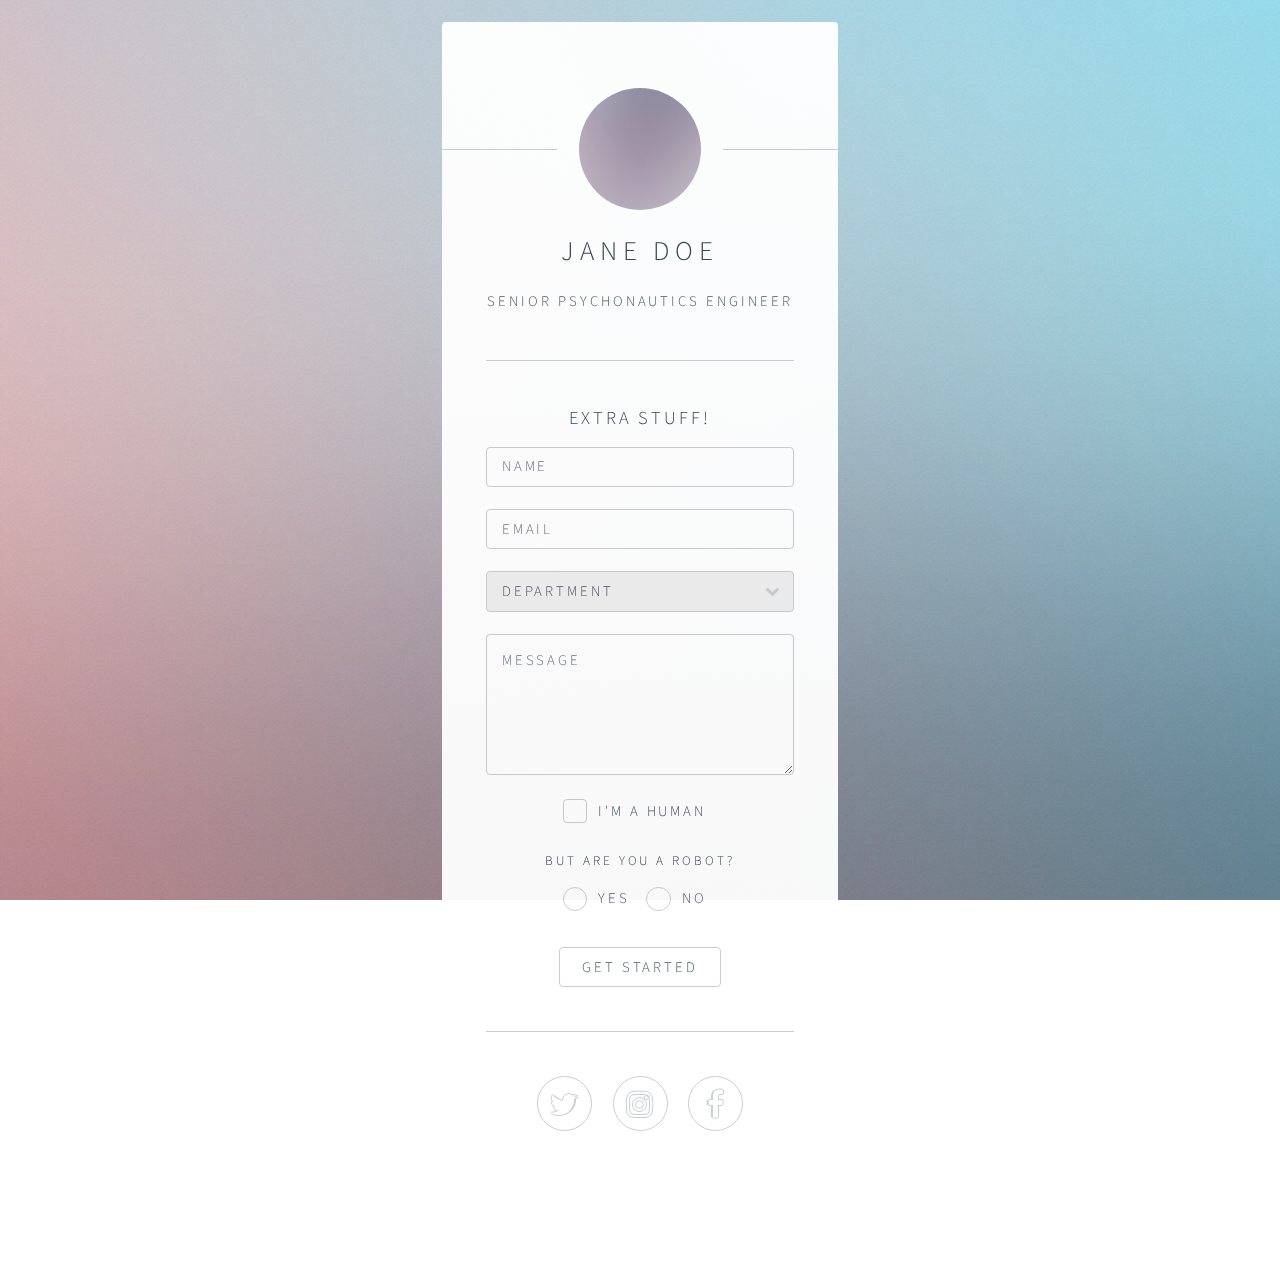
<file: ident/index.html>
<!--
@Author: John Isaacs <john>
@Date:   27-Sep-162016
@Filename: index.html
@Last modified by:   john
@Last modified time: 12-Feb-172017
-->



<!DOCTYPE HTML>
<!--
	Identity by HTML5 UP
	html5up.net | @ajlkn
	Free for personal and commercial use under the CCA 3.0 license (html5up.net/license)
-->
<html>
	<head>
		<title>Identity by HTML5 UP</title>
		<meta charset="utf-8" />
		<meta name="viewport" content="width=device-width, initial-scale=1" />
		<!--[if lte IE 8]><script src="assets/js/html5shiv.js"></script><![endif]-->
		<link rel="stylesheet" href="assets/css/main.css" />
		<!--[if lte IE 9]><link rel="stylesheet" href="assets/css/ie9.css" /><![endif]-->
		<!--[if lte IE 8]><link rel="stylesheet" href="assets/css/ie8.css" /><![endif]-->
		<noscript><link rel="stylesheet" href="assets/css/noscript.css" /></noscript>
	</head>
	<body class="is-loading">

		<!-- Wrapper -->
			<div id="wrapper">

				<!-- Main -->
					<section id="main">
						<header>
							<span class="avatar"><img src="images/avatar.jpg" alt="" /></span>
							<h1>Jane Doe</h1>
							<p>Senior Psychonautics Engineer</p>
						</header>

						<hr />
						<h2>Extra Stuff!</h2>
						<form method="post" action="#">
							<div class="field">
								<input type="text" name="name" id="name" placeholder="Name" />
							</div>
							<div class="field">
								<input type="email" name="email" id="email" placeholder="Email" />
							</div>
							<div class="field">
								<div class="select-wrapper">
									<select name="department" id="department">
										<option value="">Department</option>
										<option value="sales">Sales</option>
										<option value="tech">Tech Support</option>
										<option value="null">/dev/null</option>
									</select>
								</div>
							</div>
							<div class="field">
								<textarea name="message" id="message" placeholder="Message" rows="4"></textarea>
							</div>
							<div class="field">
								<input type="checkbox" id="human" name="human" /><label for="human">I'm a human</label>
							</div>
							<div class="field">
								<label>But are you a robot?</label>
								<input type="radio" id="robot_yes" name="robot" /><label for="robot_yes">Yes</label>
								<input type="radio" id="robot_no" name="robot" /><label for="robot_no">No</label>
							</div>
							<ul class="actions">
								<li><a href="#" class="button">Get Started</a></li>
							</ul>
						</form>
						<hr />
					
						<footer>
							<ul class="icons">
								<li><a href="#" class="fa-twitter">Twitter</a></li>
								<li><a href="#" class="fa-instagram">Instagram</a></li>
								<li><a href="#" class="fa-facebook">Facebook</a></li>
							</ul>
						</footer>
					</section>

				<!-- Footer -->
					<footer id="footer">
						<ul class="copyright">
							<li>&copy; Jane Doe</li><li>Design: <a href="http://html5up.net">HTML5 UP</a></li>
						</ul>
					</footer>

			</div>

		<!-- Scripts -->
			<!--[if lte IE 8]><script src="assets/js/respond.min.js"></script><![endif]-->
			<script>
				if ('addEventListener' in window) {
					window.addEventListener('load', function() { document.body.className = document.body.className.replace(/\bis-loading\b/, ''); });
					document.body.className += (navigator.userAgent.match(/(MSIE|rv:11\.0)/) ? ' is-ie' : '');
				}
			</script>

	</body>
</html>
</file>
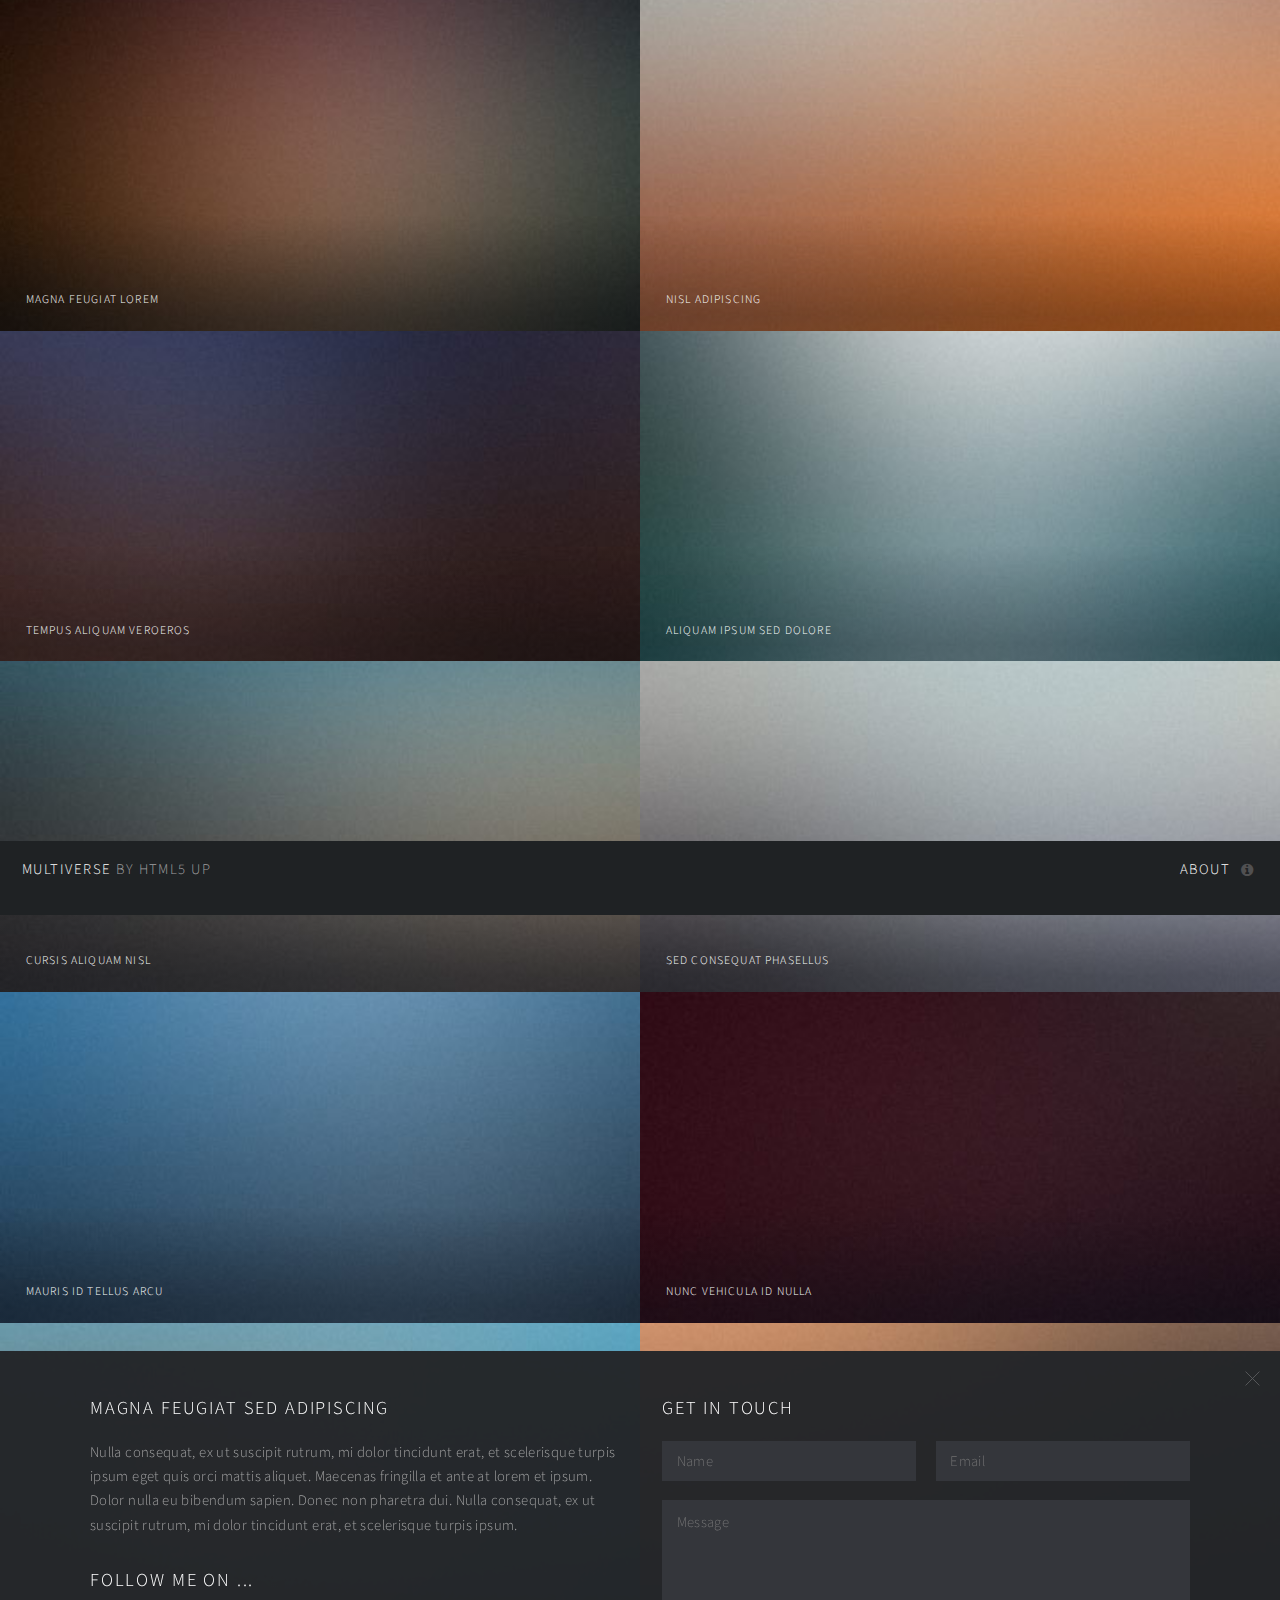
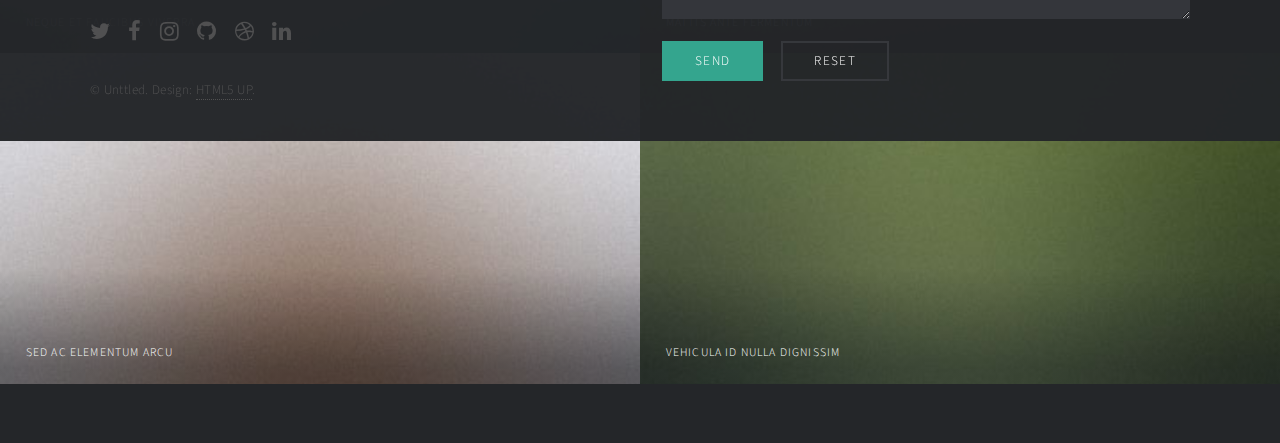
<file: multiverse/index.html>
<!DOCTYPE HTML>
<!--
	Multiverse by HTML5 UP
	html5up.net | @ajlkn
	Free for personal and commercial use under the CCA 3.0 license (html5up.net/license)
-->
<html>
	<head>
		<title>Multiverse by HTML5 UP</title>
		<meta charset="utf-8" />
		<meta name="viewport" content="width=device-width, initial-scale=1, user-scalable=no" />
		<!--[if lte IE 8]><script src="assets/js/ie/html5shiv.js"></script><![endif]-->
		<link rel="stylesheet" href="assets/css/main.css" />
		<!--[if lte IE 9]><link rel="stylesheet" href="assets/css/ie9.css" /><![endif]-->
		<!--[if lte IE 8]><link rel="stylesheet" href="assets/css/ie8.css" /><![endif]-->
	</head>
	<body>

		<!-- Wrapper -->
			<div id="wrapper">

				<!-- Header -->
					<header id="header">
						<h1><a href="index.html"><strong>Multiverse</strong> by HTML5 UP</a></h1>
						<nav>
							<ul>
								<li><a href="#footer" class="icon fa-info-circle">About</a></li>
							</ul>
						</nav>
					</header>

				<!-- Main -->
					<div id="main">
						<article class="thumb">
							<a href="images/fulls/01.jpg" class="image"><img src="images/thumbs/01.jpg" alt="" /></a>
							<h2>Magna feugiat lorem</h2>
							<p>Nunc blandit nisi ligula magna sodales lectus elementum non. Integer id venenatis velit.</p>
						</article>
						<article class="thumb">
							<a href="images/fulls/02.jpg" class="image"><img src="images/thumbs/02.jpg" alt="" /></a>
							<h2>Nisl adipiscing</h2>
							<p>Nunc blandit nisi ligula magna sodales lectus elementum non. Integer id venenatis velit.</p>
						</article>
						<article class="thumb">
							<a href="images/fulls/03.jpg" class="image"><img src="images/thumbs/03.jpg" alt="" /></a>
							<h2>Tempus aliquam veroeros</h2>
							<p>Nunc blandit nisi ligula magna sodales lectus elementum non. Integer id venenatis velit.</p>
						</article>
						<article class="thumb">
							<a href="images/fulls/04.jpg" class="image"><img src="images/thumbs/04.jpg" alt="" /></a>
							<h2>Aliquam ipsum sed dolore</h2>
							<p>Nunc blandit nisi ligula magna sodales lectus elementum non. Integer id venenatis velit.</p>
						</article>
						<article class="thumb">
							<a href="images/fulls/05.jpg" class="image"><img src="images/thumbs/05.jpg" alt="" /></a>
							<h2>Cursis aliquam nisl</h2>
							<p>Nunc blandit nisi ligula magna sodales lectus elementum non. Integer id venenatis velit.</p>
						</article>
						<article class="thumb">
							<a href="images/fulls/06.jpg" class="image"><img src="images/thumbs/06.jpg" alt="" /></a>
							<h2>Sed consequat phasellus</h2>
							<p>Nunc blandit nisi ligula magna sodales lectus elementum non. Integer id venenatis velit.</p>
						</article>
						<article class="thumb">
							<a href="images/fulls/07.jpg" class="image"><img src="images/thumbs/07.jpg" alt="" /></a>
							<h2>Mauris id tellus arcu</h2>
							<p>Nunc blandit nisi ligula magna sodales lectus elementum non. Integer id venenatis velit.</p>
						</article>
						<article class="thumb">
							<a href="images/fulls/08.jpg" class="image"><img src="images/thumbs/08.jpg" alt="" /></a>
							<h2>Nunc vehicula id nulla</h2>
							<p>Nunc blandit nisi ligula magna sodales lectus elementum non. Integer id venenatis velit.</p>
						</article>
						<article class="thumb">
							<a href="images/fulls/09.jpg" class="image"><img src="images/thumbs/09.jpg" alt="" /></a>
							<h2>Neque et faucibus viverra</h2>
							<p>Nunc blandit nisi ligula magna sodales lectus elementum non. Integer id venenatis velit.</p>
						</article>
						<article class="thumb">
							<a href="images/fulls/10.jpg" class="image"><img src="images/thumbs/10.jpg" alt="" /></a>
							<h2>Mattis ante fermentum</h2>
							<p>Nunc blandit nisi ligula magna sodales lectus elementum non. Integer id venenatis velit.</p>
						</article>
						<article class="thumb">
							<a href="images/fulls/11.jpg" class="image"><img src="images/thumbs/11.jpg" alt="" /></a>
							<h2>Sed ac elementum arcu</h2>
							<p>Nunc blandit nisi ligula magna sodales lectus elementum non. Integer id venenatis velit.</p>
						</article>
						<article class="thumb">
							<a href="images/fulls/12.jpg" class="image"><img src="images/thumbs/12.jpg" alt="" /></a>
							<h2>Vehicula id nulla dignissim</h2>
							<p>Nunc blandit nisi ligula magna sodales lectus elementum non. Integer id venenatis velit.</p>
						</article>
					</div>

				<!-- Footer -->
					<footer id="footer" class="panel">
						<div class="inner split">
							<div>
								<section>
									<h2>Magna feugiat sed adipiscing</h2>
									<p>Nulla consequat, ex ut suscipit rutrum, mi dolor tincidunt erat, et scelerisque turpis ipsum eget quis orci mattis aliquet. Maecenas fringilla et ante at lorem et ipsum. Dolor nulla eu bibendum sapien. Donec non pharetra dui. Nulla consequat, ex ut suscipit rutrum, mi dolor tincidunt erat, et scelerisque turpis ipsum.</p>
								</section>
								<section>
									<h2>Follow me on ...</h2>
									<ul class="icons">
										<li><a href="#" class="icon fa-twitter"><span class="label">Twitter</span></a></li>
										<li><a href="#" class="icon fa-facebook"><span class="label">Facebook</span></a></li>
										<li><a href="#" class="icon fa-instagram"><span class="label">Instagram</span></a></li>
										<li><a href="#" class="icon fa-github"><span class="label">GitHub</span></a></li>
										<li><a href="#" class="icon fa-dribbble"><span class="label">Dribbble</span></a></li>
										<li><a href="#" class="icon fa-linkedin"><span class="label">LinkedIn</span></a></li>
									</ul>
								</section>
								<p class="copyright">
									&copy; Unttled. Design: <a href="http://html5up.net">HTML5 UP</a>.
								</p>
							</div>
							<div>
								<section>
									<h2>Get in touch</h2>
									<form method="post" action="#">
										<div class="field half first">
											<input type="text" name="name" id="name" placeholder="Name" />
										</div>
										<div class="field half">
											<input type="text" name="email" id="email" placeholder="Email" />
										</div>
										<div class="field">
											<textarea name="message" id="message" rows="4" placeholder="Message"></textarea>
										</div>
										<ul class="actions">
											<li><input type="submit" value="Send" class="special" /></li>
											<li><input type="reset" value="Reset" /></li>
										</ul>
									</form>
								</section>
							</div>
						</div>
					</footer>

			</div>

		<!-- Scripts -->
			<script src="assets/js/jquery.min.js"></script>
			<script src="assets/js/jquery.poptrox.min.js"></script>
			<script src="assets/js/skel.min.js"></script>
			<script src="assets/js/util.js"></script>
			<!--[if lte IE 8]><script src="assets/js/ie/respond.min.js"></script><![endif]-->
			<script src="assets/js/main.js"></script>

	</body>
</html>
</file>
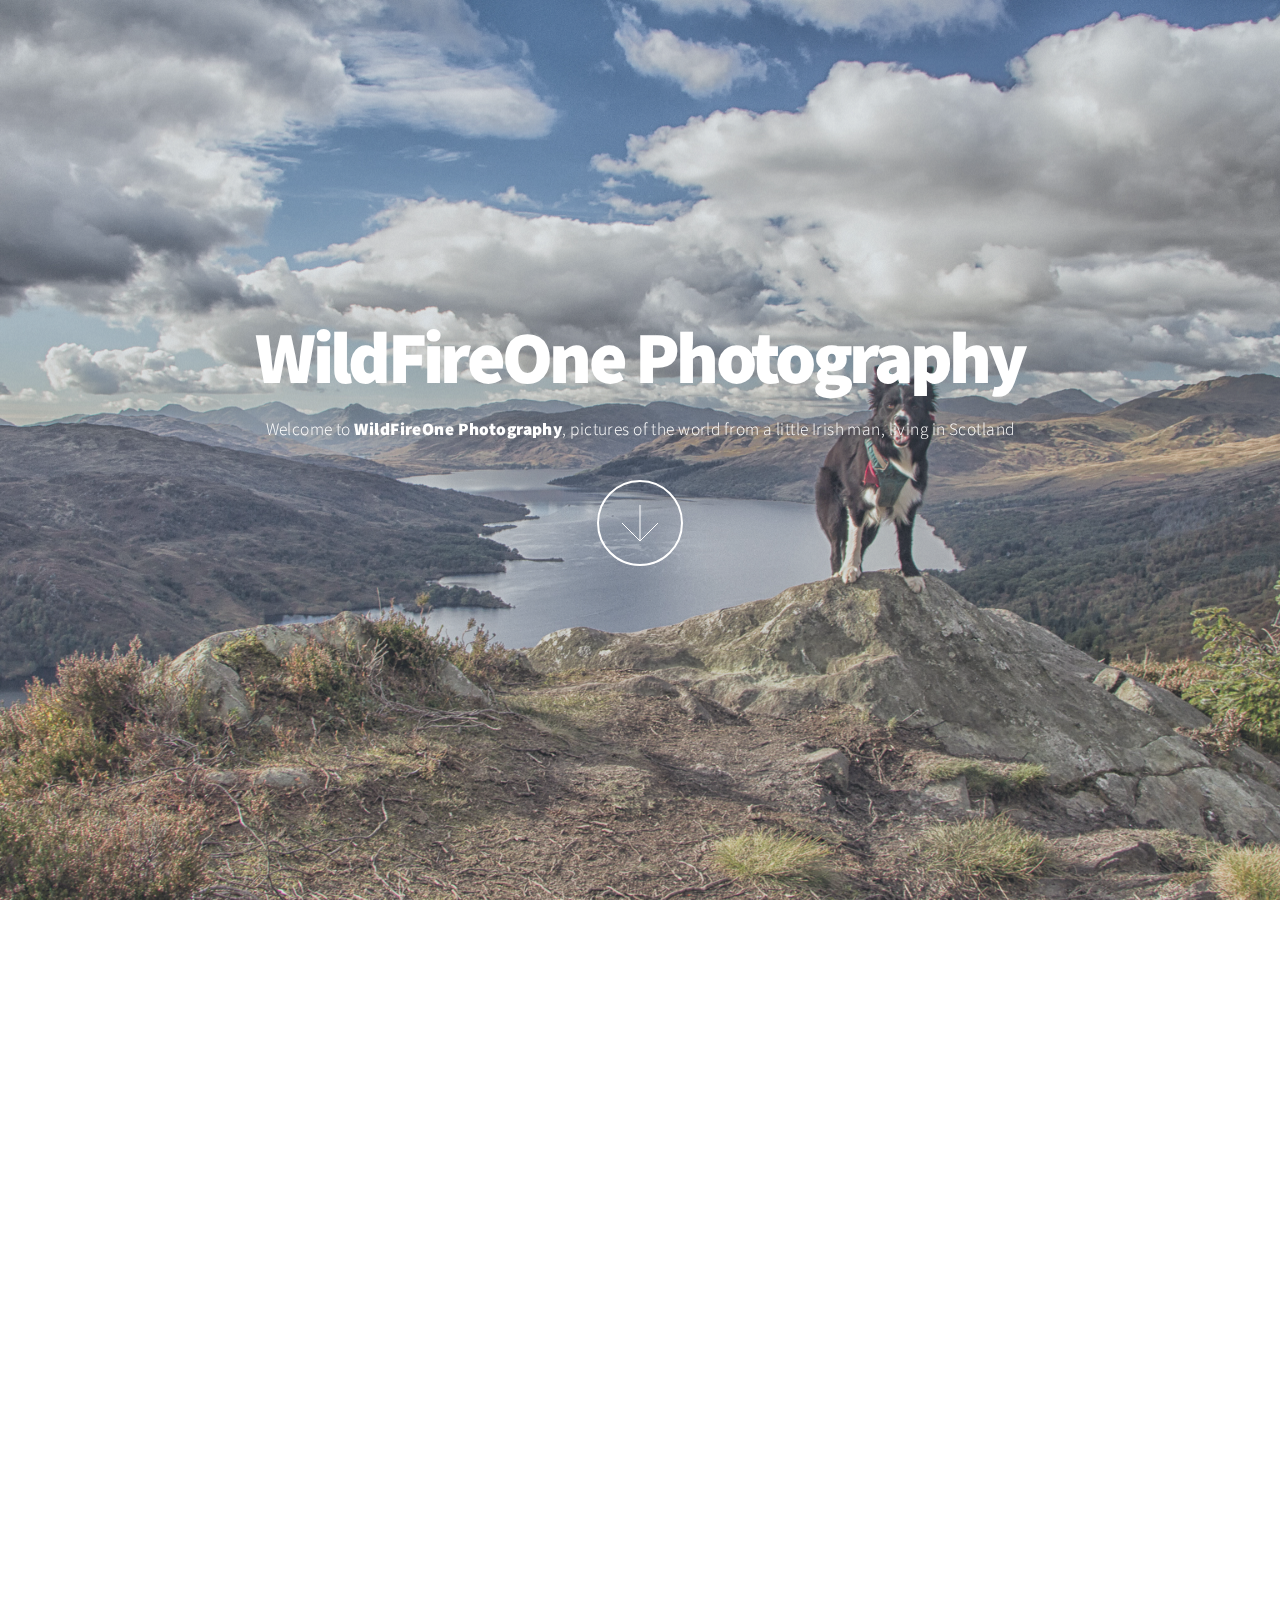
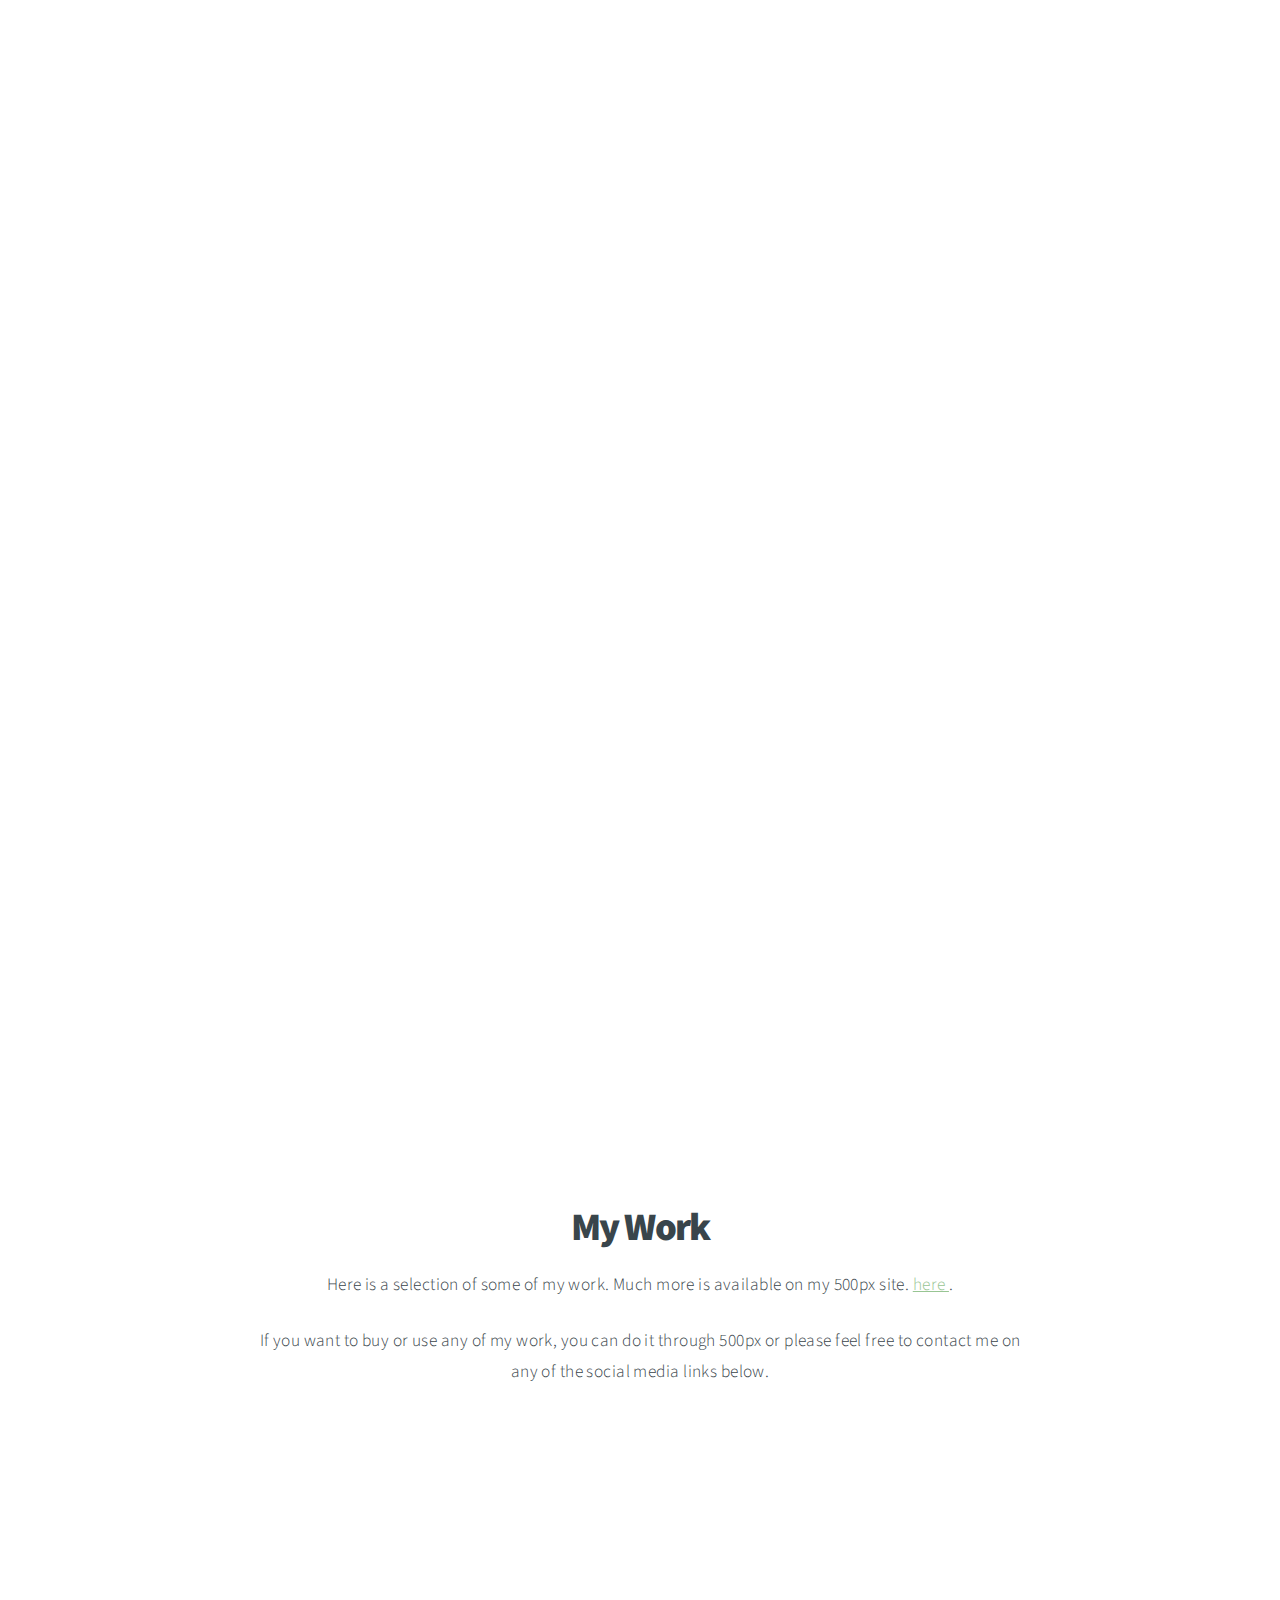
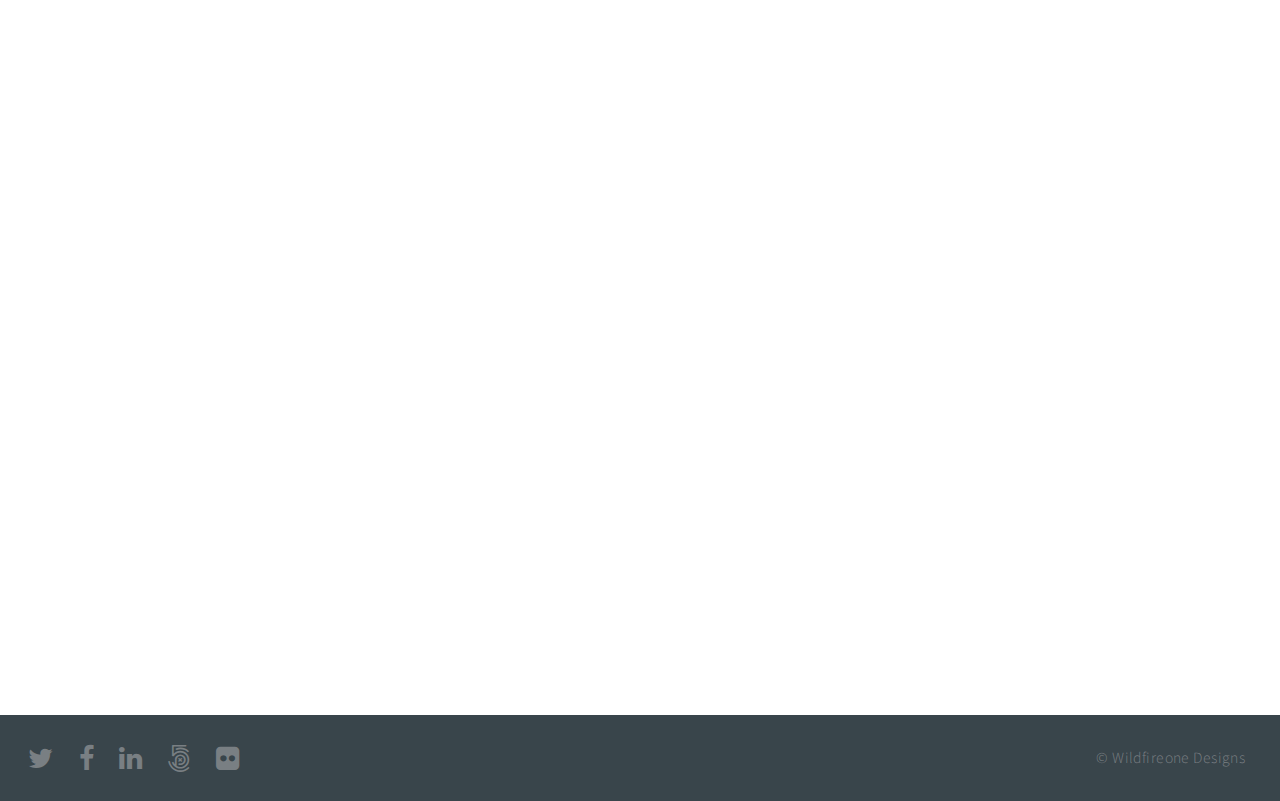
<file: wildfireone/index.html>
<!--
@Author: John Isaacs <john>
@Date:   13-Nov-162016
@Filename: index.html
@Last modified by:   john
@Last modified time: 13-Feb-172017
-->



<!DOCTYPE HTML>
<!--
	Based on Big Picture by HTML5 UP
	html5up.net | @ajlkn
	Free for personal and commercial use under the CCA 3.0 license (html5up.net/license)
-->
<html>
	<head>
		<title>WildFireOne Photography</title>
		<meta charset="utf-8" />
		<meta name="viewport" content="width=device-width, initial-scale=1" />
		<!--[if lte IE 8]><script src="assets/js/ie/html5shiv.js"></script><![endif]-->
		<link rel="stylesheet" href="assets/css/main.css" />
		<!--[if lte IE 8]><link rel="stylesheet" href="assets/css/ie8.css" /><![endif]-->
		<!--[if lte IE 9]><link rel="stylesheet" href="assets/css/ie9.css" /><![endif]-->
	</head>
	<body>

		<!-- Header
			<header id="header">
				<h1>Big Picture</h1>
				<nav>
					<ul>
						<li><a href="#intro">Intro</a></li>
						<li><a href="#one">What I Do</a></li>
						<li><a href="#two">Who I Am</a></li>
						<li><a href="#work">My Work</a></li>
						<li><a href="#contact">Contact</a></li>
					</ul>
				</nav>
			</header>-->

		<!-- Intro -->
			<section id="intro" class="main style1 dark fullscreen">
				<div class="content">
					<header>
						<h2>WildFireOne Photography</h2>
					</header>
					<p>Welcome to <strong>WildFireOne Photography</strong>, pictures of the world from a little Irish man, living in Scotland</p>
					<footer>
						<a href="#one" class="button style2 down">More</a>
					</footer>
				</div>
			</section>

		<!-- One -->
			<section id="one" class="main style2 right dark fullscreen">
				<div class="content box style2">
					<header>
						<h2>Who I Am</h2>
					</header>
					<p>I'm John and these are my Photographs.</p>
					<p>Living at the foot of the Cairngorms, I am often out in the hills with my dog Murphy. Most of the my photography reflects the wild Scottish landscape and the nature I find in it.</p>
					<blockquote>
  					<p>The Mountains are calling and I must go</p>
  					<footer>— John Muir </footer>
					</blockquote>
				</div>
				<a href="#two" class="button style2 down anchored">Next</a>
			</section>

		<!-- Two -->
			<section id="two" class="main style2 left dark fullscreen">
				<div class="content box style2">
					<header>
						<h2>What I Do</h2>
					</header>
					<p>I also travel quite a bit with my work as an Academic in Computer Science</p>
					<p>Travelling serves as inspriation for many of my photographs. Like this little guy to the right who I met in a Louisiana swamp, he looked as surprised to meet me as I did him.</p>
				</div>
				<a href="#work" class="button style2 down anchored">Next</a>
			</section>

		<!-- Work -->
			<section id="work" class="main style3 primary">
				<div class="content">
					<header>
						<h2>My Work</h2>
						<p>Here is a selection of some of my work. Much more is available on my 500px site. <a href="https://500px.com/johnisaacs"> here </a>. </p> <p> If you want to buy or use any of my work, you can do it through 500px or please feel free to contact me on any of the social media links below.</p>
					</header>

					<!-- Gallery  -->
						<div class="gallery">
							<article class="from-left">
								<a href="images/fulls/1.jpg" class="image fit"><img src="images/thumbs/1.jpg" title="Evening on Achray" alt="" /></a>
							</article>
							<article class="from-right">
								<a href="images/fulls/2.jpg" class="image fit"><img src="images/thumbs/2.jpg" title="A Joke Long Time Go" alt="" /></a>
							</article>
							<article class="from-left">
								<a href="images/fulls/3.jpg" class="image fit"><img src="images/thumbs/3.jpg" title="And o'er the crystal streamlets plays" alt="" /></a>
							</article>
							<article class="from-right">
								<a href="images/fulls/4.jpg" class="image fit"><img src="images/thumbs/4.jpg" title="Littlest Hobo" alt="" /></a>
							</article>
							<article class="from-left">
								<a href="images/fulls/5.jpg" class="image fit"><img src="images/thumbs/5.jpg" title="The Magic Stone" alt="" /></a>
							</article>
							<article class="from-right">
								<a href="images/fulls/6.jpg" class="image fit"><img src="images/thumbs/6.jpg" title="Brodgar's Ring" alt="" /></a>
							</article>
						</div>

				</div>
			</section>

		<!-- Contact
			<section id="contact" class="main style3 secondary">
				<div class="content">
					<header>
						<h2>Say Hello.</h2>
						<p>Lorem ipsum dolor sit amet et sapien sed elementum egestas dolore condimentum.</p>
					</header>
					<div class="box">
						<form method="post" action="#">
							<div class="field half first"><input type="text" name="name" placeholder="Name" /></div>
							<div class="field half"><input type="email" name="email" placeholder="Email" /></div>
							<div class="field"><textarea name="message" placeholder="Message" rows="6"></textarea></div>
							<ul class="actions">
								<li><input type="submit" value="Send Message" /></li>
							</ul>
						</form>
					</div>
				</div>
			</section> -->

		<!-- Footer -->
			<footer id="footer">

				<!-- Icons -->
					<ul class="actions">
						<li><a href="https://twitter.com/wildfireone" class="icon fa-twitter"><span class="label">Twitter</span></a></li>
						<li><a href="https://www.facebook.com/WildFireOne" class="icon fa-facebook"><span class="label">Facebook</span></a></li>
						<li><a href="https://www.linkedin.com/in/johnisaacs/" class="icon fa-linkedin"><span class="label">LinkedIn</span></a></li>
						<li><a href="https://500px.com/johnisaacs" class="icon fa-500px"><span class="label">500px</span></a></li>
						<li><a href="https://www.flickr.com/photos/thewildfireone/" class="icon fa-flickr"><span class="label">Flickr</span></a></li>
					</ul>

				<!-- Menu -->
					<ul class="menu">
						<li>&copy; Wildfireone Designs</li>
					</ul>

			</footer>

		<!-- Scripts -->
			<script src="assets/js/jquery.min.js"></script>
			<script src="assets/js/jquery.poptrox.min.js"></script>
			<script src="assets/js/jquery.scrolly.min.js"></script>
			<script src="assets/js/jquery.scrollex.min.js"></script>
			<script src="assets/js/skel.min.js"></script>
			<script src="assets/js/util.js"></script>
			<!--[if lte IE 8]><script src="assets/js/ie/respond.min.js"></script><![endif]-->
			<script src="assets/js/main.js"></script>

	</body>
</html>
</file>
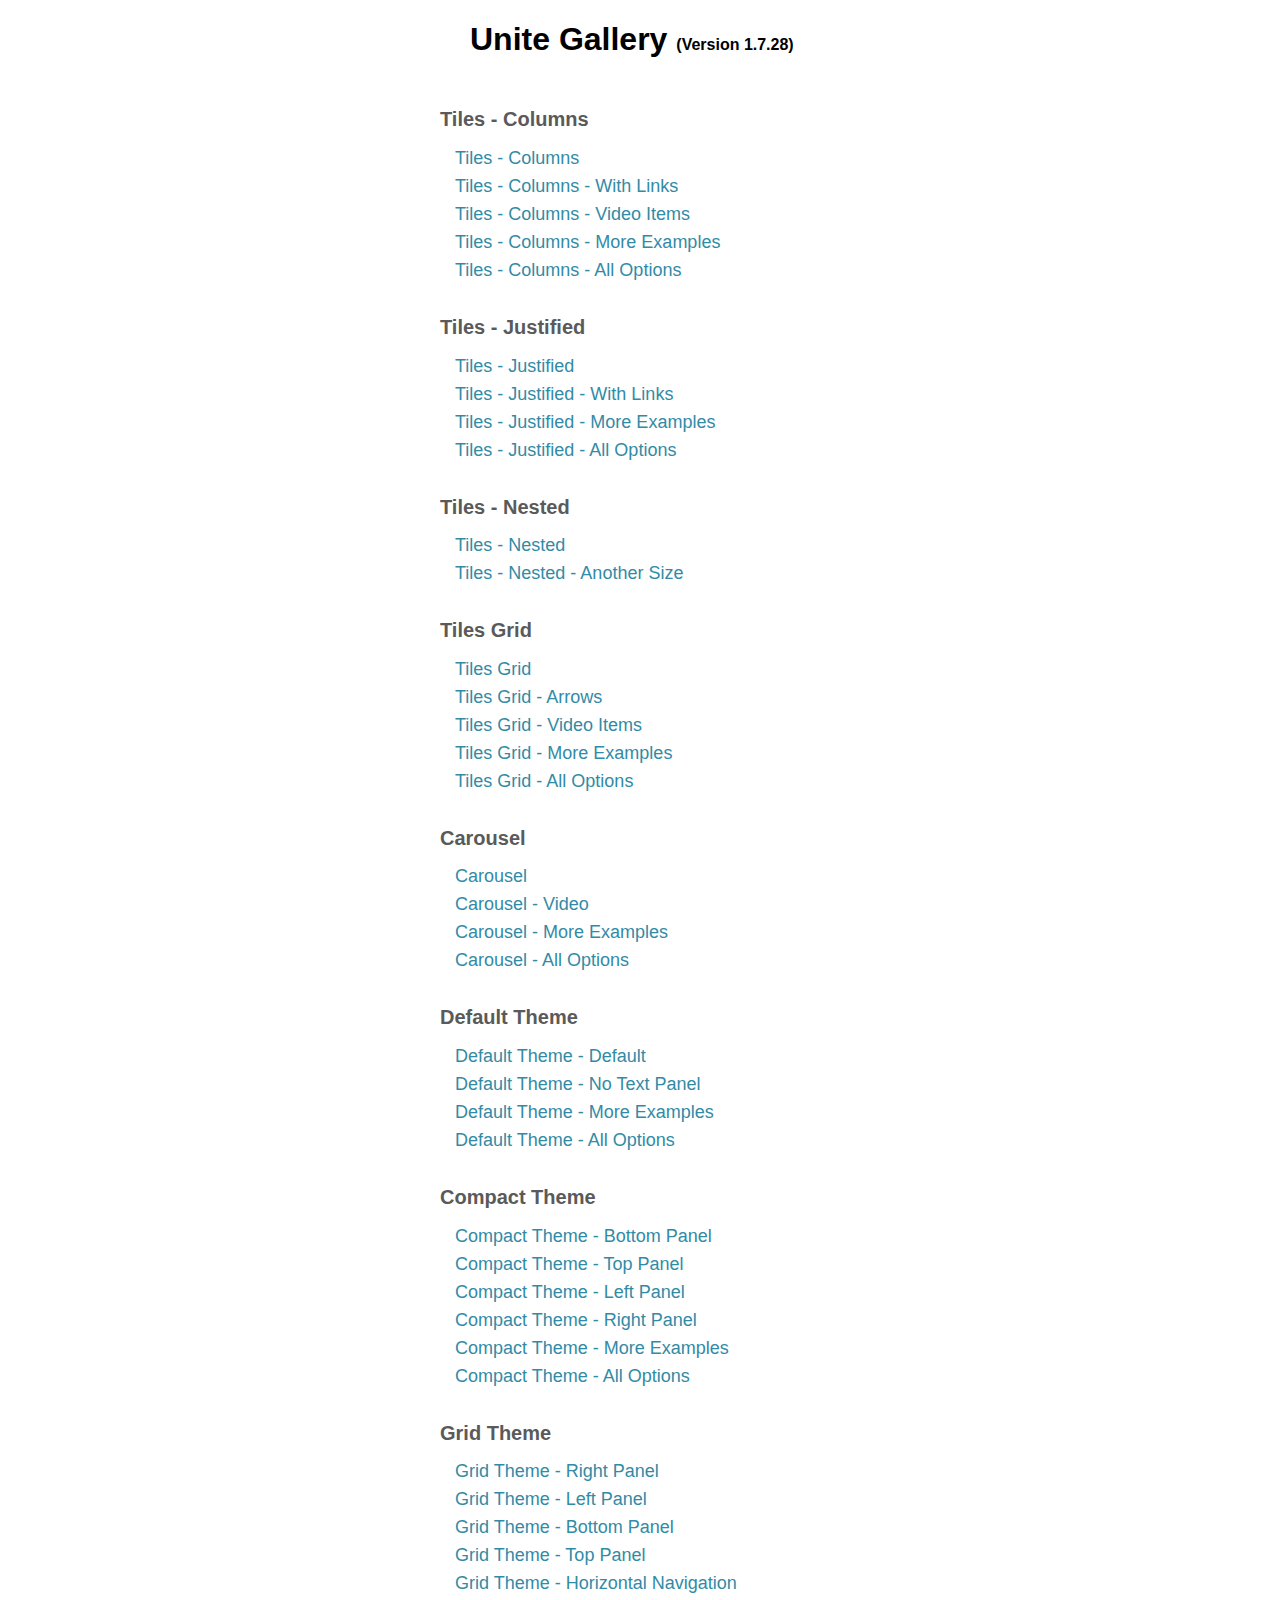
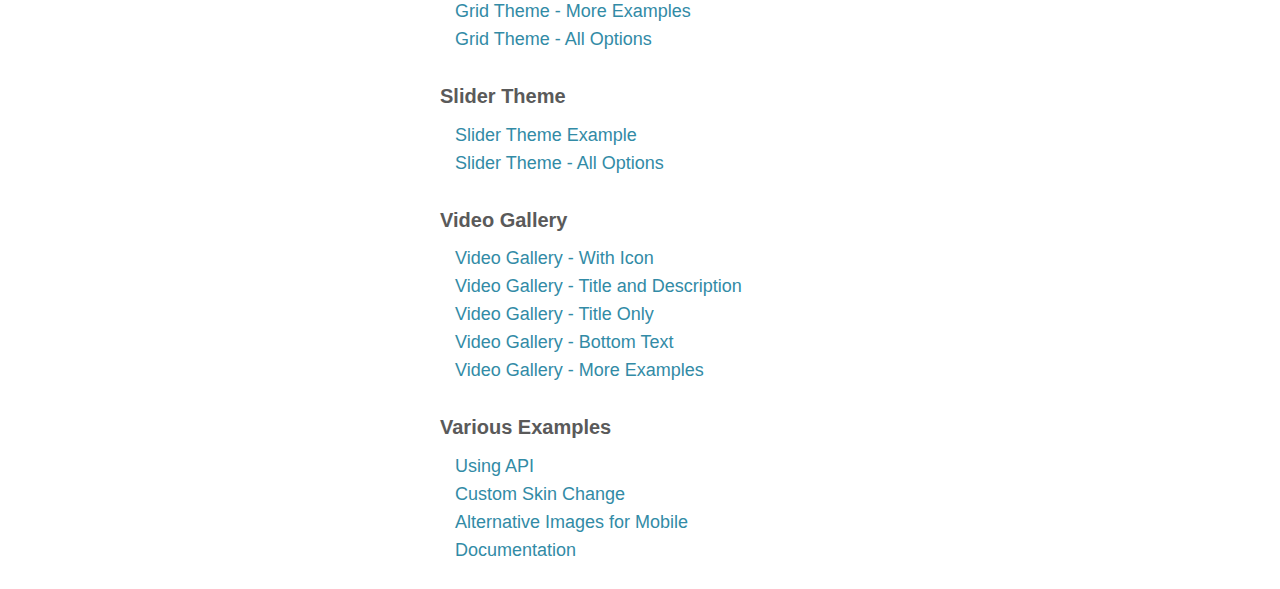
<file: wildfireone.com/unitegallery/package/index.html>
<!DOCTYPE html>

<html xmlns="http://www.w3.org/1999/xhtml">
<head>
<meta http-equiv="Content-Type" content="text/html; charset=UTF-8" />
<title>Unite Gallery</title>

	<script type='text/javascript' src='unitegallery/js/jquery-11.0.min.js'></script>		
	
	<style>
		body{
			font-family:sans-serif,verdana;
			color:#5A5A5A;
		}
		
		.main{
			margin:0px auto;
			width:400px;
			padding-bottom:20px;
		}
		
		ul{
			margin:0px;
			padding:0px;
			display:block;			
		}
		
		ul li{
			text-align:left;
			list-style:none;
			margin-top:7px;
			padding-left:15px;
		}
		
		ul li a{
			text-decoration:none;
			font-size:18px;
			color:#328BA6;
		}
		
		ul li a:hover{
			color:#40A632;
		}
		
		h1{
			padding-left:30px;
			margin-bottom:50px;
		}
		h1 a{
			text-decoration:none;
			color:#000000;
		}
		h1 a:hover{
			text-decoration:underline;
		}
		
		h1 span{
			font-size:16px;
		}
		
		h2{
			margin-top:35px;
			font-size:20px;
		}
		
	</style>
	
</head>

<body>
	
	<div class="main">
		<h1><a href="http://unitegallery.net" target="_blank">Unite Gallery</a> <span><a href="unitegallery/release_log.txt" target="_blank">(Version 1.7.28)</a></span></h1>

		<h2>Tiles - Columns</h2>
		
		<ul>
			<li>
				<a href="tiles_columns.html" target="_blank">Tiles - Columns</a>
			</li>
			<li>
				<a href="tiles_columns_links.html" target="_blank">Tiles - Columns - With Links</a>
			</li>
			<li>
				<a href="tiles_columns_video.html" target="_blank">Tiles - Columns - Video Items</a>
			</li>
			<li>
				<a href="http://unitegallery.net/index.php?page=tiles-columns-variuos" target="_blank">Tiles - Columns - More Examples</a>
			</li>
			<li>
				<a href="http://unitegallery.net/index.php?page=tiles-columns-options" target="_blank">Tiles - Columns - All Options</a>
			</li>
			
		</ul>
		
		<h2>Tiles - Justified</h2>
		
		<ul>
			<li>
				<a href="tiles_justified.html" target="_blank">Tiles - Justified</a>
			</li>
			<li>
				<a href="tiles_justified_links.html" target="_blank">Tiles - Justified - With Links</a>
			</li>
			<li>
				<a href="http://unitegallery.net/index.php?page=tiles-justified-various" target="_blank">Tiles - Justified - More Examples</a>
			</li>
			<li>
				<a href="http://unitegallery.net/index.php?page=tiles-justified-options" target="_blank">Tiles - Justified - All Options</a>
			</li>
		</ul>

		<h2>Tiles - Nested</h2>
		
		<ul>
			<li>
				<a href="tiles_nested.html" target="_blank">Tiles - Nested</a>
			</li>
			<li>
				<a href="tiles_nested_size.html" target="_blank">Tiles - Nested - Another Size</a>
			</li>
		</ul>
	
		<h2>Tiles Grid</h2>
		
		<ul>
			<li>
				<a href="tilesgrid.html" target="_blank">Tiles Grid</a>
			</li>
			<li>
				<a href="tilesgrid_arrows.html" target="_blank">Tiles Grid - Arrows</a>
			</li>
			<li>
				<a href="tilesgrid_video.html" target="_blank">Tiles Grid - Video Items</a>
			</li>
			<li>
				<a href="http://unitegallery.net/index.php?page=tilesgrid-variuos" target="_blank">Tiles Grid - More Examples</a>
			</li>
			<li>
				<a href="http://unitegallery.net/index.php?page=tilesgrid-options" target="_blank">Tiles Grid - All Options</a>
			</li>
		</ul>
		
		<h2>Carousel</h2>
		
		<ul>
			<li>
				<a href="carousel.html" target="_blank">Carousel</a>
			</li>
			<li>
				<a href="carousel_video.html" target="_blank">Carousel - Video</a>
			</li>
			<li>
				<a href="http://unitegallery.net/index.php?page=carousel-various" target="_blank">Carousel - More Examples</a>
			</li>
			<li>
				<a href="http://unitegallery.net/index.php?page=carousel-options" target="_blank">Carousel - All Options</a>
			</li>
		</ul>
		
			
		<h2>Default Theme</h2>
		
		<ul>
			<li>
				<a href="default.html" target="_blank">Default Theme - Default</a>
			</li>
			<li>
				<a href="default_no_panel.html" target="_blank">Default Theme - No Text Panel</a>
			</li>
			<li>
				<a href="http://unitegallery.net/index.php?page=default-variuos" target="_blank">Default Theme - More Examples</a>
			</li>
			<li>
				<a href="http://unitegallery.net/index.php?page=default-options" target="_blank">Default Theme - All Options</a>
			</li>
		</ul>
		
		<h2>Compact Theme</h2>
		
		<ul>
			<li>
				<a href="compact_bottom.html" target="_blank">Compact Theme - Bottom Panel</a>
			</li>
			<li>
				<a href="compact_top.html" target="_blank">Compact Theme - Top Panel</a>
			</li>
			<li>
				<a href="compact_left.html" target="_blank">Compact Theme - Left Panel</a>
			</li>
			<li>
				<a href="compact_right.html" target="_blank">Compact Theme - Right Panel</a>
			</li>
			<li>
				<a href="http://unitegallery.net/index.php?page=compact-variuos" target="_blank">Compact Theme - More Examples</a>
			</li>
			<li>
				<a href="http://unitegallery.net/index.php?page=compact-options" target="_blank">Compact Theme - All Options</a>
			</li>
		</ul>
		
		<h2>Grid Theme</h2>
		
		<ul>
			<li>
				<a href="grid_right.html" target="_blank">Grid Theme - Right Panel</a>
			</li>
			<li>
				<a href="grid_left.html" target="_blank">Grid Theme - Left Panel</a>
			</li>
			<li>
				<a href="grid_bottom.html" target="_blank">Grid Theme - Bottom Panel</a>
			</li>
			<li>
				<a href="grid_top.html" target="_blank">Grid Theme - Top Panel</a>
			</li>
			<li>
				<a href="grid_horizontal.html" target="_blank">Grid Theme - Horizontal Navigation</a>
			</li>
			<li>
				<a href="http://unitegallery.net/index.php?page=grid-various" target="_blank">Grid Theme - More Examples</a>
			</li>
			<li>
				<a href="http://unitegallery.net/index.php?page=grid-options" target="_blank">Grid Theme - All Options</a>
			</li>
		</ul>
		
		<h2>Slider Theme</h2>
		
		<ul>
			<li>
				<a href="slider.html" target="_blank">Slider Theme Example</a>
			</li>
			<li>
				<a href="http://unitegallery.net/index.php?page=slider-options" target="_blank">Slider Theme - All Options</a>
			</li>
		</ul>
	
		<h2>Video Gallery</h2>
		
		<ul>
			<li>
				<a href="video_icon.html" target="_blank">Video Gallery - With Icon</a>
			</li>
			<li>
				<a href="video_both.html" target="_blank">Video Gallery - Title and Description</a>
			</li>
			<li>
				<a href="video_title.html" target="_blank">Video Gallery - Title Only</a>
			</li>
			<li>
				<a href="video_bottom.html" target="_blank">Video Gallery - Bottom Text</a>
			</li>
			<li>
				<a href="http://unitegallery.net/index.php?page=video-theme-options" target="_blank">Video Gallery - More Examples</a>
			</li>
		</ul>
		
		<h2>Various Examples</h2>
		
		<ul>
			<li>
				<a href="api.html" target="_blank">Using API</a>
			</li>
			<li>
				<a href="skin.html" target="_blank">Custom Skin Change</a>
			</li>
			<li>
				<a href="alter_images.html" target="_blank">Alternative Images for Mobile</a>
			</li>
			<li>
				<a href="http://unitegallery.net/index.php?page=documentation" target="_blank">Documentation</a>
			</li>
		</ul>
		
	</div>

</body>
</html>
</file>
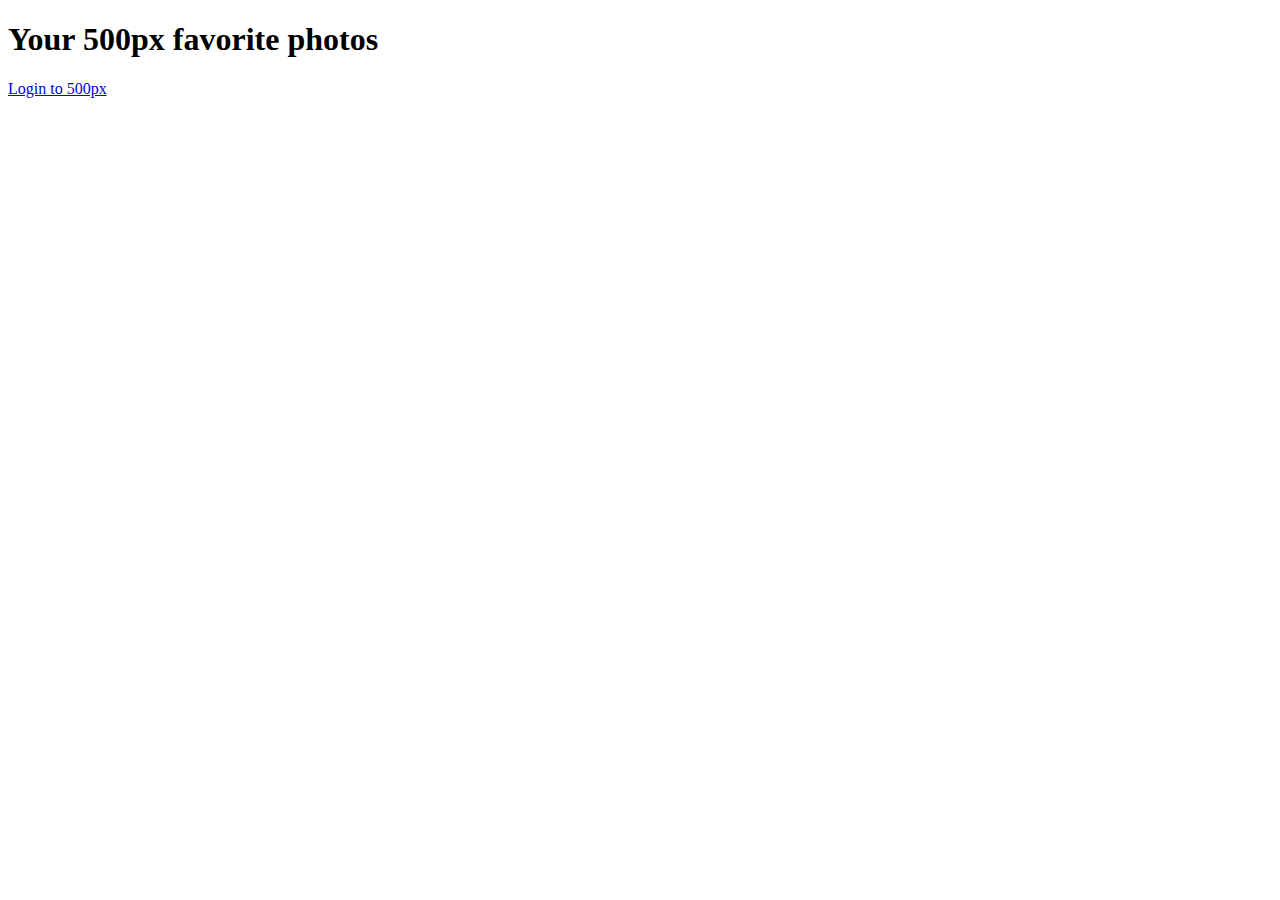
<file: wildfireone.com/example1.html>
<!DOCTYPE html>
<html>
  <head>
    <title>500px SDK Example 1</title>
    <script src="assets/js/jquery.min.js"></script>
    <script src="assets/js/500px.js"></script>
  </head>
  <body>
    <script>
      $(function () {
        _500px.init({
      		sdk_key: '1432fae088a34f857132fd6697e562672c39f415'
    		});

        // When the user logs in we will pull their favorite photos
        _500px.on('authorization_obtained', function () {
          $('#not_logged_in').hide();
          $('#logged_in').show();

          // Get my user id
          _500px.api('/users', function (response) {
            var me = response.data.user;
console.log(me);
            // Get my favorites
            _500px.api('/photos', { feature: 'user_favorites', user_id: me.id }, function (response) {
              if (response.data.photos.length == 0) {
                alert('You have no favorite photos.');
              } else {
                $.each(response.data.photos, function () {
                  $('#logged_in').append('<img src="' + this.image_url + '" />');
                });
              }
            });
          });
        });

        _500px.on('logout', function () {
          $('#not_logged_in').show();
          $('#logged_in').hide();
          $('#logged_in').html('');
        });

        // If the user has already logged in & authorized your application, this will fire an 'authorization_obtained' event
        _500px.getAuthorizationStatus();

        // If the user clicks the login link, log them in
        $('#login').click(_500px.login);
      });
    </script>

    <h1>Your 500px favorite photos</h1>

    <div id="not_logged_in">
      <a href="#" id="login">Login to 500px</a>
    </div>
    <div id="logged_in" style="display: none;">
    </div>
  </body>
</html>
</file>
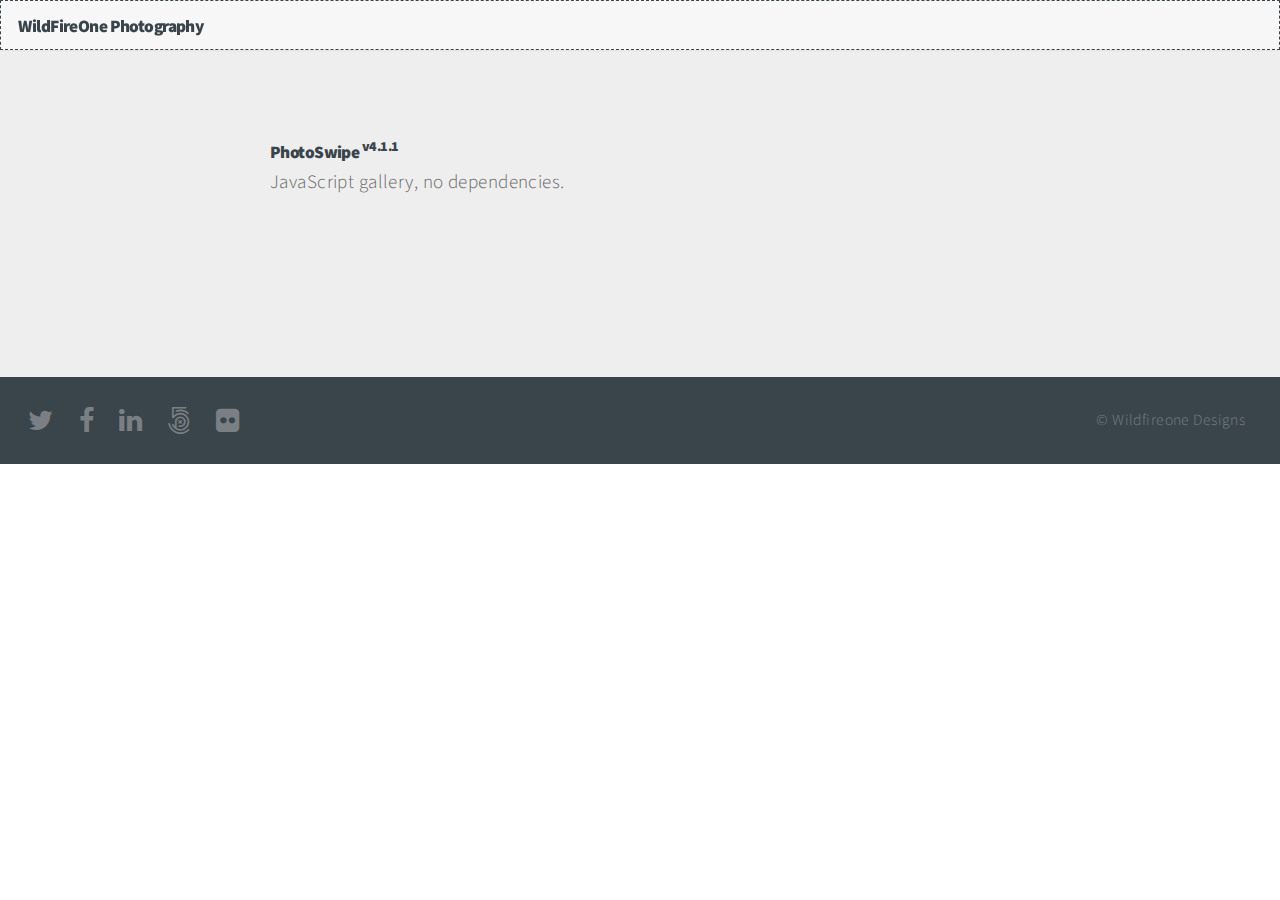
<file: wildfireone.com/gallery2.html>
<!DOCTYPE html>
<html lang="en" prefix="og: http://ogp.me/ns#" debug="true">

<head>


  <title>PhotoSwipe: Responsive JavaScript Image Gallery</title>
  <link href="assets/css/site.css" rel="stylesheet" />
  <link href="assets/css/photoswipe.css" rel="stylesheet" />
  <link href="assets/css/default-skin/default-skin.css" rel="stylesheet" />
  <link rel="stylesheet" href="assets/css/main.css" />




  <!--[if lt IE 9]>
       <script>
          document.createElement('figure');
       </script>
      <![endif]-->
</head>

<body>
  <header id="header">
    <h1>WildFireOne Photography</h1>
    <!-- <nav>
      <ul>
        <li><a href="index.html#intro">Intro</a></li>
        <li><a href="index.html#one">Who I Am</a></li>
        <li><a href="index.html#two">What I Do</a></li>
        <li><a href="index.html#work">My Work</a></li>
        <li><a href="index.html#contact">Contact</a></li>
      </ul>
    </nav> -->
  </header>





  <div class="section section--head">

    <div class="row row--heading">
      <h1>PhotoSwipe<a href="https://github.com/dimsemenov/PhotoSwipe/releases"> v4.1.1</a></h1>
      <p>JavaScript gallery, no dependencies.</p>
    </div>



    <div class="row">
      <div id="demo-test-gallery" class="demo-gallery">

        



      </div>
    </div>
      <!-- <figure class="demo-gallery__title">Demo gallery &middot; 5 photos</figure> -->

      <div id="gallery" class="pswp" tabindex="-1" role="dialog" aria-hidden="true">
        <div class="pswp__bg"></div>

        <div class="pswp__scroll-wrap">

          <div class="pswp__container">
            <div class="pswp__item"></div>
            <div class="pswp__item"></div>
            <div class="pswp__item"></div>
          </div>

          <div class="pswp__ui pswp__ui--hidden">

            <div class="pswp__top-bar">

              <div class="pswp__counter"></div>

              <button class="pswp__button pswp__button--close" title="Close (Esc)"></button>

              <button class="pswp__button pswp__button--share" title="Share"></button>

              <button class="pswp__button pswp__button--fs" title="Toggle fullscreen"></button>

              <button class="pswp__button pswp__button--zoom" title="Zoom in/out"></button>

              <div class="pswp__preloader">
                <div class="pswp__preloader__icn">
                  <div class="pswp__preloader__cut">
                    <div class="pswp__preloader__donut"></div>
                  </div>
                </div>
              </div>
            </div>


            <!-- <div class="pswp__loading-indicator"><div class="pswp__loading-indicator__line"></div></div> -->

            <div class="pswp__share-modal pswp__share-modal--hidden pswp__single-tap">
              <div class="pswp__share-tooltip">
                <!-- <a href="#" class="pswp__share--facebook"></a>
					<a href="#" class="pswp__share--twitter"></a>
					<a href="#" class="pswp__share--pinterest"></a>
					<a href="#" download class="pswp__share--download"></a> -->
              </div>
            </div>

            <button class="pswp__button pswp__button--arrow--left" title="Previous (arrow left)"></button>
            <button class="pswp__button pswp__button--arrow--right" title="Next (arrow right)"></button>
            <div class="pswp__caption">
              <div class="pswp__caption__center">
              </div>
            </div>
          </div>

        </div>


      </div>

    </div>
      <footer id="footer">

				<!-- Icons -->
					<ul class="actions">
						<li><a href="https://twitter.com/wildfireone" class="icon fa-twitter"><span class="label">Twitter</span></a></li>
						<li><a href="https://www.facebook.com/WildFireOne" class="icon fa-facebook"><span class="label">Facebook</span></a></li>
						<li><a href="https://www.linkedin.com/in/johnisaacs/" class="icon fa-linkedin"><span class="label">LinkedIn</span></a></li>
						<li><a href="https://500px.com/johnisaacs" class="icon fa-500px"><span class="label">500px</span></a></li>
						<li><a href="https://www.flickr.com/photos/thewildfireone/" class="icon fa-flickr"><span class="label">Flickr</span></a></li>
					</ul>

				<!-- Menu -->
					<ul class="menu">
						<li>&copy; Wildfireone Designs</li>
					</ul>

			</footer>
      <script src="assets/js/jquery.min.js"></script>
      <script src="assets/js/jquery.poptrox.min.js"></script>
      <script src="assets/js/jquery.scrolly.min.js"></script>
      <script src="assets/js/jquery.scrollex.min.js"></script>
      <script src="assets/js/skel.min.js"></script>
      <script src="assets/js/util.js"></script>
      <script src="assets/js/500px.js"></script>
      <script src="assets/js/photoswipe.min.js"></script>
      <script src="assets/js/photoswipe-ui-default.min.js"></script>
      <script src="assets/js/photo.js"></script>


      <script type="text/javascript">
        (function() {

          var galleryid = getParameterByName('gallery');
          getGallery(galleryid,$('#demo-test-gallery'));

          var initPhotoSwipeFromDOM = function(gallerySelector) {

            var parseThumbnailElements = function(el) {
              var thumbElements = el.childNodes,
                numNodes = thumbElements.length,
                items = [],
                el,
                childElements,
                thumbnailEl,
                size,
                item;

              for (var i = 0; i < numNodes; i++) {
                el = thumbElements[i];

                // include only element nodes
                if (el.nodeType !== 1) {
                  continue;
                }

                childElements = el.children;

                size = el.getAttribute('data-size').split('x');

                // create slide object
                item = {
                  src: el.getAttribute('href'),
                  w: parseInt(size[0], 10),
                  h: parseInt(size[1], 10),
                  author: el.getAttribute('data-author')
                };

                item.el = el; // save link to element for getThumbBoundsFn

                if (childElements.length > 0) {
                  item.msrc = childElements[0].getAttribute('src'); // thumbnail url
                  if (childElements.length > 1) {
                    item.title = childElements[1].innerHTML; // caption (contents of figure)
                  }
                }


                var mediumSrc = el.getAttribute('data-med');
                if (mediumSrc) {
                  size = el.getAttribute('data-med-size').split('x');
                  // "medium-sized" image
                  item.m = {
                    src: mediumSrc,
                    w: parseInt(size[0], 10),
                    h: parseInt(size[1], 10)
                  };
                }
                // original image
                item.o = {
                  src: item.src,
                  w: item.w,
                  h: item.h
                };

                items.push(item);
              }

              return items;
            };

            // find nearest parent element
            var closest = function closest(el, fn) {
              return el && (fn(el) ? el : closest(el.parentNode, fn));
            };

            var onThumbnailsClick = function(e) {
              e = e || window.event;
              e.preventDefault ? e.preventDefault() : e.returnValue = false;

              var eTarget = e.target || e.srcElement;

              var clickedListItem = closest(eTarget, function(el) {
                return el.tagName === 'A';
              });

              if (!clickedListItem) {
                return;
              }

              var clickedGallery = clickedListItem.parentNode;

              var childNodes = clickedListItem.parentNode.childNodes,
                numChildNodes = childNodes.length,
                nodeIndex = 0,
                index;

              for (var i = 0; i < numChildNodes; i++) {
                if (childNodes[i].nodeType !== 1) {
                  continue;
                }

                if (childNodes[i] === clickedListItem) {
                  index = nodeIndex;
                  break;
                }
                nodeIndex++;
              }

              if (index >= 0) {
                openPhotoSwipe(index, clickedGallery);
              }
              return false;
            };

            var photoswipeParseHash = function() {
              var hash = window.location.hash.substring(1),
                params = {};

              if (hash.length < 5) { // pid=1
                return params;
              }

              var vars = hash.split('&');
              for (var i = 0; i < vars.length; i++) {
                if (!vars[i]) {
                  continue;
                }
                var pair = vars[i].split('=');
                if (pair.length < 2) {
                  continue;
                }
                params[pair[0]] = pair[1];
              }

              if (params.gid) {
                params.gid = parseInt(params.gid, 10);
              }

              return params;
            };

            var openPhotoSwipe = function(index, galleryElement, disableAnimation, fromURL) {
              var pswpElement = document.querySelectorAll('.pswp')[0],
                gallery,
                options,
                items;

              items = parseThumbnailElements(galleryElement);

              // define options (if needed)
              options = {

                galleryUID: galleryElement.getAttribute('data-pswp-uid'),

                getThumbBoundsFn: function(index) {
                  // See Options->getThumbBoundsFn section of docs for more info
                  var thumbnail = items[index].el.children[0],
                    pageYScroll = window.pageYOffset || document.documentElement.scrollTop,
                    rect = thumbnail.getBoundingClientRect();

                  return {
                    x: rect.left,
                    y: rect.top + pageYScroll,
                    w: rect.width
                  };
                },

                addCaptionHTMLFn: function(item, captionEl, isFake) {
                  if (!item.title) {
                    captionEl.children[0].innerText = '';
                    return false;
                  }
                  captionEl.children[0].innerHTML = item.title + '<br/><small>Photo: ' + item.author + '</small>';
                  return true;
                },

              };


              if (fromURL) {
                if (options.galleryPIDs) {
                  // parse real index when custom PIDs are used
                  // http://photoswipe.com/documentation/faq.html#custom-pid-in-url
                  for (var j = 0; j < items.length; j++) {
                    if (items[j].pid == index) {
                      options.index = j;
                      break;
                    }
                  }
                } else {
                  options.index = parseInt(index, 10) - 1;
                }
              } else {
                options.index = parseInt(index, 10);
              }

              // exit if index not found
              if (isNaN(options.index)) {
                return;
              }



              var radios = document.getElementsByName('gallery-style');
              for (var i = 0, length = radios.length; i < length; i++) {
                if (radios[i].checked) {
                  if (radios[i].id == 'radio-all-controls') {

                  } else if (radios[i].id == 'radio-minimal-black') {
                    options.mainClass = 'pswp--minimal--dark';
                    options.barsSize = {
                      top: 0,
                      bottom: 0
                    };
                    options.captionEl = false;
                    options.fullscreenEl = false;
                    options.shareEl = false;
                    options.bgOpacity = 0.85;
                    options.tapToClose = true;
                    options.tapToToggleControls = false;
                  }
                  break;
                }
              }

              if (disableAnimation) {
                options.showAnimationDuration = 0;
              }

              // Pass data to PhotoSwipe and initialize it
              gallery = new PhotoSwipe(pswpElement, PhotoSwipeUI_Default, items, options);

              // see: http://photoswipe.com/documentation/responsive-images.html
              var realViewportWidth,
                useLargeImages = false,
                firstResize = true,
                imageSrcWillChange;

              gallery.listen('beforeResize', function() {

                var dpiRatio = window.devicePixelRatio ? window.devicePixelRatio : 1;
                dpiRatio = Math.min(dpiRatio, 2.5);
                realViewportWidth = gallery.viewportSize.x * dpiRatio;


                if (realViewportWidth >= 1200 || (!gallery.likelyTouchDevice && realViewportWidth > 800) || screen.width > 1200) {
                  if (!useLargeImages) {
                    useLargeImages = true;
                    imageSrcWillChange = true;
                  }

                } else {
                  if (useLargeImages) {
                    useLargeImages = false;
                    imageSrcWillChange = true;
                  }
                }

                if (imageSrcWillChange && !firstResize) {
                  gallery.invalidateCurrItems();
                }

                if (firstResize) {
                  firstResize = false;
                }

                imageSrcWillChange = false;

              });

              gallery.listen('gettingData', function(index, item) {
                if (useLargeImages) {
                  item.src = item.o.src;
                  item.w = item.o.w;
                  item.h = item.o.h;
                } else {
                  item.src = item.m.src;
                  item.w = item.m.w;
                  item.h = item.m.h;
                }
              });

              gallery.init();
            };

            // select all gallery elements
            var galleryElements = document.querySelectorAll(gallerySelector);
            for (var i = 0, l = galleryElements.length; i < l; i++) {
              galleryElements[i].setAttribute('data-pswp-uid', i + 1);
              galleryElements[i].onclick = onThumbnailsClick;
            }

            // Parse URL and open gallery if it contains #&pid=3&gid=1
            var hashData = photoswipeParseHash();
            if (hashData.pid && hashData.gid) {
              openPhotoSwipe(hashData.pid, galleryElements[hashData.gid - 1], true, true);
            }
          };

          initPhotoSwipeFromDOM('.demo-gallery');

        })();
      </script>

</body>

</html>
</file>
<file: ident/assets/css/ie9.css>
/*
	Identity by HTML5 UP
	html5up.net | @ajlkn
	Free for personal and commercial use under the CCA 3.0 license (html5up.net/license)
*/

/* Basic */

	body {
		background-image: url("../../images/bg.jpg");
		background-repeat: no-repeat;
		background-size: cover;
		background-position: bottom center;
		background-attachment: fixed;
	}

		body:after {
			display: none;
		}

/* List */

	ul.icons li a:before {
		color: #c8cccf;
	}

	ul.icons li a:hover:before {
		color: #ff7496;
	}

/* Wrapper */

	#wrapper {
		text-align: center;
	}

/* Main */

	#main {
		display: inline-block;
	}
</file>
<file: ident/assets/css/ie8.css>
/*
	Identity by HTML5 UP
	html5up.net | @ajlkn
	Free for personal and commercial use under the CCA 3.0 license (html5up.net/license)
*/

/* List */

	ul.icons li a {
		-ms-behavior: url("assets/js/PIE.htc");
	}

		ul.icons li a:before {
			text-align: center;
			font-size: 26px;
		}

/* Main */

	#main {
		-ms-behavior: url("assets/js/PIE.htc");
	}

		#main .avatar img {
			-ms-behavior: url("assets/js/PIE.htc");
		}

/* Footer */

	#footer {
		color: #fff;
	}

		#footer .copyright li {
			border-left: solid 1px #fff;
		}
</file>
<file: ident/assets/css/noscript.css>
/*
	Identity by HTML5 UP
	html5up.net | @ajlkn
	Free for personal and commercial use under the CCA 3.0 license (html5up.net/license)
*/

/* Basic */

	body:after {
		display: none;
	}

/* Main */

	#main {
		-moz-transform: none !important;
		-webkit-transform: none !important;
		-ms-transform: none !important;
		transform: none !important;
		opacity: 1 !important;
	}
</file>
<file: multiverse/assets/css/ie9.css>
/*
	Multiverse by HTML5 UP
	html5up.net | @ajlkn
	Free for personal and commercial use under the CCA 3.0 license (html5up.net/license)
*/

/* Panel */

	.panel > .inner.split:after {
		clear: both;
		content: '';
		display: block;
	}

	.panel > .inner.split > div {
		float: left;
		margin-left: 0;
		padding-left: 0;
	}

	.panel > .inner.split > :first-child {
		padding-left: 0;
	}

/* Wrapper */

	#wrapper:before {
		display: none;
	}

/* Main */

	#main:after {
		clear: both;
		content: '';
		display: block;
	}

	#main .thumb {
		float: left;
	}
</file>
<file: wildfireone/assets/css/main.css>
/**
* @Author: John Isaacs <john>
* @Date:   13-Nov-162016
* @Filename: main.css
* @Last modified by:   john
* @Last modified time: 12-Feb-172017
*/



@import url("https://fonts.googleapis.com/css?family=Source+Sans+Pro:300,900");
@import url("font-awesome.min.css");

/*
	Big Picture by HTML5 UP
	html5up.net | @ajlkn
	Free for personal and commercial use under the CCA 3.0 license (html5up.net/license)
*/

/* Reset */

	html, body, div, span, applet, object, iframe, h1, h2, h3, h4, h5, h6, p, blockquote, pre, a, abbr, acronym, address, big, cite, code, del, dfn, em, img, ins, kbd, q, s, samp, small, strike, strong, sub, sup, tt, var, b, u, i, center, dl, dt, dd, ol, ul, li, fieldset, form, label, legend, table, caption, tbody, tfoot, thead, tr, th, td, article, aside, canvas, details, embed, figure, figcaption, footer, header, hgroup, menu, nav, output, ruby, section, summary, time, mark, audio, video {
		margin: 0;
		padding: 0;
		border: 0;
		font-size: 100%;
		font: inherit;
		vertical-align: baseline;
	}

	article, aside, details, figcaption, figure, footer, header, hgroup, menu, nav, section {
		display: block;
	}

	body {
		line-height: 1;
	}

	ol, ul {
		list-style: none;
	}

	blockquote, q {
		quotes: none;
	}

	blockquote:before, blockquote:after, q:before, q:after {
		content: '';
		content: none;
	}

	table {
		border-collapse: collapse;
		border-spacing: 0;
	}

	body {
		-webkit-text-size-adjust: none;
	}

/* Box Model */

	*, *:before, *:after {
		-moz-box-sizing: border-box;
		-webkit-box-sizing: border-box;
		box-sizing: border-box;
	}

/* Basic */

	@-ms-viewport {
		width: device-width;
	}

	html {
		height: 100%;
	}

	body {
		background: #ffffff;
		height: 100%;
		min-width: 320px;
	}

		body.is-loading *, body.is-loading *:before, body.is-loading *:after {
			-moz-animation: none !important;
			-webkit-animation: none !important;
			-ms-animation: none !important;
			animation: none !important;
			-moz-transition: none !important;
			-webkit-transition: none !important;
			-ms-transition: none !important;
			transition: none !important;
		}

/* Spinner */

	@-moz-keyframes spinner-rotate {
		0% {
			-moz-transform: scale(1) rotate(0deg);
			-webkit-transform: scale(1) rotate(0deg);
			-ms-transform: scale(1) rotate(0deg);
			transform: scale(1) rotate(0deg);
		}

		100% {
			-moz-transform: scale(1) rotate(360deg);
			-webkit-transform: scale(1) rotate(360deg);
			-ms-transform: scale(1) rotate(360deg);
			transform: scale(1) rotate(360deg);
		}
	}

	@-webkit-keyframes spinner-rotate {
		0% {
			-moz-transform: scale(1) rotate(0deg);
			-webkit-transform: scale(1) rotate(0deg);
			-ms-transform: scale(1) rotate(0deg);
			transform: scale(1) rotate(0deg);
		}

		100% {
			-moz-transform: scale(1) rotate(360deg);
			-webkit-transform: scale(1) rotate(360deg);
			-ms-transform: scale(1) rotate(360deg);
			transform: scale(1) rotate(360deg);
		}
	}

	@-ms-keyframes spinner-rotate {
		0% {
			-moz-transform: scale(1) rotate(0deg);
			-webkit-transform: scale(1) rotate(0deg);
			-ms-transform: scale(1) rotate(0deg);
			transform: scale(1) rotate(0deg);
		}

		100% {
			-moz-transform: scale(1) rotate(360deg);
			-webkit-transform: scale(1) rotate(360deg);
			-ms-transform: scale(1) rotate(360deg);
			transform: scale(1) rotate(360deg);
		}
	}

	@keyframes spinner-rotate {
		0% {
			-moz-transform: scale(1) rotate(0deg);
			-webkit-transform: scale(1) rotate(0deg);
			-ms-transform: scale(1) rotate(0deg);
			transform: scale(1) rotate(0deg);
		}

		100% {
			-moz-transform: scale(1) rotate(360deg);
			-webkit-transform: scale(1) rotate(360deg);
			-ms-transform: scale(1) rotate(360deg);
			transform: scale(1) rotate(360deg);
		}
	}

/* Loader */

	@-moz-keyframes spinner-show {
		0% {
			opacity: 0;
		}

		100% {
			opacity: 1;
		}
	}

	@-webkit-keyframes spinner-show {
		0% {
			opacity: 0;
		}

		100% {
			opacity: 1;
		}
	}

	@-ms-keyframes spinner-show {
		0% {
			opacity: 0;
		}

		100% {
			opacity: 1;
		}
	}

	@keyframes spinner-show {
		0% {
			opacity: 0;
		}

		100% {
			opacity: 1;
		}
	}

	@-moz-keyframes spinner-hide {
		0% {
			-moz-transform: scale(1) rotate(0deg);
			-webkit-transform: scale(1) rotate(0deg);
			-ms-transform: scale(1) rotate(0deg);
			transform: scale(1) rotate(0deg);
			color: #e5e6e7;
			z-index: 100001;
		}

		99% {
			-moz-transform: scale(0.5) rotate(360deg);
			-webkit-transform: scale(0.5) rotate(360deg);
			-ms-transform: scale(0.5) rotate(360deg);
			transform: scale(0.5) rotate(360deg);
			color: #e5e6e7;
			z-index: 100001;
		}

		100% {
			-moz-transform: scale(0.5) rotate(360deg);
			-webkit-transform: scale(0.5) rotate(360deg);
			-ms-transform: scale(0.5) rotate(360deg);
			transform: scale(0.5) rotate(360deg);
			color: #e5e6e7;
			z-index: -1;
		}
	}

	@-webkit-keyframes spinner-hide {
		0% {
			-moz-transform: scale(1) rotate(0deg);
			-webkit-transform: scale(1) rotate(0deg);
			-ms-transform: scale(1) rotate(0deg);
			transform: scale(1) rotate(0deg);
			color: #e5e6e7;
			z-index: 100001;
		}

		99% {
			-moz-transform: scale(0.5) rotate(360deg);
			-webkit-transform: scale(0.5) rotate(360deg);
			-ms-transform: scale(0.5) rotate(360deg);
			transform: scale(0.5) rotate(360deg);
			color: #e5e6e7;
			z-index: 100001;
		}

		100% {
			-moz-transform: scale(0.5) rotate(360deg);
			-webkit-transform: scale(0.5) rotate(360deg);
			-ms-transform: scale(0.5) rotate(360deg);
			transform: scale(0.5) rotate(360deg);
			color: #e5e6e7;
			z-index: -1;
		}
	}

	@-ms-keyframes spinner-hide {
		0% {
			-moz-transform: scale(1) rotate(0deg);
			-webkit-transform: scale(1) rotate(0deg);
			-ms-transform: scale(1) rotate(0deg);
			transform: scale(1) rotate(0deg);
			color: #e5e6e7;
			z-index: 100001;
		}

		99% {
			-moz-transform: scale(0.5) rotate(360deg);
			-webkit-transform: scale(0.5) rotate(360deg);
			-ms-transform: scale(0.5) rotate(360deg);
			transform: scale(0.5) rotate(360deg);
			color: #e5e6e7;
			z-index: 100001;
		}

		100% {
			-moz-transform: scale(0.5) rotate(360deg);
			-webkit-transform: scale(0.5) rotate(360deg);
			-ms-transform: scale(0.5) rotate(360deg);
			transform: scale(0.5) rotate(360deg);
			color: #e5e6e7;
			z-index: -1;
		}
	}

	@keyframes spinner-hide {
		0% {
			-moz-transform: scale(1) rotate(0deg);
			-webkit-transform: scale(1) rotate(0deg);
			-ms-transform: scale(1) rotate(0deg);
			transform: scale(1) rotate(0deg);
			color: #e5e6e7;
			z-index: 100001;
		}

		99% {
			-moz-transform: scale(0.5) rotate(360deg);
			-webkit-transform: scale(0.5) rotate(360deg);
			-ms-transform: scale(0.5) rotate(360deg);
			transform: scale(0.5) rotate(360deg);
			color: #e5e6e7;
			z-index: 100001;
		}

		100% {
			-moz-transform: scale(0.5) rotate(360deg);
			-webkit-transform: scale(0.5) rotate(360deg);
			-ms-transform: scale(0.5) rotate(360deg);
			transform: scale(0.5) rotate(360deg);
			color: #e5e6e7;
			z-index: -1;
		}
	}

	@-moz-keyframes overlay-hide {
		0% {
			opacity: 1;
			z-index: 100000;
		}

		15% {
			opacity: 1;
			z-index: 100000;
		}

		99% {
			opacity: 0;
			z-index: 100000;
		}

		100% {
			opacity: 0;
			z-index: -1;
		}
	}

	@-webkit-keyframes overlay-hide {
		0% {
			opacity: 1;
			z-index: 100000;
		}

		15% {
			opacity: 1;
			z-index: 100000;
		}

		99% {
			opacity: 0;
			z-index: 100000;
		}

		100% {
			opacity: 0;
			z-index: -1;
		}
	}

	@-ms-keyframes overlay-hide {
		0% {
			opacity: 1;
			z-index: 100000;
		}

		15% {
			opacity: 1;
			z-index: 100000;
		}

		99% {
			opacity: 0;
			z-index: 100000;
		}

		100% {
			opacity: 0;
			z-index: -1;
		}
	}

	@keyframes overlay-hide {
		0% {
			opacity: 1;
			z-index: 100000;
		}

		15% {
			opacity: 1;
			z-index: 100000;
		}

		99% {
			opacity: 0;
			z-index: 100000;
		}

		100% {
			opacity: 0;
			z-index: -1;
		}
	}

	body {
		text-decoration: none;
	}

		body:before {
			-moz-animation: spinner-show 1.5s 1 0.25s ease forwards, spinner-hide 0.25s ease-in-out forwards !important;
			-webkit-animation: spinner-show 1.5s 1 0.25s ease forwards, spinner-hide 0.25s ease-in-out forwards !important;
			-ms-animation: spinner-show 1.5s 1 0.25s ease forwards, spinner-hide 0.25s ease-in-out forwards !important;
			animation: spinner-show 1.5s 1 0.25s ease forwards, spinner-hide 0.25s ease-in-out forwards !important;
			-moz-transform-origin: 50% 50%;
			-webkit-transform-origin: 50% 50%;
			-ms-transform-origin: 50% 50%;
			transform-origin: 50% 50%;
			-moz-osx-font-smoothing: grayscale;
			-webkit-font-smoothing: antialiased;
			font-family: FontAwesome;
			font-style: normal;
			font-weight: normal;
			text-transform: none !important;
			color: #e5e6e7;
			content: '\f1ce';
			cursor: default;
			display: block;
			font-size: 2em;
			height: 2em;
			left: 50%;
			line-height: 2em;
			margin: -1em 0 0 -1em;
			opacity: 0;
			position: fixed;
			text-align: center;
			top: 50%;
			width: 2em;
			z-index: -1;
		}

		body:after {
			-moz-animation: overlay-hide 1.5s ease-in forwards !important;
			-webkit-animation: overlay-hide 1.5s ease-in forwards !important;
			-ms-animation: overlay-hide 1.5s ease-in forwards !important;
			animation: overlay-hide 1.5s ease-in forwards !important;
			background: #ffffff;
			content: '';
			display: block;
			height: 100%;
			left: 0;
			opacity: 0;
			position: fixed;
			top: 0;
			width: 100%;
			z-index: -1;
		}

		body.is-loading:before {
			-moz-animation: spinner-show 1.5s 1 0.25s ease forwards, spinner-rotate 0.75s infinite linear !important;
			-webkit-animation: spinner-show 1.5s 1 0.25s ease forwards, spinner-rotate 0.75s infinite linear !important;
			-ms-animation: spinner-show 1.5s 1 0.25s ease forwards, spinner-rotate 0.75s infinite linear !important;
			animation: spinner-show 1.5s 1 0.25s ease forwards, spinner-rotate 0.75s infinite linear !important;
			z-index: 100001;
		}

		body.is-loading:after {
			-moz-animation: none !important;
			-webkit-animation: none !important;
			-ms-animation: none !important;
			animation: none !important;
			opacity: 1;
			z-index: 100000;
		}

	@media (-webkit-min-device-pixel-ratio: 2) {

		body:before {
			line-height: 2.025em;
		}

	}

/* Type */

	body, input, textarea, select {
		font-family: "Source Sans Pro", "sans-serif";
		font-weight: 300;
		font-size: 18pt;
		line-height: 1.75em;
		color: #39454b;
		letter-spacing: 0.025em;
	}

		@media screen and (max-width: 1920px) {

			body, input, textarea, select {
				font-size: 17pt;
			}

		}

		@media screen and (max-width: 1680px) {

			body, input, textarea, select {
				font-size: 15pt;
			}

		}

		@media screen and (max-width: 1280px) {

			body, input, textarea, select {
				font-size: 13pt;
			}

		}

		@media screen and (max-width: 1000px) {

			body, input, textarea, select {
				font-size: 13pt;
			}

		}

		@media screen and (max-width: 736px) {

			body, input, textarea, select {
				font-size: 12pt;
				line-height: 1.5em;
			}

		}

	h1, h2, h3, h4, h5, h6 {
		font-weight: 900;
		color: inherit;
		letter-spacing: -0.0325em;
	}

		h1 a, h2 a, h3 a, h4 a, h5 a, h6 a {
			color: inherit;
			text-decoration: none;
		}

	h2 {
		font-size: 2.25em;
		line-height: 1.25em;
		letter-spacing: -0.05em;
	}

	@media screen and (max-width: 736px) {

		h2 {
			font-size: 1.5em;
		}

	}

	strong, b {
		font-weight: 900;
		color: inherit;
	}

	em, i {
		font-style: italic;
	}

	a {
		-moz-transition: color 0.2s ease-in-out;
		-webkit-transition: color 0.2s ease-in-out;
		-ms-transition: color 0.2s ease-in-out;
		transition: color 0.2s ease-in-out;
		color: #98c593;
	}

	sub {
		position: relative;
		top: 0.5em;
		font-size: 0.8em;
	}

	sup {
		position: relative;
		top: -0.5em;
		font-size: 0.8em;
	}

	hr {
		border: 0;
		border-top: solid 1px #e5e6e7;
	}

	blockquote {
		border-left: solid 0.5em #e5e6e7;
		padding: 1em 0 1em 2em;
		font-style: italic;
	}

	p, ul, ol, dl, table {
		margin-bottom: 1em;
	}

/* Box */

	.box {
		background: #ffffff;
		color: #39454b;
		padding: 2em;
	}

		.box > :last-child {
			margin-bottom: 0;
		}

		.box.style2 {
			padding: 3.5em 2.5em 3.5em 2.5em;
		}

		@media screen and (max-width: 736px) {

			.box {
				padding: 1em;
			}

				.box.style2 {
					padding: 1.5em 1.25em 1.5em 1.25em;
					background-color: rgba(255, 255, 255, 0.9);
				}

		}

/* Button */

	input[type="button"],
	input[type="submit"],
	input[type="reset"],
	.button,
	button {
		-moz-appearance: none;
		-webkit-appearance: none;
		-ms-appearance: none;
		appearance: none;
		-moz-transition: background-color 0.2s ease-in-out;
		-webkit-transition: background-color 0.2s ease-in-out;
		-ms-transition: background-color 0.2s ease-in-out;
		transition: background-color 0.2s ease-in-out;
		background-color: #98c593;
		border: 0;
		border-radius: 3.5em;
		color: #ffffff;
		cursor: pointer;
		display: inline-block;
		height: 3.5em;
		line-height: 3.5em;
		outline: 0;
		padding: 0 2em 0 2em;
		position: relative;
		text-align: center;
		text-decoration: none;
	}

		input[type="button"].down,
		input[type="submit"].down,
		input[type="reset"].down,
		.button.down,
		button.down {
			width: 5em;
			height: 5em;
			line-height: 4.5em;
			padding: 0;
			background-image: url("images/dark-arrow.svg");
			background-position: center center;
			background-repeat: no-repeat;
			text-indent: -10em;
			overflow: hidden;
		}

			input[type="button"].down.anchored,
			input[type="submit"].down.anchored,
			input[type="reset"].down.anchored,
			.button.down.anchored,
			button.down.anchored {
				bottom: 0;
				border-bottom: 0;
				border-radius: 3em 3em 0 0;
				height: 4.5em;
				margin-left: -2.5em;
			}

		input[type="button"].anchored,
		input[type="submit"].anchored,
		input[type="reset"].anchored,
		.button.anchored,
		button.anchored {
			position: absolute;
			left: 50%;
		}

		input[type="button"]:hover,
		input[type="submit"]:hover,
		input[type="reset"]:hover,
		.button:hover,
		button:hover {
			background-color: #a8cea4;
		}

		input[type="button"]:active,
		input[type="submit"]:active,
		input[type="reset"]:active,
		.button:active,
		button:active {
			background-color: #88bc82;
		}

		input[type="button"].style2,
		input[type="submit"].style2,
		input[type="reset"].style2,
		.button.style2,
		button.style2 {
			background-color: transparent;
			border: solid 2px #e5e6e7;
			color: inherit;
		}

			input[type="button"].style2:hover,
			input[type="submit"].style2:hover,
			input[type="reset"].style2:hover,
			.button.style2:hover,
			button.style2:hover {
				background-color: rgba(229, 230, 231, 0.25);
			}

			input[type="button"].style2:active,
			input[type="submit"].style2:active,
			input[type="reset"].style2:active,
			.button.style2:active,
			button.style2:active {
				background-color: rgba(229, 230, 231, 0.375);
			}

			input[type="button"].style2.down,
			input[type="submit"].style2.down,
			input[type="reset"].style2.down,
			.button.style2.down,
			button.style2.down {
				background-image: url("images/arrow.svg");
			}

/* Form */

	form {
		margin: 0 0 2em 0;
	}

		form .field {
			margin: 0 0 1.5em 0;
		}

			form .field.half {
				width: 50%;
				float: left;
				padding: 0 0 0 0.75em;
			}

				form .field.half.first {
					padding: 0 0.75em 0 0;
				}

		form > .actions {
			margin: 1.5em 0 0 0 !important;
		}

		@media screen and (max-width: 736px) {

			form .field {
				margin: 0 0 1em 0;
			}

				form .field.half {
					padding: 0 0 0 0.5em;
				}

					form .field.half.first {
						padding: 0 0.5em 0 0;
					}

			form > .actions {
				margin: 1em 0 0 0 !important;
			}

		}

		@media screen and (max-width: 480px) {

			form .field.half {
				width: 100%;
				float: none;
				padding: 0;
			}

				form .field.half.first {
					padding: 0;
				}

		}

	label {
		display: block;
	}

	input[type="text"],
	input[type="password"],
	input[type="email"],
	input[type="tel"],
	input[type="search"],
	input[type="url"],
	select,
	textarea {
		-moz-appearance: none;
		-webkit-appearance: none;
		-ms-appearance: none;
		appearance: none;
		-moz-transition: border-color 0.2s ease-in-out, color 0.2s ease-in-out;
		-webkit-transition: border-color 0.2s ease-in-out, color 0.2s ease-in-out;
		-ms-transition: border-color 0.2s ease-in-out, color 0.2s ease-in-out;
		transition: border-color 0.2s ease-in-out, color 0.2s ease-in-out;
		color: #39454b;
		display: block;
		width: 100%;
		padding: 0.65em 0.75em;
		background: none;
		border: solid 2px #e5e6e7;
		color: inherit;
		border-radius: 0.5em;
		outline: none;
	}

		input[type="text"]:focus,
		input[type="password"]:focus,
		input[type="email"]:focus,
		input[type="tel"]:focus,
		input[type="search"]:focus,
		input[type="url"]:focus,
		select:focus,
		textarea:focus {
			border-color: #9ac8e9;
		}

	input[type="text"],
	input[type="password"],
	input[type="email"],
	input[type="tel"],
	input[type="search"],
	input[type="url"],
	select {
		line-height: 1.35em;
	}

	textarea {
		min-height: 8em;
	}

	::-moz-focus-inner {
		border: 0;
	}

	::-webkit-input-placeholder {
		opacity: 0.375;
	}

	:-moz-placeholder {
		opacity: 0.375;
	}

	::-moz-placeholder {
		opacity: 0.375;
	}

	:-ms-input-placeholder {
		opacity: 0.375;
	}

	.formerize-placeholder {
		opacity: 0.375;
	}

/* Icon */

	.icon {
		text-decoration: none;
	}

		.icon:before {
			display: inline-block;
			font-family: FontAwesome;
			font-size: 1.25em;
			text-decoration: none;
			font-style: normal;
			font-weight: normal;
			line-height: 1;
			-webkit-font-smoothing: antialiased;
			-moz-osx-font-smoothing: grayscale;
		}

		.icon > .label {
			display: none;
		}

/* Image */

	.image {
		position: relative;
		display: inline-block;
	}

		.image:before {
			content: '';
			position: absolute;
			left: 0;
			top: 0;
			width: 100%;
			height: 100%;
			background: url("images/overlay.png");
		}

		.image img {
			display: block;
			width: 100%;
		}

		.image.featured {
			display: block;
			width: 100%;
			margin: 0 0 2em 0;
		}

		.image.fit {
			display: block;
			width: 100%;
		}

		.image.left {
			float: left;
			margin: 0 2em 2em 0;
		}

		.image.centered {
			display: block;
			margin: 0 0 2em 0;
		}

			.image.centered img {
				margin: 0 auto;
				width: auto;
			}

/* List */

	ul.default {
		list-style: disc;
		padding-left: 1em;
	}

		ul.default li {
			padding-left: 0.5em;
		}

	ul.icons {
		cursor: default;
	}

		ul.icons li {
			display: inline-block;
		}

		ul.icons a {
			display: inline-block;
			width: 2em;
			height: 2em;
			line-height: 2em;
			text-align: center;
			border: 0;
		}

	ul.menu {
		cursor: default;
	}

		ul.menu li {
			display: inline-block;
			line-height: 1em;
			border-left: solid 1px #e5e6e7;
			padding: 0 0 0 0.5em;
			margin: 0 0 0 0.5em;
		}

			ul.menu li:first-child {
				border-left: 0;
				padding-left: 0;
				margin-left: 0;
			}

	ul.actions {
		cursor: default;
	}

		ul.actions li {
			display: inline-block;
			margin: 0 0 0 0.5em;
		}

			ul.actions li:first-child {
				margin-left: 0;
			}

	ol.default {
		list-style: decimal;
		padding-left: 1.25em;
	}

		ol.default li {
			padding-left: 0.25em;
		}

/* Sections/Article */

	header {
		margin-bottom: 1em;
	}

		header p {
			display: block;
			margin: 1em 0 0 0;
			padding: 0 0 0.5em 0;
		}

	footer {
		margin-top: 2em;
	}

/* Table */

	table {
		width: 100%;
	}

		table.default {
			width: 100%;
		}

			table.default tbody tr:nth-child(2n+2) {
				background: rgba(229, 230, 231, 0.5);
			}

			table.default td {
				padding: 0.5em 1em 0.5em 1em;
			}

			table.default th {
				text-align: left;
				font-weight: 900;
				padding: 0.5em 1em 0.5em 1em;
			}

			table.default thead {
				background: #39454b;
				color: #ffffff;
			}

			table.default tfoot {
				background: #e5e6e7;
			}

/* Poptrox */

	.poptrox-popup {
		-moz-box-sizing: content-box;
		-webkit-box-sizing: content-box;
		-ms-box-sizing: content-box;
		box-sizing: content-box;
		background: #fff;
		padding-bottom: 3em;
		box-shadow: 0 0.1em 0.15em 0 rgba(0, 0, 0, 0.15);
	}

		.poptrox-popup .loader {
			position: absolute;
			top: 50%;
			left: 50%;
			margin: -1em 0 0 -1em;
			width: 2em;
			height: 2em;
			display: block;
			font-size: 2em;
		}

			.poptrox-popup .loader:before {
				-moz-animation: spinner-rotate 0.75s infinite linear !important;
				-webkit-animation: spinner-rotate 0.75s infinite linear !important;
				-ms-animation: spinner-rotate 0.75s infinite linear !important;
				animation: spinner-rotate 0.75s infinite linear !important;
				-moz-osx-font-smoothing: grayscale;
				-webkit-font-smoothing: antialiased;
				font-family: FontAwesome;
				font-style: normal;
				font-weight: normal;
				text-transform: none !important;
				color: #e5e6e7;
				content: '\f1ce';
				cursor: default;
				display: block;
				height: 2em;
				left: 0;
				line-height: 2em;
				position: absolute;
				text-align: center;
				top: 0;
				width: 2em;
			}

		.poptrox-popup .caption {
			position: absolute;
			bottom: 0;
			left: 0;
			background: #ffffff;
			width: 100%;
			height: 3em;
			line-height: 2.8em;
			text-align: center;
			cursor: default;
			z-index: 1;
			font-size: 0.9em;
		}

		.poptrox-popup .nav-next,
		.poptrox-popup .nav-previous {
			-moz-transition: opacity 0.2s ease-in-out;
			-webkit-transition: opacity 0.2s ease-in-out;
			-ms-transition: opacity 0.2s ease-in-out;
			transition: opacity 0.2s ease-in-out;
			position: absolute;
			top: 0;
			width: 50%;
			height: 100%;
			opacity: 0;
			cursor: pointer;
			background: rgba(0, 0, 0, 0.01);
			-webkit-tap-highlight-color: rgba(255, 255, 255, 0);
		}

		.poptrox-popup .nav-next:before,
		.poptrox-popup .nav-previous:before {
			content: '';
			position: absolute;
			width: 96px;
			height: 64px;
			background: url("images/poptrox-nav.svg");
			top: calc(50% - 1.5em);
			margin: -32px 0 0 0;
		}

		.poptrox-popup:hover .nav-next,
		.poptrox-popup:hover .nav-previous {
			opacity: 0.5;
		}

		.poptrox-popup:hover .nav-next:hover,
		.poptrox-popup:hover .nav-previous:hover {
			opacity: 1.0;
		}

		.poptrox-popup .nav-previous:before {
			-moz-transform: scaleX(-1);
			-webkit-transform: scaleX(-1);
			-ms-transform: scaleX(-1);
			transform: scaleX(-1);
			-ms-filter: "FlipH";
			filter: FlipH;
		}

		.poptrox-popup .nav-next {
			right: 0;
		}

			.poptrox-popup .nav-next:before {
				right: 0;
			}

		.poptrox-popup .nav-previous {
			left: 0;
		}

			.poptrox-popup .nav-previous:before {
				left: 0;
			}

		.poptrox-popup .closer {
			-moz-transition: opacity 0.2s ease-in-out;
			-webkit-transition: opacity 0.2s ease-in-out;
			-ms-transition: opacity 0.2s ease-in-out;
			transition: opacity 0.2s ease-in-out;
			position: absolute;
			top: 0;
			right: 0;
			width: 64px;
			height: 64px;
			text-indent: -9999px;
			z-index: 2;
			opacity: 0;
			-webkit-tap-highlight-color: rgba(255, 255, 255, 0);
		}

			.poptrox-popup .closer:before {
				content: '';
				display: block;
				position: absolute;
				right: 16px;
				top: 16px;
				width: 40px;
				height: 40px;
				border-radius: 100%;
				box-shadow: inset 0 0 0 2px #fff;
				background: url("images/poptrox-closer.svg") center center;
				color: #ffffff !important;
			}

		.poptrox-popup:hover .closer {
			opacity: 0.5;
		}

			.poptrox-popup:hover .closer:hover {
				opacity: 1.0;
			}

		body.is-touch .poptrox-popup .nav-next,
		body.is-touch .poptrox-popup .nav-previous,
		body.is-touch .poptrox-popup .closer {
			opacity: 1.0 !important;
		}

		@media screen and (max-width: 736px) {

			.poptrox-popup .nav-next:before,
			.poptrox-popup .nav-previous:before {
				width: 48px;
				height: 32px;
				background-size: contain;
				margin: -16px 0 0 0;
			}

			.poptrox-popup .closer:before {
				right: 12px;
				top: 12px;
				width: 20px;
				height: 20px;
				box-shadow: inset 0 0 0 1px #fff;
				background-size: contain;
				opacity: 0.65;
			}

		}

/* Gallery */

	.gallery {
		display: -moz-flex;
		display: -webkit-flex;
		display: -ms-flex;
		display: flex;
		-moz-flex-wrap: wrap;
		-webkit-flex-wrap: wrap;
		-ms-flex-wrap: wrap;
		flex-wrap: wrap;
		width: 45em;
		max-width: 100%;
		margin: 0 auto 2em auto;
	}

		.gallery article {
			-moz-transition: -moz-transform 1s ease, opacity 1s ease;
			-webkit-transition: -webkit-transform 1s ease, opacity 1s ease;
			-ms-transition: -ms-transform 1s ease, opacity 1s ease;
			transition: transform 1s ease, opacity 1s ease;
			-moz-transform: translateX(0);
			-webkit-transform: translateX(0);
			-ms-transform: translateX(0);
			transform: translateX(0);
			width: 50%;
			position: relative;
			opacity: 1.0;
		}

			.gallery article .image {
				margin: 0;
				display: block;
			}

			.gallery article:nth-last-child(1n) {
				-moz-transition-delay: 0.05s;
				-webkit-transition-delay: 0.05s;
				-ms-transition-delay: 0.05s;
				transition-delay: 0.05s;
			}

			.gallery article:nth-last-child(2n) {
				-moz-transition-delay: 0.05s;
				-webkit-transition-delay: 0.05s;
				-ms-transition-delay: 0.05s;
				transition-delay: 0.05s;
			}

			.gallery article:nth-last-child(2n) {
				-moz-transition-delay: 0.1s;
				-webkit-transition-delay: 0.1s;
				-ms-transition-delay: 0.1s;
				transition-delay: 0.1s;
			}

			.gallery article:nth-last-child(3n) {
				-moz-transition-delay: 0.1s;
				-webkit-transition-delay: 0.1s;
				-ms-transition-delay: 0.1s;
				transition-delay: 0.1s;
			}

			.gallery article:nth-last-child(3n) {
				-moz-transition-delay: 0.15s;
				-webkit-transition-delay: 0.15s;
				-ms-transition-delay: 0.15s;
				transition-delay: 0.15s;
			}

			.gallery article:nth-last-child(4n) {
				-moz-transition-delay: 0.15s;
				-webkit-transition-delay: 0.15s;
				-ms-transition-delay: 0.15s;
				transition-delay: 0.15s;
			}

			.gallery article:nth-last-child(4n) {
				-moz-transition-delay: 0.2s;
				-webkit-transition-delay: 0.2s;
				-ms-transition-delay: 0.2s;
				transition-delay: 0.2s;
			}

			.gallery article:nth-last-child(5n) {
				-moz-transition-delay: 0.2s;
				-webkit-transition-delay: 0.2s;
				-ms-transition-delay: 0.2s;
				transition-delay: 0.2s;
			}

			.gallery article:nth-last-child(5n) {
				-moz-transition-delay: 0.25s;
				-webkit-transition-delay: 0.25s;
				-ms-transition-delay: 0.25s;
				transition-delay: 0.25s;
			}

			.gallery article:nth-last-child(6n) {
				-moz-transition-delay: 0.25s;
				-webkit-transition-delay: 0.25s;
				-ms-transition-delay: 0.25s;
				transition-delay: 0.25s;
			}

			.gallery article:nth-last-child(6n) {
				-moz-transition-delay: 0.3s;
				-webkit-transition-delay: 0.3s;
				-ms-transition-delay: 0.3s;
				transition-delay: 0.3s;
			}

			.gallery article:nth-last-child(7n) {
				-moz-transition-delay: 0.3s;
				-webkit-transition-delay: 0.3s;
				-ms-transition-delay: 0.3s;
				transition-delay: 0.3s;
			}

			.gallery article:nth-last-child(7n) {
				-moz-transition-delay: 0.35s;
				-webkit-transition-delay: 0.35s;
				-ms-transition-delay: 0.35s;
				transition-delay: 0.35s;
			}

			.gallery article:nth-last-child(8n) {
				-moz-transition-delay: 0.35s;
				-webkit-transition-delay: 0.35s;
				-ms-transition-delay: 0.35s;
				transition-delay: 0.35s;
			}

			.gallery article:nth-last-child(8n) {
				-moz-transition-delay: 0.4s;
				-webkit-transition-delay: 0.4s;
				-ms-transition-delay: 0.4s;
				transition-delay: 0.4s;
			}

			.gallery article:nth-last-child(9n) {
				-moz-transition-delay: 0.4s;
				-webkit-transition-delay: 0.4s;
				-ms-transition-delay: 0.4s;
				transition-delay: 0.4s;
			}

			.gallery article:nth-last-child(9n) {
				-moz-transition-delay: 0.45s;
				-webkit-transition-delay: 0.45s;
				-ms-transition-delay: 0.45s;
				transition-delay: 0.45s;
			}

			.gallery article:nth-last-child(10n) {
				-moz-transition-delay: 0.45s;
				-webkit-transition-delay: 0.45s;
				-ms-transition-delay: 0.45s;
				transition-delay: 0.45s;
			}

			.gallery article:nth-last-child(10n) {
				-moz-transition-delay: 0.5s;
				-webkit-transition-delay: 0.5s;
				-ms-transition-delay: 0.5s;
				transition-delay: 0.5s;
			}

			.gallery article:nth-last-child(11n) {
				-moz-transition-delay: 0.5s;
				-webkit-transition-delay: 0.5s;
				-ms-transition-delay: 0.5s;
				transition-delay: 0.5s;
			}

			.gallery article:nth-last-child(11n) {
				-moz-transition-delay: 0.55s;
				-webkit-transition-delay: 0.55s;
				-ms-transition-delay: 0.55s;
				transition-delay: 0.55s;
			}

			.gallery article:nth-last-child(12n) {
				-moz-transition-delay: 0.55s;
				-webkit-transition-delay: 0.55s;
				-ms-transition-delay: 0.55s;
				transition-delay: 0.55s;
			}

			.gallery article:nth-last-child(12n) {
				-moz-transition-delay: 0.6s;
				-webkit-transition-delay: 0.6s;
				-ms-transition-delay: 0.6s;
				transition-delay: 0.6s;
			}

			.gallery article:nth-last-child(13n) {
				-moz-transition-delay: 0.6s;
				-webkit-transition-delay: 0.6s;
				-ms-transition-delay: 0.6s;
				transition-delay: 0.6s;
			}

			.gallery article:nth-last-child(13n) {
				-moz-transition-delay: 0.65s;
				-webkit-transition-delay: 0.65s;
				-ms-transition-delay: 0.65s;
				transition-delay: 0.65s;
			}

			.gallery article:nth-last-child(14n) {
				-moz-transition-delay: 0.65s;
				-webkit-transition-delay: 0.65s;
				-ms-transition-delay: 0.65s;
				transition-delay: 0.65s;
			}

			.gallery article:nth-last-child(14n) {
				-moz-transition-delay: 0.7s;
				-webkit-transition-delay: 0.7s;
				-ms-transition-delay: 0.7s;
				transition-delay: 0.7s;
			}

			.gallery article:nth-last-child(15n) {
				-moz-transition-delay: 0.7s;
				-webkit-transition-delay: 0.7s;
				-ms-transition-delay: 0.7s;
				transition-delay: 0.7s;
			}

			.gallery article:nth-last-child(15n) {
				-moz-transition-delay: 0.75s;
				-webkit-transition-delay: 0.75s;
				-ms-transition-delay: 0.75s;
				transition-delay: 0.75s;
			}

			.gallery article:nth-last-child(16n) {
				-moz-transition-delay: 0.75s;
				-webkit-transition-delay: 0.75s;
				-ms-transition-delay: 0.75s;
				transition-delay: 0.75s;
			}

			.gallery article:nth-last-child(16n) {
				-moz-transition-delay: 0.8s;
				-webkit-transition-delay: 0.8s;
				-ms-transition-delay: 0.8s;
				transition-delay: 0.8s;
			}

			.gallery article:nth-last-child(17n) {
				-moz-transition-delay: 0.8s;
				-webkit-transition-delay: 0.8s;
				-ms-transition-delay: 0.8s;
				transition-delay: 0.8s;
			}

			.gallery article:nth-last-child(17n) {
				-moz-transition-delay: 0.85s;
				-webkit-transition-delay: 0.85s;
				-ms-transition-delay: 0.85s;
				transition-delay: 0.85s;
			}

			.gallery article:nth-last-child(18n) {
				-moz-transition-delay: 0.85s;
				-webkit-transition-delay: 0.85s;
				-ms-transition-delay: 0.85s;
				transition-delay: 0.85s;
			}

			.gallery article:nth-last-child(18n) {
				-moz-transition-delay: 0.9s;
				-webkit-transition-delay: 0.9s;
				-ms-transition-delay: 0.9s;
				transition-delay: 0.9s;
			}

			.gallery article:nth-last-child(19n) {
				-moz-transition-delay: 0.9s;
				-webkit-transition-delay: 0.9s;
				-ms-transition-delay: 0.9s;
				transition-delay: 0.9s;
			}

			.gallery article:nth-last-child(19n) {
				-moz-transition-delay: 0.95s;
				-webkit-transition-delay: 0.95s;
				-ms-transition-delay: 0.95s;
				transition-delay: 0.95s;
			}

			.gallery article:nth-last-child(20n) {
				-moz-transition-delay: 0.95s;
				-webkit-transition-delay: 0.95s;
				-ms-transition-delay: 0.95s;
				transition-delay: 0.95s;
			}

			.gallery article:nth-last-child(20n) {
				-moz-transition-delay: 1s;
				-webkit-transition-delay: 1s;
				-ms-transition-delay: 1s;
				transition-delay: 1s;
			}

			.gallery article:nth-last-child(21n) {
				-moz-transition-delay: 1s;
				-webkit-transition-delay: 1s;
				-ms-transition-delay: 1s;
				transition-delay: 1s;
			}

			.gallery article:nth-last-child(21n) {
				-moz-transition-delay: 1.05s;
				-webkit-transition-delay: 1.05s;
				-ms-transition-delay: 1.05s;
				transition-delay: 1.05s;
			}

			.gallery article:nth-last-child(22n) {
				-moz-transition-delay: 1.05s;
				-webkit-transition-delay: 1.05s;
				-ms-transition-delay: 1.05s;
				transition-delay: 1.05s;
			}

			.gallery article:nth-last-child(22n) {
				-moz-transition-delay: 1.1s;
				-webkit-transition-delay: 1.1s;
				-ms-transition-delay: 1.1s;
				transition-delay: 1.1s;
			}

			.gallery article:nth-last-child(23n) {
				-moz-transition-delay: 1.1s;
				-webkit-transition-delay: 1.1s;
				-ms-transition-delay: 1.1s;
				transition-delay: 1.1s;
			}

			.gallery article:nth-last-child(23n) {
				-moz-transition-delay: 1.15s;
				-webkit-transition-delay: 1.15s;
				-ms-transition-delay: 1.15s;
				transition-delay: 1.15s;
			}

			.gallery article:nth-last-child(24n) {
				-moz-transition-delay: 1.15s;
				-webkit-transition-delay: 1.15s;
				-ms-transition-delay: 1.15s;
				transition-delay: 1.15s;
			}

		.gallery.inactive article {
			opacity: 0;
		}

			.gallery.inactive article.from-left {
				-moz-transform: translateX(-14em);
				-webkit-transform: translateX(-14em);
				-ms-transform: translateX(-14em);
				transform: translateX(-14em);
			}

			.gallery.inactive article.from-right {
				-moz-transform: translateX(14em);
				-webkit-transform: translateX(14em);
				-ms-transform: translateX(14em);
				transform: translateX(14em);
			}

			.gallery.inactive article.from-top {
				-moz-transform: translateY(-7em);
				-webkit-transform: translateY(-7em);
				-ms-transform: translateY(-7em);
				transform: translateY(-7em);
			}

			.gallery.inactive article.from-bottom {
				-moz-transform: translateY(7em);
				-webkit-transform: translateY(7em);
				-ms-transform: translateY(7em);
				transform: translateY(7em);
			}

		@media screen and (max-width: 480px) {

			.gallery {
				-moz-flex-wrap: nowrap;
				-webkit-flex-wrap: nowrap;
				-ms-flex-wrap: nowrap;
				flex-wrap: nowrap;
				-moz-flex-direction: column;
				-webkit-flex-direction: column;
				-ms-flex-direction: column;
				flex-direction: column;
			}

				.gallery article {
					width: 100%;
				}

		}

/* Header */

	#header {
		position: fixed;
		z-index: 10000;
		left: 0;
		top: 0;
		width: 100%;
		background: rgba(255, 255, 255, 0.95);
		height: 0em;
		line-height: 3em;
		box-shadow: 0 0 0.15em 0 rgba(0, 0, 0, 0.1);
		visibility: hidden;
	}

		#header h1 {
			position: absolute;
			left: 1em;
			top: 0;
			height: 3em;
			line-height: 3em;
			cursor: default;
		}

			#header h1 a {
				font-size: 1.25em;
			}

		#header nav {
			position: absolute;
			right: 0.5em;
			top: 0;
			height: 3em;
			line-height: 3em;
		}

			#header nav ul {
				margin: 0;
			}

				#header nav ul li {
					display: inline-block;
					margin-left: 0.5em;
					font-size: 0.9em;
				}

					#header nav ul li a {
						display: block;
						color: inherit;
						text-decoration: none;
						height: 3em;
						line-height: 3em;
						padding: 0 0.5em 0 0.5em;
						outline: 0;
					}

		@media screen and (max-width: 736px) {

			#header {
				height: 2.5em;
				line-height: 2.5em;
			}

				#header h1 {
					text-align: center;
					position: relative;
					left: 0;
					top: 0;
					height: 2.5em;
					line-height: 2.5em;
				}

					#header h1 a {
						font-size: 1em;
					}

				#header nav {
					display: none;
				}

		}

	body {
		/*padding-top: 3em;*/
	}

		@media screen and (max-width: 736px) {

			body {
				padding-top: 2.5em;
			}

		}

/* Main */

	.main {
		display: -moz-flex;
		display: -webkit-flex;
		display: -ms-flex;
		display: flex;
		position: relative;
		margin: 0;
		overflow-x: hidden;
	}

		.main > .content {
			width: 45em;
			max-width: calc(100% - 4em);
			margin: 0 auto;
		}

			.main > .content > :last-child {
				margin-bottom: 0;
			}

		.main.fullscreen {
			min-height: 100%;
		}

		.main.style1 {
			-moz-align-items: center;
			-webkit-align-items: center;
			-ms-align-items: center;
			align-items: center;
			-moz-justify-content: center;
			-webkit-justify-content: center;
			-ms-justify-content: center;
			justify-content: center;
			text-align: center;
			padding: 3em 0 3em 0;
		}

			.main.style1 h2 {
				font-size: 4.25em;
				line-height: 1em;
			}

			.main.style1 > .content {
				-moz-transition: opacity 1s ease;
				-webkit-transition: opacity 1s ease;
				-ms-transition: opacity 1s ease;
				transition: opacity 1s ease;
				-moz-transform: translateZ(0);
				-webkit-transform: translateZ(0);
				-ms-transform: translateZ(0);
				transform: translateZ(0);
				opacity: 1.0;
				margin: 0;
			}

			.main.style1.inactive > .content {
				opacity: 0;
			}

		.main.style2 {
			-moz-align-items: center;
			-webkit-align-items: center;
			-ms-align-items: center;
			align-items: center;
			-moz-justify-content: center;
			-webkit-justify-content: center;
			-ms-justify-content: center;
			justify-content: center;
			padding: 3em 0 3em 0;
			overflow: hidden;
		}

			.main.style2 > .content {
				-moz-transition: -moz-transform 1s ease;
				-webkit-transition: -webkit-transform 1s ease;
				-ms-transition: -ms-transform 1s ease;
				transition: transform 1s ease;
				-moz-transform: translateZ(0);
				-webkit-transform: translateZ(0);
				-ms-transform: translateZ(0);
				transform: translateZ(0);
				position: relative;
				width: 35%;
				margin: 0;
			}

			.main.style2.left {
				-moz-justify-content: -moz-flex-start;
				-webkit-justify-content: -webkit-flex-start;
				-ms-justify-content: -ms-flex-start;
				justify-content: flex-start;
			}

			.main.style2.right {
				-moz-justify-content: -moz-flex-end;
				-webkit-justify-content: -webkit-flex-end;
				-ms-justify-content: -ms-flex-end;
				justify-content: flex-end;
			}

			.main.style2.inactive.left > .content {
				-moz-transform: translateX(-100%);
				-webkit-transform: translateX(-100%);
				-ms-transform: translateX(-100%);
				transform: translateX(-100%);
			}

			.main.style2.inactive.right > .content {
				-moz-transform: translateX(100%);
				-webkit-transform: translateX(100%);
				-ms-transform: translateX(100%);
				transform: translateX(100%);
			}

		.main.style3 {
			text-align: center;
			padding: 6em 0 6em 0;
		}

			.main.style3 .content > header {
				margin-bottom: 2em;
			}

			.main.style3.primary {
				background: #ffffff;
			}

			.main.style3.secondary {
				background: #f5f6f7;
			}

		.main.dark {
			color: #ffffff;
		}

			.main.dark a {
				color: inherit;
			}

			.main.dark .button.style2 {
				border-color: #ffffff;
			}

				.main.dark .button.style2:hover {
					background-color: rgba(255, 255, 255, 0.125);
				}

				.main.dark .button.style2:active {
					background-color: rgba(255, 255, 255, 0.25);
				}

				.main.dark .button.style2.down {
					background-image: url("images/dark-arrow.svg");
				}

		body.is-touch .main {
			background-attachment: scroll !important;
		}

		@media screen and (max-width: 1920px) {

			.main.style2 .content {
				width: 40%;
			}

		}

		@media screen and (max-width: 1280px) {

			.main.style2 .content {
				width: 50%;
			}

		}

		@media screen and (max-width: 1000px) {

			.main.style2 .content {
				width: 60%;
			}

		}

		@media screen and (max-width: 736px) {

			.main.fullscreen {
				height: auto !important;
			}

			.main.style1 {
				padding: 4em 15px 4em 15px;
			}

				.main.style1 h2 {
					font-size: 3em;
				}

			.main.style2 {
				padding: 6em 15px 6em 15px;
			}

				.main.style2:before, .main.style2:after {
					display: none !important;
				}

				.main.style2 .button.anchored {
					display: none;
				}

				.main.style2 .content {
					width: 100%;
					max-width: 100%;
					text-align: center;
					-moz-transform: none;
					-webkit-transform: none;
					-ms-transform: none;
					transform: none;
				}

			.main.style3 {
				text-align: center;
				padding: 3em 10px 3em 10px;
			}

		}

		@media screen and (max-width: 480px) {

			.main > .content {
				max-width: calc(100% - 1.5em);
			}

		}

/* Footer */

	#footer {
		position: relative;
		height: 5em;
		line-height: 5em;
		margin: 0;
		background: #39454b;
		color: rgba(185, 186, 187, 0.5);
		overflow: hidden;
	}

		#footer a {
			color: inherit;
		}

			#footer a:hover {
				color: #b9babb;
			}

		#footer ul.actions {
			position: absolute;
			left: 1em;
			top: 0.25em;
			height: 5em;
			line-height: 5em;
			margin: 0;
		}

			#footer ul.actions li {
				font-size: 1.25em;
				margin: 0;
			}

				#footer ul.actions li a {
					padding: 0.5em;
				}

		#footer ul.menu {
			position: absolute;
			right: 2em;
			top: 0;
			height: 5em;
			line-height: 5em;
			margin: 0;
		}

			#footer ul.menu li {
				border-left-color: rgba(185, 186, 187, 0.2);
				font-size: 0.9em;
			}

		@media screen and (max-width: 1000px) {

			#footer {
				height: auto;
				line-height: inherit;
				text-align: center;
				padding: 2em 1em 2em 1em;
			}

				#footer ul.actions {
					position: relative;
					left: 0;
					top: 0;
					height: auto;
					line-height: inherit;
					margin: 0 0 1em 0;
				}

				#footer ul.menu {
					position: relative;
					right: 0;
					top: 0;
					height: auto;
					line-height: inherit;
				}

		}

		@media screen and (max-width: 736px) {

			#footer ul.menu li {
				border-left: 0;
				padding: 1em 0 0 0;
				margin: 0;
				display: block;
			}

				#footer ul.menu li:first-child {
					padding-top: 0;
				}

				#footer ul.menu li a {
					line-height: 1.5em;
				}

		}

/* Intro */

	#intro {
		background: url("images/overlay.png"), url("../../images/intro.jpg");
		background-size: 256px 256px, cover;
		background-attachment: fixed, fixed;
		background-position: top left, bottom center;
		background-repeat: repeat, no-repeat;
	}

/* One */

	#one {
		background: url("images/overlay.png"), url("../../images/one.jpg");
		background-size: 256px 256px, cover;
		background-attachment: fixed, fixed;
		background-position: top left, center center;
	}

/* Two */

	#two {
		background: url("images/overlay.png"), url("../../images/two.jpg");
		background-size: 256px 256px, cover;
		background-attachment: fixed, fixed;
		background-position: top left, center center;
	}

/* Contact */

	#contact {
		overflow: hidden;
		padding-bottom: 0;
	}

		#contact .box {
			-moz-transition: -moz-transform 1s ease;
			-webkit-transition: -webkit-transform 1s ease;
			-ms-transition: -ms-transform 1s ease;
			transition: transform 1s ease;
			-moz-transform: translateY(0);
			-webkit-transform: translateY(0);
			-ms-transform: translateY(0);
			transform: translateY(0);
			position: relative;
		}

		#contact.inactive .box {
			-moz-transform: translateY(100%);
			-webkit-transform: translateY(100%);
			-ms-transform: translateY(100%);
			transform: translateY(100%);
		}

		@media screen and (max-width: 736px) {

			#contact .box {
				padding-bottom: 2em;
			}

		}
</file>
<file: wildfireone/assets/css/ie8.css>
/*
	Big Picture by HTML5 UP
	html5up.net | @ajlkn
	Free for personal and commercial use under the CCA 3.0 license (html5up.net/license)
*/

/* Form */

	form input[type="text"],
	form input[type="email"],
	form input[type="password"],
	form select,
	form textarea {
		position: relative;
		-ms-behavior: url("assets/js/ie/PIE.htc");
		border: solid 1px;
	}

/* Button */

	input[type="button"],
	input[type="submit"],
	input[type="reset"],
	.button,
	button {
		position: relative;
		-ms-behavior: url("assets/js/ie/PIE.htc");
	}

		input[type="button"].down,
		input[type="submit"].down,
		input[type="reset"].down,
		.button.down,
		button.down {
			text-indent: 0;
		}

/* Footer */

	#footer {
		color: #fff;
	}

/* Intro */

	#intro {
		-ms-behavior: url("assets/js/ie/backgroundsize.min.htc");
		background: url("../../images/intro.jpg");
		background-size: cover;
	}

		#intro .content {
			position: relative;
			z-index: 1;
		}

		#intro:after {
			content: '';
			background: url("images/overlay.png");
			width: 100%;
			height: 100%;
			position: absolute;
			left: 0;
			top: 0;
		}

/* One */

	#one {
		-ms-behavior: url("assets/js/ie/backgroundsize.min.htc");
		background: url("../../images/one.jpg");
		background-size: cover;
	}

		#one .content {
			position: relative;
			z-index: 1;
		}

		#one.left:before, #one.right:after {
			content: '';
			background: url("images/overlay.png");
			width: 100%;
			height: 100%;
			position: absolute;
			left: 0;
			top: 0;
		}

/* Two */

	#two {
		-ms-behavior: url("assets/js/ie/backgroundsize.min.htc");
		background: url("../../images/two.jpg");
		background-size: cover;
	}

		#two .content {
			position: relative;
			z-index: 1;
		}

		#two.left:before, #two.right:after {
			content: '';
			background: url("images/overlay.png");
			width: 100%;
			height: 100%;
			position: absolute;
			left: 0;
			top: 0;
		}
</file>
<file: wildfireone/assets/css/ie9.css>
/*
	Big Picture by HTML5 UP
	html5up.net | @ajlkn
	Free for personal and commercial use under the CCA 3.0 license (html5up.net/license)
*/

/* Loader */

	body:before, body:after {
		display: none !important;
	}

/* Gallery */

	.gallery:after {
		content: '';
		display: block;
		clear: both;
	}

	.gallery article {
		float: left;
	}

/* Main */

	.main.fullscreen {
		min-height: 0;
	}

	.main.style1 > .content {
		margin: 0 auto;
	}

/* Poptrox */

	.poptrox-popup .loader {
		display: none !important;
	}
</file>
<file: wildfireone.com/assets/css/photoswipe.css>
/*! PhotoSwipe main CSS by Dmitry Semenov | photoswipe.com | MIT license */
/*
	Styles for basic PhotoSwipe functionality (sliding area, open/close transitions)
*/
/* pswp = photoswipe */
.pswp {
  display: none;
  position: absolute;
  width: 100%;
  height: 100%;
  left: 0;
  top: 0;
  overflow: hidden;
  -ms-touch-action: none;
  touch-action: none;
  z-index: 1500;
  -webkit-text-size-adjust: 100%;
  /* create separate layer, to avoid paint on window.onscroll in webkit/blink */
  -webkit-backface-visibility: hidden;
  outline: none; }
  .pswp * {
    -webkit-box-sizing: border-box;
            box-sizing: border-box; }
  .pswp img {
    max-width: none; }

/* style is added when JS option showHideOpacity is set to true */
.pswp--animate_opacity {
  /* 0.001, because opacity:0 doesn't trigger Paint action, which causes lag at start of transition */
  opacity: 0.001;
  will-change: opacity;
  /* for open/close transition */
  -webkit-transition: opacity 333ms cubic-bezier(0.4, 0, 0.22, 1);
          transition: opacity 333ms cubic-bezier(0.4, 0, 0.22, 1); }

.pswp--open {
  display: block; }

.pswp--zoom-allowed .pswp__img {
  /* autoprefixer: off */
  cursor: -webkit-zoom-in;
  cursor: -moz-zoom-in;
  cursor: zoom-in; }

.pswp--zoomed-in .pswp__img {
  /* autoprefixer: off */
  cursor: -webkit-grab;
  cursor: -moz-grab;
  cursor: grab; }

.pswp--dragging .pswp__img {
  /* autoprefixer: off */
  cursor: -webkit-grabbing;
  cursor: -moz-grabbing;
  cursor: grabbing; }

/*
	Background is added as a separate element.
	As animating opacity is much faster than animating rgba() background-color.
*/
.pswp__bg {
  position: absolute;
  left: 0;
  top: 0;
  width: 100%;
  height: 100%;
  background: #000;
  opacity: 0;
  -webkit-transform: translateZ(0);
          transform: translateZ(0);
  -webkit-backface-visibility: hidden;
  will-change: opacity; }

.pswp__scroll-wrap {
  position: absolute;
  left: 0;
  top: 0;
  width: 100%;
  height: 100%;
  overflow: hidden; }

.pswp__container,
.pswp__zoom-wrap {
  -ms-touch-action: none;
  touch-action: none;
  position: absolute;
  left: 0;
  right: 0;
  top: 0;
  bottom: 0; }

/* Prevent selection and tap highlights */
.pswp__container,
.pswp__img {
  -webkit-user-select: none;
  -moz-user-select: none;
  -ms-user-select: none;
      user-select: none;
  -webkit-tap-highlight-color: transparent;
  -webkit-touch-callout: none; }

.pswp__zoom-wrap {
  position: absolute;
  width: 100%;
  -webkit-transform-origin: left top;
  -ms-transform-origin: left top;
  transform-origin: left top;
  /* for open/close transition */
  -webkit-transition: -webkit-transform 333ms cubic-bezier(0.4, 0, 0.22, 1);
          transition: transform 333ms cubic-bezier(0.4, 0, 0.22, 1); }

.pswp__bg {
  will-change: opacity;
  /* for open/close transition */
  -webkit-transition: opacity 333ms cubic-bezier(0.4, 0, 0.22, 1);
          transition: opacity 333ms cubic-bezier(0.4, 0, 0.22, 1); }

.pswp--animated-in .pswp__bg,
.pswp--animated-in .pswp__zoom-wrap {
  -webkit-transition: none;
  transition: none; }

.pswp__container,
.pswp__zoom-wrap {
  -webkit-backface-visibility: hidden; }

.pswp__item {
  position: absolute;
  left: 0;
  right: 0;
  top: 0;
  bottom: 0;
  overflow: hidden; }

.pswp__img {
  position: absolute;
  width: auto;
  height: auto;
  top: 0;
  left: 0; }

/*
	stretched thumbnail or div placeholder element (see below)
	style is added to avoid flickering in webkit/blink when layers overlap
*/
.pswp__img--placeholder {
  -webkit-backface-visibility: hidden; }

/*
	div element that matches size of large image
	large image loads on top of it
*/
.pswp__img--placeholder--blank {
  background: #222; }

.pswp--ie .pswp__img {
  width: 100% !important;
  height: auto !important;
  left: 0;
  top: 0; }

/*
	Error message appears when image is not loaded
	(JS option errorMsg controls markup)
*/
.pswp__error-msg {
  position: absolute;
  left: 0;
  top: 50%;
  width: 100%;
  text-align: center;
  font-size: 14px;
  line-height: 16px;
  margin-top: -8px;
  color: #CCC; }

.pswp__error-msg a {
  color: #CCC;
  text-decoration: underline; }
</file>
<file: wildfireone.com/assets/css/default-skin/default-skin.css>
/*! PhotoSwipe Default UI CSS by Dmitry Semenov | photoswipe.com | MIT license */
/*

	Contents:

	1. Buttons
	2. Share modal and links
	3. Index indicator ("1 of X" counter)
	4. Caption
	5. Loading indicator
	6. Additional styles (root element, top bar, idle state, hidden state, etc.)

*/
/*
	
	1. Buttons

 */
/* <button> css reset */
.pswp__button {
  width: 44px;
  height: 44px;
  position: relative;
  background: none;
  cursor: pointer;
  overflow: visible;
  -webkit-appearance: none;
  display: block;
  border: 0;
  padding: 0;
  margin: 0;
  float: right;
  opacity: 0.75;
  -webkit-transition: opacity 0.2s;
          transition: opacity 0.2s;
  -webkit-box-shadow: none;
          box-shadow: none; }
  .pswp__button:focus, .pswp__button:hover {
    opacity: 1; }
  .pswp__button:active {
    outline: none;
    opacity: 0.9; }
  .pswp__button::-moz-focus-inner {
    padding: 0;
    border: 0; }

/* pswp__ui--over-close class it added when mouse is over element that should close gallery */
.pswp__ui--over-close .pswp__button--close {
  opacity: 1; }

.pswp__button,
.pswp__button--arrow--left:before,
.pswp__button--arrow--right:before {
  background: url(default-skin.png) 0 0 no-repeat;
  background-size: 264px 88px;
  width: 44px;
  height: 44px; }

@media (-webkit-min-device-pixel-ratio: 1.1), (-webkit-min-device-pixel-ratio: 1.09375), (min-resolution: 105dpi), (min-resolution: 1.1dppx) {
  /* Serve SVG sprite if browser supports SVG and resolution is more than 105dpi */
  .pswp--svg .pswp__button,
  .pswp--svg .pswp__button--arrow--left:before,
  .pswp--svg .pswp__button--arrow--right:before {
    background-image: url(default-skin.svg); }
  .pswp--svg .pswp__button--arrow--left,
  .pswp--svg .pswp__button--arrow--right {
    background: none; } }

.pswp__button--close {
  background-position: 0 -44px; }

.pswp__button--share {
  background-position: -44px -44px; }

.pswp__button--fs {
  display: none; }

.pswp--supports-fs .pswp__button--fs {
  display: block; }

.pswp--fs .pswp__button--fs {
  background-position: -44px 0; }

.pswp__button--zoom {
  display: none;
  background-position: -88px 0; }

.pswp--zoom-allowed .pswp__button--zoom {
  display: block; }

.pswp--zoomed-in .pswp__button--zoom {
  background-position: -132px 0; }

/* no arrows on touch screens */
.pswp--touch .pswp__button--arrow--left,
.pswp--touch .pswp__button--arrow--right {
  visibility: hidden; }

/*
	Arrow buttons hit area
	(icon is added to :before pseudo-element)
*/
.pswp__button--arrow--left,
.pswp__button--arrow--right {
  background: none;
  top: 50%;
  margin-top: -50px;
  width: 70px;
  height: 100px;
  position: absolute; }

.pswp__button--arrow--left {
  left: 0; }

.pswp__button--arrow--right {
  right: 0; }

.pswp__button--arrow--left:before,
.pswp__button--arrow--right:before {
  content: '';
  top: 35px;
  background-color: rgba(0, 0, 0, 0.3);
  height: 30px;
  width: 32px;
  position: absolute; }

.pswp__button--arrow--left:before {
  left: 6px;
  background-position: -138px -44px; }

.pswp__button--arrow--right:before {
  right: 6px;
  background-position: -94px -44px; }

/*

	2. Share modal/popup and links

 */
.pswp__counter,
.pswp__share-modal {
  -webkit-user-select: none;
  -moz-user-select: none;
  -ms-user-select: none;
      user-select: none; }

.pswp__share-modal {
  display: block;
  background: rgba(0, 0, 0, 0.5);
  width: 100%;
  height: 100%;
  top: 0;
  left: 0;
  padding: 10px;
  position: absolute;
  z-index: 1600;
  opacity: 0;
  -webkit-transition: opacity 0.25s ease-out;
          transition: opacity 0.25s ease-out;
  -webkit-backface-visibility: hidden;
  will-change: opacity; }

.pswp__share-modal--hidden {
  display: none; }

.pswp__share-tooltip {
  z-index: 1620;
  position: absolute;
  background: #FFF;
  top: 56px;
  border-radius: 2px;
  display: block;
  width: auto;
  right: 44px;
  -webkit-box-shadow: 0 2px 5px rgba(0, 0, 0, 0.25);
          box-shadow: 0 2px 5px rgba(0, 0, 0, 0.25);
  -webkit-transform: translateY(6px);
      -ms-transform: translateY(6px);
          transform: translateY(6px);
  -webkit-transition: -webkit-transform 0.25s;
          transition: transform 0.25s;
  -webkit-backface-visibility: hidden;
  will-change: transform; }
  .pswp__share-tooltip a {
    display: block;
    padding: 8px 12px;
    color: #000;
    text-decoration: none;
    font-size: 14px;
    line-height: 18px; }
    .pswp__share-tooltip a:hover {
      text-decoration: none;
      color: #000; }
    .pswp__share-tooltip a:first-child {
      /* round corners on the first/last list item */
      border-radius: 2px 2px 0 0; }
    .pswp__share-tooltip a:last-child {
      border-radius: 0 0 2px 2px; }

.pswp__share-modal--fade-in {
  opacity: 1; }
  .pswp__share-modal--fade-in .pswp__share-tooltip {
    -webkit-transform: translateY(0);
        -ms-transform: translateY(0);
            transform: translateY(0); }

/* increase size of share links on touch devices */
.pswp--touch .pswp__share-tooltip a {
  padding: 16px 12px; }

a.pswp__share--facebook:before {
  content: '';
  display: block;
  width: 0;
  height: 0;
  position: absolute;
  top: -12px;
  right: 15px;
  border: 6px solid transparent;
  border-bottom-color: #FFF;
  -webkit-pointer-events: none;
  -moz-pointer-events: none;
  pointer-events: none; }

a.pswp__share--facebook:hover {
  background: #3E5C9A;
  color: #FFF; }
  a.pswp__share--facebook:hover:before {
    border-bottom-color: #3E5C9A; }

a.pswp__share--twitter:hover {
  background: #55ACEE;
  color: #FFF; }

a.pswp__share--pinterest:hover {
  background: #CCC;
  color: #CE272D; }

a.pswp__share--download:hover {
  background: #DDD; }

/*

	3. Index indicator ("1 of X" counter)

 */
.pswp__counter {
  position: absolute;
  left: 0;
  top: 0;
  height: 44px;
  font-size: 13px;
  line-height: 44px;
  color: #FFF;
  opacity: 0.75;
  padding: 0 10px; }

/*
	
	4. Caption

 */
.pswp__caption {
  position: absolute;
  left: 0;
  bottom: 0;
  width: 100%;
  min-height: 44px; }
  .pswp__caption small {
    font-size: 11px;
    color: #BBB; }

.pswp__caption__center {
  text-align: left;
  max-width: 420px;
  margin: 0 auto;
  font-size: 13px;
  padding: 10px;
  line-height: 20px;
  color: #CCC; }

.pswp__caption--empty {
  display: none; }

/* Fake caption element, used to calculate height of next/prev image */
.pswp__caption--fake {
  visibility: hidden; }

/*

	5. Loading indicator (preloader)

	You can play with it here - http://codepen.io/dimsemenov/pen/yyBWoR

 */
.pswp__preloader {
  width: 44px;
  height: 44px;
  position: absolute;
  top: 0;
  left: 50%;
  margin-left: -22px;
  opacity: 0;
  -webkit-transition: opacity 0.25s ease-out;
          transition: opacity 0.25s ease-out;
  will-change: opacity;
  direction: ltr; }

.pswp__preloader__icn {
  width: 20px;
  height: 20px;
  margin: 12px; }

.pswp__preloader--active {
  opacity: 1; }
  .pswp__preloader--active .pswp__preloader__icn {
    /* We use .gif in browsers that don't support CSS animation */
    background: url(preloader.gif) 0 0 no-repeat; }

.pswp--css_animation .pswp__preloader--active {
  opacity: 1; }
  .pswp--css_animation .pswp__preloader--active .pswp__preloader__icn {
    -webkit-animation: clockwise 500ms linear infinite;
            animation: clockwise 500ms linear infinite; }
  .pswp--css_animation .pswp__preloader--active .pswp__preloader__donut {
    -webkit-animation: donut-rotate 1000ms cubic-bezier(0.4, 0, 0.22, 1) infinite;
            animation: donut-rotate 1000ms cubic-bezier(0.4, 0, 0.22, 1) infinite; }

.pswp--css_animation .pswp__preloader__icn {
  background: none;
  opacity: 0.75;
  width: 14px;
  height: 14px;
  position: absolute;
  left: 15px;
  top: 15px;
  margin: 0; }

.pswp--css_animation .pswp__preloader__cut {
  /* 
			The idea of animating inner circle is based on Polymer ("material") loading indicator 
			 by Keanu Lee https://blog.keanulee.com/2014/10/20/the-tale-of-three-spinners.html
		*/
  position: relative;
  width: 7px;
  height: 14px;
  overflow: hidden; }

.pswp--css_animation .pswp__preloader__donut {
  -webkit-box-sizing: border-box;
          box-sizing: border-box;
  width: 14px;
  height: 14px;
  border: 2px solid #FFF;
  border-radius: 50%;
  border-left-color: transparent;
  border-bottom-color: transparent;
  position: absolute;
  top: 0;
  left: 0;
  background: none;
  margin: 0; }

@media screen and (max-width: 1024px) {
  .pswp__preloader {
    position: relative;
    left: auto;
    top: auto;
    margin: 0;
    float: right; } }

@-webkit-keyframes clockwise {
  0% {
    -webkit-transform: rotate(0deg);
            transform: rotate(0deg); }
  100% {
    -webkit-transform: rotate(360deg);
            transform: rotate(360deg); } }

@keyframes clockwise {
  0% {
    -webkit-transform: rotate(0deg);
            transform: rotate(0deg); }
  100% {
    -webkit-transform: rotate(360deg);
            transform: rotate(360deg); } }

@-webkit-keyframes donut-rotate {
  0% {
    -webkit-transform: rotate(0);
            transform: rotate(0); }
  50% {
    -webkit-transform: rotate(-140deg);
            transform: rotate(-140deg); }
  100% {
    -webkit-transform: rotate(0);
            transform: rotate(0); } }

@keyframes donut-rotate {
  0% {
    -webkit-transform: rotate(0);
            transform: rotate(0); }
  50% {
    -webkit-transform: rotate(-140deg);
            transform: rotate(-140deg); }
  100% {
    -webkit-transform: rotate(0);
            transform: rotate(0); } }

/*
	
	6. Additional styles

 */
/* root element of UI */
.pswp__ui {
  -webkit-font-smoothing: auto;
  visibility: visible;
  opacity: 1;
  z-index: 1550; }

/* top black bar with buttons and "1 of X" indicator */
.pswp__top-bar {
  position: absolute;
  left: 0;
  top: 0;
  height: 44px;
  width: 100%; }

.pswp__caption,
.pswp__top-bar,
.pswp--has_mouse .pswp__button--arrow--left,
.pswp--has_mouse .pswp__button--arrow--right {
  -webkit-backface-visibility: hidden;
  will-change: opacity;
  -webkit-transition: opacity 333ms cubic-bezier(0.4, 0, 0.22, 1);
          transition: opacity 333ms cubic-bezier(0.4, 0, 0.22, 1); }

/* pswp--has_mouse class is added only when two subsequent mousemove events occur */
.pswp--has_mouse .pswp__button--arrow--left,
.pswp--has_mouse .pswp__button--arrow--right {
  visibility: visible; }

.pswp__top-bar,
.pswp__caption {
  background-color: rgba(0, 0, 0, 0.5); }

/* pswp__ui--fit class is added when main image "fits" between top bar and bottom bar (caption) */
.pswp__ui--fit .pswp__top-bar,
.pswp__ui--fit .pswp__caption {
  background-color: rgba(0, 0, 0, 0.3); }

/* pswp__ui--idle class is added when mouse isn't moving for several seconds (JS option timeToIdle) */
.pswp__ui--idle .pswp__top-bar {
  opacity: 0; }

.pswp__ui--idle .pswp__button--arrow--left,
.pswp__ui--idle .pswp__button--arrow--right {
  opacity: 0; }

/*
	pswp__ui--hidden class is added when controls are hidden
	e.g. when user taps to toggle visibility of controls
*/
.pswp__ui--hidden .pswp__top-bar,
.pswp__ui--hidden .pswp__caption,
.pswp__ui--hidden .pswp__button--arrow--left,
.pswp__ui--hidden .pswp__button--arrow--right {
  /* Force paint & create composition layer for controls. */
  opacity: 0.001; }

/* pswp__ui--one-slide class is added when there is just one item in gallery */
.pswp__ui--one-slide .pswp__button--arrow--left,
.pswp__ui--one-slide .pswp__button--arrow--right,
.pswp__ui--one-slide .pswp__counter {
  display: none; }

.pswp__element--disabled {
  display: none !important; }

.pswp--minimal--dark .pswp__top-bar {
  background: none; }
</file>
<file: wildfireone.com/assets/css/main.css>
/**
* @Author: John Isaacs <john>
* @Date:   13-Nov-162016
* @Filename: main.css
* @Last modified by:   john
* @Last modified time: 12-Feb-172017
*/



@import url("https://fonts.googleapis.com/css?family=Source+Sans+Pro:300,900");
@import url("font-awesome.min.css");

/*
	Big Picture by HTML5 UP
	html5up.net | @ajlkn
	Free for personal and commercial use under the CCA 3.0 license (html5up.net/license)
*/

/* Reset */

	html, body, div, span, applet, object, iframe, h1, h2, h3, h4, h5, h6, p, blockquote, pre, a, abbr, acronym, address, big, cite, code, del, dfn, em, img, ins, kbd, q, s, samp, small, strike, strong, sub, sup, tt, var, b, u, i, center, dl, dt, dd, ol, ul, li, fieldset, form, label, legend, table, caption, tbody, tfoot, thead, tr, th, td, article, aside, canvas, details, embed, figure, figcaption, footer, header, hgroup, menu, nav, output, ruby, section, summary, time, mark, audio, video {
		margin: 0;
		padding: 0;
		border: 0;
		font-size: 100%;
		font: inherit;
		vertical-align: baseline;
	}

	article, aside, details, figcaption, figure, footer, header, hgroup, menu, nav, section {
		display: block;
	}

	body {
		line-height: 1;
	}

	ol, ul {
		list-style: none;
	}

	blockquote, q {
		quotes: none;
	}

	blockquote:before, blockquote:after, q:before, q:after {
		content: '';
		content: none;
	}

	table {
		border-collapse: collapse;
		border-spacing: 0;
	}

	body {
		-webkit-text-size-adjust: none;
	}

	#maingallery{
		visibility: hidden;
		padding-top: 50px;
	}

/* Box Model */

	*, *:before, *:after {
		-moz-box-sizing: border-box;
		-webkit-box-sizing: border-box;
		box-sizing: border-box;
	}

/* Basic */

	@-ms-viewport {
		width: device-width;
	}

	html {
		height: 100%;
	}

	body {
		background: #ffffff;
		height: 100%;
		min-width: 320px;
	}

		body.is-loading *, body.is-loading *:before, body.is-loading *:after {
			-moz-animation: none !important;
			-webkit-animation: none !important;
			-ms-animation: none !important;
			animation: none !important;
			-moz-transition: none !important;
			-webkit-transition: none !important;
			-ms-transition: none !important;
			transition: none !important;
		}

/* Spinner */

	@-moz-keyframes spinner-rotate {
		0% {
			-moz-transform: scale(1) rotate(0deg);
			-webkit-transform: scale(1) rotate(0deg);
			-ms-transform: scale(1) rotate(0deg);
			transform: scale(1) rotate(0deg);
		}

		100% {
			-moz-transform: scale(1) rotate(360deg);
			-webkit-transform: scale(1) rotate(360deg);
			-ms-transform: scale(1) rotate(360deg);
			transform: scale(1) rotate(360deg);
		}
	}

	@-webkit-keyframes spinner-rotate {
		0% {
			-moz-transform: scale(1) rotate(0deg);
			-webkit-transform: scale(1) rotate(0deg);
			-ms-transform: scale(1) rotate(0deg);
			transform: scale(1) rotate(0deg);
		}

		100% {
			-moz-transform: scale(1) rotate(360deg);
			-webkit-transform: scale(1) rotate(360deg);
			-ms-transform: scale(1) rotate(360deg);
			transform: scale(1) rotate(360deg);
		}
	}

	@-ms-keyframes spinner-rotate {
		0% {
			-moz-transform: scale(1) rotate(0deg);
			-webkit-transform: scale(1) rotate(0deg);
			-ms-transform: scale(1) rotate(0deg);
			transform: scale(1) rotate(0deg);
		}

		100% {
			-moz-transform: scale(1) rotate(360deg);
			-webkit-transform: scale(1) rotate(360deg);
			-ms-transform: scale(1) rotate(360deg);
			transform: scale(1) rotate(360deg);
		}
	}

	@keyframes spinner-rotate {
		0% {
			-moz-transform: scale(1) rotate(0deg);
			-webkit-transform: scale(1) rotate(0deg);
			-ms-transform: scale(1) rotate(0deg);
			transform: scale(1) rotate(0deg);
		}

		100% {
			-moz-transform: scale(1) rotate(360deg);
			-webkit-transform: scale(1) rotate(360deg);
			-ms-transform: scale(1) rotate(360deg);
			transform: scale(1) rotate(360deg);
		}
	}

/* Loader */

	@-moz-keyframes spinner-show {
		0% {
			opacity: 0;
		}

		100% {
			opacity: 1;
		}
	}

	@-webkit-keyframes spinner-show {
		0% {
			opacity: 0;
		}

		100% {
			opacity: 1;
		}
	}

	@-ms-keyframes spinner-show {
		0% {
			opacity: 0;
		}

		100% {
			opacity: 1;
		}
	}

	@keyframes spinner-show {
		0% {
			opacity: 0;
		}

		100% {
			opacity: 1;
		}
	}

	@-moz-keyframes spinner-hide {
		0% {
			-moz-transform: scale(1) rotate(0deg);
			-webkit-transform: scale(1) rotate(0deg);
			-ms-transform: scale(1) rotate(0deg);
			transform: scale(1) rotate(0deg);
			color: #e5e6e7;
			z-index: 100001;
		}

		99% {
			-moz-transform: scale(0.5) rotate(360deg);
			-webkit-transform: scale(0.5) rotate(360deg);
			-ms-transform: scale(0.5) rotate(360deg);
			transform: scale(0.5) rotate(360deg);
			color: #e5e6e7;
			z-index: 100001;
		}

		100% {
			-moz-transform: scale(0.5) rotate(360deg);
			-webkit-transform: scale(0.5) rotate(360deg);
			-ms-transform: scale(0.5) rotate(360deg);
			transform: scale(0.5) rotate(360deg);
			color: #e5e6e7;
			z-index: -1;
		}
	}

	@-webkit-keyframes spinner-hide {
		0% {
			-moz-transform: scale(1) rotate(0deg);
			-webkit-transform: scale(1) rotate(0deg);
			-ms-transform: scale(1) rotate(0deg);
			transform: scale(1) rotate(0deg);
			color: #e5e6e7;
			z-index: 100001;
		}

		99% {
			-moz-transform: scale(0.5) rotate(360deg);
			-webkit-transform: scale(0.5) rotate(360deg);
			-ms-transform: scale(0.5) rotate(360deg);
			transform: scale(0.5) rotate(360deg);
			color: #e5e6e7;
			z-index: 100001;
		}

		100% {
			-moz-transform: scale(0.5) rotate(360deg);
			-webkit-transform: scale(0.5) rotate(360deg);
			-ms-transform: scale(0.5) rotate(360deg);
			transform: scale(0.5) rotate(360deg);
			color: #e5e6e7;
			z-index: -1;
		}
	}

	@-ms-keyframes spinner-hide {
		0% {
			-moz-transform: scale(1) rotate(0deg);
			-webkit-transform: scale(1) rotate(0deg);
			-ms-transform: scale(1) rotate(0deg);
			transform: scale(1) rotate(0deg);
			color: #e5e6e7;
			z-index: 100001;
		}

		99% {
			-moz-transform: scale(0.5) rotate(360deg);
			-webkit-transform: scale(0.5) rotate(360deg);
			-ms-transform: scale(0.5) rotate(360deg);
			transform: scale(0.5) rotate(360deg);
			color: #e5e6e7;
			z-index: 100001;
		}

		100% {
			-moz-transform: scale(0.5) rotate(360deg);
			-webkit-transform: scale(0.5) rotate(360deg);
			-ms-transform: scale(0.5) rotate(360deg);
			transform: scale(0.5) rotate(360deg);
			color: #e5e6e7;
			z-index: -1;
		}
	}

	@keyframes spinner-hide {
		0% {
			-moz-transform: scale(1) rotate(0deg);
			-webkit-transform: scale(1) rotate(0deg);
			-ms-transform: scale(1) rotate(0deg);
			transform: scale(1) rotate(0deg);
			color: #e5e6e7;
			z-index: 100001;
		}

		99% {
			-moz-transform: scale(0.5) rotate(360deg);
			-webkit-transform: scale(0.5) rotate(360deg);
			-ms-transform: scale(0.5) rotate(360deg);
			transform: scale(0.5) rotate(360deg);
			color: #e5e6e7;
			z-index: 100001;
		}

		100% {
			-moz-transform: scale(0.5) rotate(360deg);
			-webkit-transform: scale(0.5) rotate(360deg);
			-ms-transform: scale(0.5) rotate(360deg);
			transform: scale(0.5) rotate(360deg);
			color: #e5e6e7;
			z-index: -1;
		}
	}

	@-moz-keyframes overlay-hide {
		0% {
			opacity: 1;
			z-index: 100000;
		}

		15% {
			opacity: 1;
			z-index: 100000;
		}

		99% {
			opacity: 0;
			z-index: 100000;
		}

		100% {
			opacity: 0;
			z-index: -1;
		}
	}

	@-webkit-keyframes overlay-hide {
		0% {
			opacity: 1;
			z-index: 100000;
		}

		15% {
			opacity: 1;
			z-index: 100000;
		}

		99% {
			opacity: 0;
			z-index: 100000;
		}

		100% {
			opacity: 0;
			z-index: -1;
		}
	}

	@-ms-keyframes overlay-hide {
		0% {
			opacity: 1;
			z-index: 100000;
		}

		15% {
			opacity: 1;
			z-index: 100000;
		}

		99% {
			opacity: 0;
			z-index: 100000;
		}

		100% {
			opacity: 0;
			z-index: -1;
		}
	}

	@keyframes overlay-hide {
		0% {
			opacity: 1;
			z-index: 100000;
		}

		15% {
			opacity: 1;
			z-index: 100000;
		}

		99% {
			opacity: 0;
			z-index: 100000;
		}

		100% {
			opacity: 0;
			z-index: -1;
		}
	}

	body {
		text-decoration: none;
	}

		body:before {
			-moz-animation: spinner-show 1.5s 1 0.25s ease forwards, spinner-hide 0.25s ease-in-out forwards !important;
			-webkit-animation: spinner-show 1.5s 1 0.25s ease forwards, spinner-hide 0.25s ease-in-out forwards !important;
			-ms-animation: spinner-show 1.5s 1 0.25s ease forwards, spinner-hide 0.25s ease-in-out forwards !important;
			animation: spinner-show 1.5s 1 0.25s ease forwards, spinner-hide 0.25s ease-in-out forwards !important;
			-moz-transform-origin: 50% 50%;
			-webkit-transform-origin: 50% 50%;
			-ms-transform-origin: 50% 50%;
			transform-origin: 50% 50%;
			-moz-osx-font-smoothing: grayscale;
			-webkit-font-smoothing: antialiased;
			font-family: FontAwesome;
			font-style: normal;
			font-weight: normal;
			text-transform: none !important;
			color: #e5e6e7;
			content: '\f1ce';
			cursor: default;
			display: block;
			font-size: 2em;
			height: 2em;
			left: 50%;
			line-height: 2em;
			margin: -1em 0 0 -1em;
			opacity: 0;
			position: fixed;
			text-align: center;
			top: 50%;
			width: 2em;
			z-index: -1;
		}

		body:after {
			-moz-animation: overlay-hide 1.5s ease-in forwards !important;
			-webkit-animation: overlay-hide 1.5s ease-in forwards !important;
			-ms-animation: overlay-hide 1.5s ease-in forwards !important;
			animation: overlay-hide 1.5s ease-in forwards !important;
			background: #ffffff;
			content: '';
			display: block;
			height: 100%;
			left: 0;
			opacity: 0;
			position: fixed;
			top: 0;
			width: 100%;
			z-index: -1;
		}

		body.is-loading:before {
			-moz-animation: spinner-show 1.5s 1 0.25s ease forwards, spinner-rotate 0.75s infinite linear !important;
			-webkit-animation: spinner-show 1.5s 1 0.25s ease forwards, spinner-rotate 0.75s infinite linear !important;
			-ms-animation: spinner-show 1.5s 1 0.25s ease forwards, spinner-rotate 0.75s infinite linear !important;
			animation: spinner-show 1.5s 1 0.25s ease forwards, spinner-rotate 0.75s infinite linear !important;
			z-index: 100001;
		}

		body.is-loading:after {
			-moz-animation: none !important;
			-webkit-animation: none !important;
			-ms-animation: none !important;
			animation: none !important;
			opacity: 1;
			z-index: 100000;
		}

	@media (-webkit-min-device-pixel-ratio: 2) {

		body:before {
			line-height: 2.025em;
		}

	}

/* Type */

	body, input, textarea, select {
		font-family: "Source Sans Pro", "sans-serif";
		font-weight: 300;
		font-size: 18pt;
		line-height: 1.75em;
		color: #39454b;
		letter-spacing: 0.025em;
	}

		@media screen and (max-width: 1920px) {

			body, input, textarea, select {
				font-size: 17pt;
			}

		}

		@media screen and (max-width: 1680px) {

			body, input, textarea, select {
				font-size: 15pt;
			}

		}

		@media screen and (max-width: 1280px) {

			body, input, textarea, select {
				font-size: 13pt;
			}

		}

		@media screen and (max-width: 1000px) {

			body, input, textarea, select {
				font-size: 13pt;
			}

		}

		@media screen and (max-width: 736px) {

			body, input, textarea, select {
				font-size: 12pt;
				line-height: 1.5em;
			}

		}

	h1, h2, h3, h4, h5, h6 {
		font-weight: 900;
		color: inherit;
		letter-spacing: -0.0325em;
	}

		h1 a, h2 a, h3 a, h4 a, h5 a, h6 a {
			color: inherit;
			text-decoration: none;
		}

	h2 {
		font-size: 2.25em;
		line-height: 1.25em;
		letter-spacing: -0.05em;
	}

	@media screen and (max-width: 736px) {

		h2 {
			font-size: 1.5em;
		}

	}

	strong, b {
		font-weight: 900;
		color: inherit;
	}

	em, i {
		font-style: italic;
	}

	a {
		-moz-transition: color 0.2s ease-in-out;
		-webkit-transition: color 0.2s ease-in-out;
		-ms-transition: color 0.2s ease-in-out;
		transition: color 0.2s ease-in-out;
		color: #98c593;
	}

	sub {
		position: relative;
		top: 0.5em;
		font-size: 0.8em;
	}

	sup {
		position: relative;
		top: -0.5em;
		font-size: 0.8em;
	}

	hr {
		border: 0;
		border-top: solid 1px #e5e6e7;
	}

	blockquote {
		border-left: solid 0.5em #e5e6e7;
		padding: 1em 0 1em 2em;
		font-style: italic;
	}

	p, ul, ol, dl, table {
		margin-bottom: 1em;
	}

/* Box */

	.box {
		background: #ffffff;
		color: #39454b;
		padding: 2em;
	}

		.box > :last-child {
			margin-bottom: 0;
		}

		.box.style2 {
			padding: 3.5em 2.5em 3.5em 2.5em;
		}

		@media screen and (max-width: 736px) {

			.box {
				padding: 1em;
			}

				.box.style2 {
					padding: 1.5em 1.25em 1.5em 1.25em;
					background-color: rgba(255, 255, 255, 0.9);
				}

		}

/* Button */

	input[type="button"],
	input[type="submit"],
	input[type="reset"],
	.button,
	button {
		-moz-appearance: none;
		-webkit-appearance: none;
		-ms-appearance: none;
		appearance: none;
		-moz-transition: background-color 0.2s ease-in-out;
		-webkit-transition: background-color 0.2s ease-in-out;
		-ms-transition: background-color 0.2s ease-in-out;
		transition: background-color 0.2s ease-in-out;
		background-color: #98c593;
		border: 0;
		border-radius: 3.5em;
		color: #ffffff;
		cursor: pointer;
		display: inline-block;
		height: 3.5em;
		line-height: 3.5em;
		outline: 0;
		padding: 0 2em 0 2em;
		position: relative;
		text-align: center;
		text-decoration: none;
	}

		input[type="button"].down,
		input[type="submit"].down,
		input[type="reset"].down,
		.button.down,
		button.down {
			width: 5em;
			height: 5em;
			line-height: 4.5em;
			padding: 0;
			background-image: url("images/dark-arrow.svg");
			background-position: center center;
			background-repeat: no-repeat;
			text-indent: -10em;
			overflow: hidden;
		}

			input[type="button"].down.anchored,
			input[type="submit"].down.anchored,
			input[type="reset"].down.anchored,
			.button.down.anchored,
			button.down.anchored {
				bottom: 0;
				border-bottom: 0;
				border-radius: 3em 3em 0 0;
				height: 4.5em;
				margin-left: -2.5em;
			}

		input[type="button"].anchored,
		input[type="submit"].anchored,
		input[type="reset"].anchored,
		.button.anchored,
		button.anchored {
			position: absolute;
			left: 50%;
		}

		input[type="button"]:hover,
		input[type="submit"]:hover,
		input[type="reset"]:hover,
		.button:hover,
		button:hover {
			background-color: #a8cea4;
		}

		input[type="button"]:active,
		input[type="submit"]:active,
		input[type="reset"]:active,
		.button:active,
		button:active {
			background-color: #88bc82;
		}

		input[type="button"].style2,
		input[type="submit"].style2,
		input[type="reset"].style2,
		.button.style2,
		button.style2 {
			background-color: transparent;
			border: solid 2px #e5e6e7;
			color: inherit;
		}

			input[type="button"].style2:hover,
			input[type="submit"].style2:hover,
			input[type="reset"].style2:hover,
			.button.style2:hover,
			button.style2:hover {
				background-color: rgba(229, 230, 231, 0.25);
			}

			input[type="button"].style2:active,
			input[type="submit"].style2:active,
			input[type="reset"].style2:active,
			.button.style2:active,
			button.style2:active {
				background-color: rgba(229, 230, 231, 0.375);
			}

			input[type="button"].style2.down,
			input[type="submit"].style2.down,
			input[type="reset"].style2.down,
			.button.style2.down,
			button.style2.down {
				background-image: url("images/arrow.svg");
			}

/* Form */

	form {
		margin: 0 0 2em 0;
	}

		form .field {
			margin: 0 0 1.5em 0;
		}

			form .field.half {
				width: 50%;
				float: left;
				padding: 0 0 0 0.75em;
			}

				form .field.half.first {
					padding: 0 0.75em 0 0;
				}

		form > .actions {
			margin: 1.5em 0 0 0 !important;
		}

		@media screen and (max-width: 736px) {

			form .field {
				margin: 0 0 1em 0;
			}

				form .field.half {
					padding: 0 0 0 0.5em;
				}

					form .field.half.first {
						padding: 0 0.5em 0 0;
					}

			form > .actions {
				margin: 1em 0 0 0 !important;
			}

		}

		@media screen and (max-width: 480px) {

			form .field.half {
				width: 100%;
				float: none;
				padding: 0;
			}

				form .field.half.first {
					padding: 0;
				}

		}

	label {
		display: block;
	}

	input[type="text"],
	input[type="password"],
	input[type="email"],
	input[type="tel"],
	input[type="search"],
	input[type="url"],
	select,
	textarea {
		-moz-appearance: none;
		-webkit-appearance: none;
		-ms-appearance: none;
		appearance: none;
		-moz-transition: border-color 0.2s ease-in-out, color 0.2s ease-in-out;
		-webkit-transition: border-color 0.2s ease-in-out, color 0.2s ease-in-out;
		-ms-transition: border-color 0.2s ease-in-out, color 0.2s ease-in-out;
		transition: border-color 0.2s ease-in-out, color 0.2s ease-in-out;
		color: #39454b;
		display: block;
		width: 100%;
		padding: 0.65em 0.75em;
		background: none;
		border: solid 2px #e5e6e7;
		color: inherit;
		border-radius: 0.5em;
		outline: none;
	}

		input[type="text"]:focus,
		input[type="password"]:focus,
		input[type="email"]:focus,
		input[type="tel"]:focus,
		input[type="search"]:focus,
		input[type="url"]:focus,
		select:focus,
		textarea:focus {
			border-color: #9ac8e9;
		}

	input[type="text"],
	input[type="password"],
	input[type="email"],
	input[type="tel"],
	input[type="search"],
	input[type="url"],
	select {
		line-height: 1.35em;
	}

	textarea {
		min-height: 8em;
	}

	::-moz-focus-inner {
		border: 0;
	}

	::-webkit-input-placeholder {
		opacity: 0.375;
	}

	:-moz-placeholder {
		opacity: 0.375;
	}

	::-moz-placeholder {
		opacity: 0.375;
	}

	:-ms-input-placeholder {
		opacity: 0.375;
	}

	.formerize-placeholder {
		opacity: 0.375;
	}

/* Icon */

	.icon {
		text-decoration: none;
	}

		.icon:before {
			display: inline-block;
			font-family: FontAwesome;
			font-size: 1.25em;
			text-decoration: none;
			font-style: normal;
			font-weight: normal;
			line-height: 1;
			-webkit-font-smoothing: antialiased;
			-moz-osx-font-smoothing: grayscale;
		}

		.icon > .label {
			display: none;
		}

/* Image */

	.image {
		position: relative;
		display: inline-block;
	}

		.image:before {
			content: '';
			position: absolute;
			left: 0;
			top: 0;
			width: 100%;
			height: 100%;
			/* background: url("images/overlay.png"); */
		}

		.image img {
			display: block;
			width: 100%;
			height:100%;
			object-fit: cover;

		}

		.image h3{
			background: url("images/overlay.png");
			margin:auto;
			width: 100%;
			display:block;
			background-color: rgba(255,255,255,0.5);
			color:rgb(57, 69, 75);
			position:absolute;


		}

		.image.featured {
			display: block;
			width: 100%;
			margin: 0 0 2em 0;
		}

		.image.fit {
			display: block;
			width: 100%;
			height: 100%;
			object-fit: cover;
		}

		.image.left {
			float: left;
			margin: 0 2em 2em 0;
		}

		.image.centered {
			display: block;
			margin: 0 0 2em 0;
		}

			.image.centered img {
				margin: 0 auto;
				width: auto;
			}

/* List */

	ul.default {
		list-style: disc;
		padding-left: 1em;
	}

		ul.default li {
			padding-left: 0.5em;
		}

	ul.icons {
		cursor: default;
	}

		ul.icons li {
			display: inline-block;
		}

		ul.icons a {
			display: inline-block;
			width: 2em;
			height: 2em;
			line-height: 2em;
			text-align: center;
			border: 0;
		}

	ul.menu {
		cursor: default;
	}

		ul.menu li {
			display: inline-block;
			line-height: 1em;
			border-left: solid 1px #e5e6e7;
			padding: 0 0 0 0.5em;
			margin: 0 0 0 0.5em;
		}

			ul.menu li:first-child {
				border-left: 0;
				padding-left: 0;
				margin-left: 0;
			}

	ul.actions {
		cursor: default;
	}

		ul.actions li {
			display: inline-block;
			margin: 0 0 0 0.5em;
		}

			ul.actions li:first-child {
				margin-left: 0;
			}

	ol.default {
		list-style: decimal;
		padding-left: 1.25em;
	}

		ol.default li {
			padding-left: 0.25em;
		}

/* Sections/Article */

	header {
		margin-bottom: 1em;
	}

		header p {
			display: block;
			margin: 1em 0 0 0;
			padding: 0 0 0.5em 0;
		}

		header h1 {
			color:rgb(57, 69, 75);
		}

	footer {
		margin-top: 2em;
	}

/* Table */

	table {
		width: 100%;
	}

		table.default {
			width: 100%;
		}

			table.default tbody tr:nth-child(2n+2) {
				background: rgba(229, 230, 231, 0.5);
			}

			table.default td {
				padding: 0.5em 1em 0.5em 1em;
			}

			table.default th {
				text-align: left;
				font-weight: 900;
				padding: 0.5em 1em 0.5em 1em;
			}

			table.default thead {
				background: #39454b;
				color: #ffffff;
			}

			table.default tfoot {
				background: #e5e6e7;
			}

/* Poptrox */

	.poptrox-popup {
		-moz-box-sizing: content-box;
		-webkit-box-sizing: content-box;
		-ms-box-sizing: content-box;
		box-sizing: content-box;
		background: #fff;
		padding-bottom: 3em;
		box-shadow: 0 0.1em 0.15em 0 rgba(0, 0, 0, 0.15);
	}

		.poptrox-popup .loader {
			position: absolute;
			top: 50%;
			left: 50%;
			margin: -1em 0 0 -1em;
			width: 2em;
			height: 2em;
			display: block;
			font-size: 2em;
		}

			.poptrox-popup .loader:before {
				-moz-animation: spinner-rotate 0.75s infinite linear !important;
				-webkit-animation: spinner-rotate 0.75s infinite linear !important;
				-ms-animation: spinner-rotate 0.75s infinite linear !important;
				animation: spinner-rotate 0.75s infinite linear !important;
				-moz-osx-font-smoothing: grayscale;
				-webkit-font-smoothing: antialiased;
				font-family: FontAwesome;
				font-style: normal;
				font-weight: normal;
				text-transform: none !important;
				color: #e5e6e7;
				content: '\f1ce';
				cursor: default;
				display: block;
				height: 2em;
				left: 0;
				line-height: 2em;
				position: absolute;
				text-align: center;
				top: 0;
				width: 2em;
			}

		.poptrox-popup .caption {
			position: absolute;
			bottom: 0;
			left: 0;
			background: #ffffff;
			width: 100%;
			height: 3em;
			line-height: 2.8em;
			text-align: center;
			cursor: default;
			z-index: 1;
			font-size: 0.9em;
		}

		.poptrox-popup .nav-next,
		.poptrox-popup .nav-previous {
			-moz-transition: opacity 0.2s ease-in-out;
			-webkit-transition: opacity 0.2s ease-in-out;
			-ms-transition: opacity 0.2s ease-in-out;
			transition: opacity 0.2s ease-in-out;
			position: absolute;
			top: 0;
			width: 50%;
			height: 100%;
			opacity: 0;
			cursor: pointer;
			background: rgba(0, 0, 0, 0.01);
			-webkit-tap-highlight-color: rgba(255, 255, 255, 0);
		}

		.poptrox-popup .nav-next:before,
		.poptrox-popup .nav-previous:before {
			content: '';
			position: absolute;
			width: 96px;
			height: 64px;
			background: url("images/poptrox-nav.svg");
			top: calc(50% - 1.5em);
			margin: -32px 0 0 0;
		}

		.poptrox-popup:hover .nav-next,
		.poptrox-popup:hover .nav-previous {
			opacity: 0.5;
		}

		.poptrox-popup:hover .nav-next:hover,
		.poptrox-popup:hover .nav-previous:hover {
			opacity: 1.0;
		}

		.poptrox-popup .nav-previous:before {
			-moz-transform: scaleX(-1);
			-webkit-transform: scaleX(-1);
			-ms-transform: scaleX(-1);
			transform: scaleX(-1);
			-ms-filter: "FlipH";
			filter: FlipH;
		}

		.poptrox-popup .nav-next {
			right: 0;
		}

			.poptrox-popup .nav-next:before {
				right: 0;
			}

		.poptrox-popup .nav-previous {
			left: 0;
		}

			.poptrox-popup .nav-previous:before {
				left: 0;
			}

		.poptrox-popup .closer {
			-moz-transition: opacity 0.2s ease-in-out;
			-webkit-transition: opacity 0.2s ease-in-out;
			-ms-transition: opacity 0.2s ease-in-out;
			transition: opacity 0.2s ease-in-out;
			position: absolute;
			top: 0;
			right: 0;
			width: 64px;
			height: 64px;
			text-indent: -9999px;
			z-index: 2;
			opacity: 0;
			-webkit-tap-highlight-color: rgba(255, 255, 255, 0);
		}

			.poptrox-popup .closer:before {
				content: '';
				display: block;
				position: absolute;
				right: 16px;
				top: 16px;
				width: 40px;
				height: 40px;
				border-radius: 100%;
				box-shadow: inset 0 0 0 2px #fff;
				background: url("images/poptrox-closer.svg") center center;
				color: #ffffff !important;
			}

		.poptrox-popup:hover .closer {
			opacity: 0.5;
		}

			.poptrox-popup:hover .closer:hover {
				opacity: 1.0;
			}

		body.is-touch .poptrox-popup .nav-next,
		body.is-touch .poptrox-popup .nav-previous,
		body.is-touch .poptrox-popup .closer {
			opacity: 1.0 !important;
		}

		@media screen and (max-width: 736px) {

			.poptrox-popup .nav-next:before,
			.poptrox-popup .nav-previous:before {
				width: 48px;
				height: 32px;
				background-size: contain;
				margin: -16px 0 0 0;
			}

			.poptrox-popup .closer:before {
				right: 12px;
				top: 12px;
				width: 20px;
				height: 20px;
				box-shadow: inset 0 0 0 1px #fff;
				background-size: contain;
				opacity: 0.65;
			}

		}

/* Gallery */

	.gallery {
		display: -moz-flex;
		display: -webkit-flex;
		display: -ms-flex;
		display: flex;
		-moz-flex-wrap: wrap;
		-webkit-flex-wrap: wrap;
		-ms-flex-wrap: wrap;
		flex-wrap: wrap;
		width: 45em;
		max-width: 100%;
		margin: 0 auto 2em auto;
	}

		.gallery article {
			-moz-transition: -moz-transform 1s ease, opacity 1s ease;
			-webkit-transition: -webkit-transform 1s ease, opacity 1s ease;
			-ms-transition: -ms-transform 1s ease, opacity 1s ease;
			transition: transform 1s ease, opacity 1s ease;
			-moz-transform: translateX(0);
			-webkit-transform: translateX(0);
			-ms-transform: translateX(0);
			transform: translateX(0);
			width: 50%;
			position: relative;
			opacity: 1.0;
		}

			.gallery article .image {
				margin: 0;
				display: block;
			}

			.gallery article:nth-last-child(1n) {
				-moz-transition-delay: 0.05s;
				-webkit-transition-delay: 0.05s;
				-ms-transition-delay: 0.05s;
				transition-delay: 0.05s;
			}

			.gallery article:nth-last-child(2n) {
				-moz-transition-delay: 0.05s;
				-webkit-transition-delay: 0.05s;
				-ms-transition-delay: 0.05s;
				transition-delay: 0.05s;
			}

			.gallery article:nth-last-child(2n) {
				-moz-transition-delay: 0.1s;
				-webkit-transition-delay: 0.1s;
				-ms-transition-delay: 0.1s;
				transition-delay: 0.1s;
			}

			.gallery article:nth-last-child(3n) {
				-moz-transition-delay: 0.1s;
				-webkit-transition-delay: 0.1s;
				-ms-transition-delay: 0.1s;
				transition-delay: 0.1s;
			}

			.gallery article:nth-last-child(3n) {
				-moz-transition-delay: 0.15s;
				-webkit-transition-delay: 0.15s;
				-ms-transition-delay: 0.15s;
				transition-delay: 0.15s;
			}

			.gallery article:nth-last-child(4n) {
				-moz-transition-delay: 0.15s;
				-webkit-transition-delay: 0.15s;
				-ms-transition-delay: 0.15s;
				transition-delay: 0.15s;
			}

			.gallery article:nth-last-child(4n) {
				-moz-transition-delay: 0.2s;
				-webkit-transition-delay: 0.2s;
				-ms-transition-delay: 0.2s;
				transition-delay: 0.2s;
			}

			.gallery article:nth-last-child(5n) {
				-moz-transition-delay: 0.2s;
				-webkit-transition-delay: 0.2s;
				-ms-transition-delay: 0.2s;
				transition-delay: 0.2s;
			}

			.gallery article:nth-last-child(5n) {
				-moz-transition-delay: 0.25s;
				-webkit-transition-delay: 0.25s;
				-ms-transition-delay: 0.25s;
				transition-delay: 0.25s;
			}

			.gallery article:nth-last-child(6n) {
				-moz-transition-delay: 0.25s;
				-webkit-transition-delay: 0.25s;
				-ms-transition-delay: 0.25s;
				transition-delay: 0.25s;
			}

			.gallery article:nth-last-child(6n) {
				-moz-transition-delay: 0.3s;
				-webkit-transition-delay: 0.3s;
				-ms-transition-delay: 0.3s;
				transition-delay: 0.3s;
			}

			.gallery article:nth-last-child(7n) {
				-moz-transition-delay: 0.3s;
				-webkit-transition-delay: 0.3s;
				-ms-transition-delay: 0.3s;
				transition-delay: 0.3s;
			}

			.gallery article:nth-last-child(7n) {
				-moz-transition-delay: 0.35s;
				-webkit-transition-delay: 0.35s;
				-ms-transition-delay: 0.35s;
				transition-delay: 0.35s;
			}

			.gallery article:nth-last-child(8n) {
				-moz-transition-delay: 0.35s;
				-webkit-transition-delay: 0.35s;
				-ms-transition-delay: 0.35s;
				transition-delay: 0.35s;
			}

			.gallery article:nth-last-child(8n) {
				-moz-transition-delay: 0.4s;
				-webkit-transition-delay: 0.4s;
				-ms-transition-delay: 0.4s;
				transition-delay: 0.4s;
			}

			.gallery article:nth-last-child(9n) {
				-moz-transition-delay: 0.4s;
				-webkit-transition-delay: 0.4s;
				-ms-transition-delay: 0.4s;
				transition-delay: 0.4s;
			}

			.gallery article:nth-last-child(9n) {
				-moz-transition-delay: 0.45s;
				-webkit-transition-delay: 0.45s;
				-ms-transition-delay: 0.45s;
				transition-delay: 0.45s;
			}

			.gallery article:nth-last-child(10n) {
				-moz-transition-delay: 0.45s;
				-webkit-transition-delay: 0.45s;
				-ms-transition-delay: 0.45s;
				transition-delay: 0.45s;
			}

			.gallery article:nth-last-child(10n) {
				-moz-transition-delay: 0.5s;
				-webkit-transition-delay: 0.5s;
				-ms-transition-delay: 0.5s;
				transition-delay: 0.5s;
			}

			.gallery article:nth-last-child(11n) {
				-moz-transition-delay: 0.5s;
				-webkit-transition-delay: 0.5s;
				-ms-transition-delay: 0.5s;
				transition-delay: 0.5s;
			}

			.gallery article:nth-last-child(11n) {
				-moz-transition-delay: 0.55s;
				-webkit-transition-delay: 0.55s;
				-ms-transition-delay: 0.55s;
				transition-delay: 0.55s;
			}

			.gallery article:nth-last-child(12n) {
				-moz-transition-delay: 0.55s;
				-webkit-transition-delay: 0.55s;
				-ms-transition-delay: 0.55s;
				transition-delay: 0.55s;
			}

			.gallery article:nth-last-child(12n) {
				-moz-transition-delay: 0.6s;
				-webkit-transition-delay: 0.6s;
				-ms-transition-delay: 0.6s;
				transition-delay: 0.6s;
			}

			.gallery article:nth-last-child(13n) {
				-moz-transition-delay: 0.6s;
				-webkit-transition-delay: 0.6s;
				-ms-transition-delay: 0.6s;
				transition-delay: 0.6s;
			}

			.gallery article:nth-last-child(13n) {
				-moz-transition-delay: 0.65s;
				-webkit-transition-delay: 0.65s;
				-ms-transition-delay: 0.65s;
				transition-delay: 0.65s;
			}

			.gallery article:nth-last-child(14n) {
				-moz-transition-delay: 0.65s;
				-webkit-transition-delay: 0.65s;
				-ms-transition-delay: 0.65s;
				transition-delay: 0.65s;
			}

			.gallery article:nth-last-child(14n) {
				-moz-transition-delay: 0.7s;
				-webkit-transition-delay: 0.7s;
				-ms-transition-delay: 0.7s;
				transition-delay: 0.7s;
			}

			.gallery article:nth-last-child(15n) {
				-moz-transition-delay: 0.7s;
				-webkit-transition-delay: 0.7s;
				-ms-transition-delay: 0.7s;
				transition-delay: 0.7s;
			}

			.gallery article:nth-last-child(15n) {
				-moz-transition-delay: 0.75s;
				-webkit-transition-delay: 0.75s;
				-ms-transition-delay: 0.75s;
				transition-delay: 0.75s;
			}

			.gallery article:nth-last-child(16n) {
				-moz-transition-delay: 0.75s;
				-webkit-transition-delay: 0.75s;
				-ms-transition-delay: 0.75s;
				transition-delay: 0.75s;
			}

			.gallery article:nth-last-child(16n) {
				-moz-transition-delay: 0.8s;
				-webkit-transition-delay: 0.8s;
				-ms-transition-delay: 0.8s;
				transition-delay: 0.8s;
			}

			.gallery article:nth-last-child(17n) {
				-moz-transition-delay: 0.8s;
				-webkit-transition-delay: 0.8s;
				-ms-transition-delay: 0.8s;
				transition-delay: 0.8s;
			}

			.gallery article:nth-last-child(17n) {
				-moz-transition-delay: 0.85s;
				-webkit-transition-delay: 0.85s;
				-ms-transition-delay: 0.85s;
				transition-delay: 0.85s;
			}

			.gallery article:nth-last-child(18n) {
				-moz-transition-delay: 0.85s;
				-webkit-transition-delay: 0.85s;
				-ms-transition-delay: 0.85s;
				transition-delay: 0.85s;
			}

			.gallery article:nth-last-child(18n) {
				-moz-transition-delay: 0.9s;
				-webkit-transition-delay: 0.9s;
				-ms-transition-delay: 0.9s;
				transition-delay: 0.9s;
			}

			.gallery article:nth-last-child(19n) {
				-moz-transition-delay: 0.9s;
				-webkit-transition-delay: 0.9s;
				-ms-transition-delay: 0.9s;
				transition-delay: 0.9s;
			}

			.gallery article:nth-last-child(19n) {
				-moz-transition-delay: 0.95s;
				-webkit-transition-delay: 0.95s;
				-ms-transition-delay: 0.95s;
				transition-delay: 0.95s;
			}

			.gallery article:nth-last-child(20n) {
				-moz-transition-delay: 0.95s;
				-webkit-transition-delay: 0.95s;
				-ms-transition-delay: 0.95s;
				transition-delay: 0.95s;
			}

			.gallery article:nth-last-child(20n) {
				-moz-transition-delay: 1s;
				-webkit-transition-delay: 1s;
				-ms-transition-delay: 1s;
				transition-delay: 1s;
			}

			.gallery article:nth-last-child(21n) {
				-moz-transition-delay: 1s;
				-webkit-transition-delay: 1s;
				-ms-transition-delay: 1s;
				transition-delay: 1s;
			}

			.gallery article:nth-last-child(21n) {
				-moz-transition-delay: 1.05s;
				-webkit-transition-delay: 1.05s;
				-ms-transition-delay: 1.05s;
				transition-delay: 1.05s;
			}

			.gallery article:nth-last-child(22n) {
				-moz-transition-delay: 1.05s;
				-webkit-transition-delay: 1.05s;
				-ms-transition-delay: 1.05s;
				transition-delay: 1.05s;
			}

			.gallery article:nth-last-child(22n) {
				-moz-transition-delay: 1.1s;
				-webkit-transition-delay: 1.1s;
				-ms-transition-delay: 1.1s;
				transition-delay: 1.1s;
			}

			.gallery article:nth-last-child(23n) {
				-moz-transition-delay: 1.1s;
				-webkit-transition-delay: 1.1s;
				-ms-transition-delay: 1.1s;
				transition-delay: 1.1s;
			}

			.gallery article:nth-last-child(23n) {
				-moz-transition-delay: 1.15s;
				-webkit-transition-delay: 1.15s;
				-ms-transition-delay: 1.15s;
				transition-delay: 1.15s;
			}

			.gallery article:nth-last-child(24n) {
				-moz-transition-delay: 1.15s;
				-webkit-transition-delay: 1.15s;
				-ms-transition-delay: 1.15s;
				transition-delay: 1.15s;
			}

		.gallery.inactive article {
			opacity: 0;
		}

			.gallery.inactive article.from-left {
				-moz-transform: translateX(-14em);
				-webkit-transform: translateX(-14em);
				-ms-transform: translateX(-14em);
				transform: translateX(-14em);
			}

			.gallery.inactive article.from-right {
				-moz-transform: translateX(14em);
				-webkit-transform: translateX(14em);
				-ms-transform: translateX(14em);
				transform: translateX(14em);
			}

			.gallery.inactive article.from-top {
				-moz-transform: translateY(-7em);
				-webkit-transform: translateY(-7em);
				-ms-transform: translateY(-7em);
				transform: translateY(-7em);
			}

			.gallery.inactive article.from-bottom {
				-moz-transform: translateY(7em);
				-webkit-transform: translateY(7em);
				-ms-transform: translateY(7em);
				transform: translateY(7em);
			}

		@media screen and (max-width: 480px) {

			.gallery {
				-moz-flex-wrap: nowrap;
				-webkit-flex-wrap: nowrap;
				-ms-flex-wrap: nowrap;
				flex-wrap: nowrap;
				-moz-flex-direction: column;
				-webkit-flex-direction: column;
				-ms-flex-direction: column;
				flex-direction: column;
			}

				.gallery article {
					width: 100%;
				}

		}

/* Header */

	#header {
		position: fixed;
		z-index: 10000;
		left: 0;
		top: 0;
		width: 100%;
		background: rgba(255, 255, 255, 0.5);
		height: 50px;
		line-height: 3em;
		box-shadow: 0 0 0.15em 0 rgba(0, 0, 0, 0.1);
		visibility:visible;
		border: 1px dashed;
	}

		#header h1 {
			position: absolute;
			left: 1em;
			top: 0;
			height: 3em;
			line-height: 3em;
			cursor: default;
		}

			#header h1 a {
				font-size: 1.25em;
			}

		#header nav {
			position: absolute;
			right: 0.5em;
			top: 0;
			height: 3em;
			line-height: 3em;
		}

			#header nav ul {
				margin: 0;
			}

				#header nav ul li {
					display: inline-block;
					margin-left: 0.5em;
					font-size: 0.9em;
				}

					#header nav ul li a {
						display: block;
						color: inherit;
						text-decoration: none;
						height: 3em;
						line-height: 3em;
						padding: 0 0.5em 0 0.5em;
						outline: 0;
					}

		@media screen and (max-width: 736px) {

			#header {
				height: 2.5em;
				line-height: 2.5em;
			}

				#header h1 {
					text-align: center;
					position: relative;
					left: 0;
					top: 0;
					height: 2.5em;
					line-height: 2.5em;
				}

					#header h1 a {
						font-size: 1em;
					}

				#header nav {
					display: none;
				}

		}

	body {
		/*padding-top: 3em;*/
	}

		@media screen and (max-width: 736px) {

			body {
				padding-top: 2.5em;
			}

		}

/* Main */

	.main {
		display: -moz-flex;
		display: -webkit-flex;
		display: -ms-flex;
		display: flex;
		position: relative;
		margin: 0;
		overflow-x: hidden;
	}

		.main > .content {
			width: 45em;
			max-width: calc(100% - 4em);
			margin: 0 auto;
		}

			.main > .content > :last-child {
				margin-bottom: 0;
			}

		.main.fullscreen {
			min-height: 100%;
		}

		.main.style1 {
			-moz-align-items: center;
			-webkit-align-items: center;
			-ms-align-items: center;
			align-items: center;
			-moz-justify-content: center;
			-webkit-justify-content: center;
			-ms-justify-content: center;
			justify-content: center;
			text-align: center;
			padding: 3em 0 3em 0;
		}

			.main.style1 h2 {
				font-size: 4.25em;
				line-height: 1em;
			}

			.main.style1 > .content {
				-moz-transition: opacity 1s ease;
				-webkit-transition: opacity 1s ease;
				-ms-transition: opacity 1s ease;
				transition: opacity 1s ease;
				-moz-transform: translateZ(0);
				-webkit-transform: translateZ(0);
				-ms-transform: translateZ(0);
				transform: translateZ(0);
				opacity: 1.0;
				margin: 0;
			}

			.main.style1.inactive > .content {
				opacity: 0;
			}

		.main.style2 {
			-moz-align-items: center;
			-webkit-align-items: center;
			-ms-align-items: center;
			align-items: center;
			-moz-justify-content: center;
			-webkit-justify-content: center;
			-ms-justify-content: center;
			justify-content: center;
			padding: 3em 0 3em 0;
			overflow: hidden;
		}

			.main.style2 > .content {
				-moz-transition: -moz-transform 1s ease;
				-webkit-transition: -webkit-transform 1s ease;
				-ms-transition: -ms-transform 1s ease;
				transition: transform 1s ease;
				-moz-transform: translateZ(0);
				-webkit-transform: translateZ(0);
				-ms-transform: translateZ(0);
				transform: translateZ(0);
				position: relative;
				width: 35%;
				margin: 0;
			}

			.main.style2.left {
				-moz-justify-content: -moz-flex-start;
				-webkit-justify-content: -webkit-flex-start;
				-ms-justify-content: -ms-flex-start;
				justify-content: flex-start;
			}

			.main.style2.right {
				-moz-justify-content: -moz-flex-end;
				-webkit-justify-content: -webkit-flex-end;
				-ms-justify-content: -ms-flex-end;
				justify-content: flex-end;
			}

			.main.style2.inactive.left > .content {
				-moz-transform: translateX(-100%);
				-webkit-transform: translateX(-100%);
				-ms-transform: translateX(-100%);
				transform: translateX(-100%);
			}

			.main.style2.inactive.right > .content {
				-moz-transform: translateX(100%);
				-webkit-transform: translateX(100%);
				-ms-transform: translateX(100%);
				transform: translateX(100%);
			}

		.main.style3 {
			text-align: center;
			padding: 6em 0 6em 0;
		}

			.main.style3 .content > header {
				margin-bottom: 2em;
			}

			.main.style3.primary {
				background: #ffffff;
			}

			.main.style3.secondary {
				background: #f5f6f7;
			}

		.main.dark {
			color: #ffffff;
		}

			.main.dark a {
				color: inherit;
			}

			.main.dark .button.style2 {
				border-color: #ffffff;
			}

				.main.dark .button.style2:hover {
					background-color: rgba(255, 255, 255, 0.125);
				}

				.main.dark .button.style2:active {
					background-color: rgba(255, 255, 255, 0.25);
				}

				.main.dark .button.style2.down {
					background-image: url("images/dark-arrow.svg");
				}

		body.is-touch .main {
			background-attachment: scroll !important;
		}

		@media screen and (max-width: 1920px) {

			.main.style2 .content {
				width: 40%;
			}

		}

		@media screen and (max-width: 1280px) {

			.main.style2 .content {
				width: 50%;
			}

		}

		@media screen and (max-width: 1000px) {

			.main.style2 .content {
				width: 60%;
			}

		}

		@media screen and (max-width: 736px) {

			.main.fullscreen {
				height: auto !important;
			}

			.main.style1 {
				padding: 4em 15px 4em 15px;
			}

				.main.style1 h2 {
					font-size: 3em;
				}

			.main.style2 {
				padding: 6em 15px 6em 15px;
			}

				.main.style2:before, .main.style2:after {
					display: none !important;
				}

				.main.style2 .button.anchored {
					display: none;
				}

				.main.style2 .content {
					width: 100%;
					max-width: 100%;
					text-align: center;
					-moz-transform: none;
					-webkit-transform: none;
					-ms-transform: none;
					transform: none;
				}

			.main.style3 {
				text-align: center;
				padding: 3em 10px 3em 10px;
			}

		}

		@media screen and (max-width: 480px) {

			.main > .content {
				max-width: calc(100% - 1.5em);
			}

		}

/* Footer */

	#footer {
		position: relative;
		height: 5em;
		line-height: 5em;
		margin: 0;
		background: #39454b;
		color: rgba(185, 186, 187, 0.5);
		overflow: hidden;
	}

		#footer a {
			color: inherit;
		}

			#footer a:hover {
				color: #b9babb;
			}

		#footer ul.actions {
			position: absolute;
			left: 1em;
			top: 0.25em;
			height: 5em;
			line-height: 5em;
			margin: 0;
		}

			#footer ul.actions li {
				font-size: 1.25em;
				margin: 0;
			}

				#footer ul.actions li a {
					padding: 0.5em;
				}

		#footer ul.menu {
			position: absolute;
			right: 2em;
			top: 0;
			height: 5em;
			line-height: 5em;
			margin: 0;
		}

			#footer ul.menu li {
				border-left-color: rgba(185, 186, 187, 0.2);
				font-size: 0.9em;
			}

		@media screen and (max-width: 1000px) {

			#footer {
				height: auto;
				line-height: inherit;
				text-align: center;
				padding: 2em 1em 2em 1em;
			}

				#footer ul.actions {
					position: relative;
					left: 0;
					top: 0;
					height: auto;
					line-height: inherit;
					margin: 0 0 1em 0;
				}

				#footer ul.menu {
					position: relative;
					right: 0;
					top: 0;
					height: auto;
					line-height: inherit;
				}

		}

		@media screen and (max-width: 736px) {

			#footer ul.menu li {
				border-left: 0;
				padding: 1em 0 0 0;
				margin: 0;
				display: block;
			}

				#footer ul.menu li:first-child {
					padding-top: 0;
				}

				#footer ul.menu li a {
					line-height: 1.5em;
				}

		}

/* Intro */

	#intro {
		background: url("images/overlay.png"), url("../../images/intro.jpg");
		background-size: 256px 256px, cover;
		background-attachment: fixed, fixed;
		background-position: top left, bottom center;
		background-repeat: repeat, no-repeat;
	}

/* One */

	#one {
		background: url("images/overlay.png"), url("../../images/one.jpg");
		background-size: 256px 256px, cover;
		background-attachment: fixed, fixed;
		background-position: top left, center center;
	}

/* Two */

	#two {
		background: url("images/overlay.png"), url("../../images/two.jpg");
		background-size: 256px 256px, cover;
		background-attachment: fixed, fixed;
		background-position: top left, center center;
	}

/* Contact */

	#contact {
		overflow: hidden;
		padding-bottom: 0;
	}

		#contact .box {
			-moz-transition: -moz-transform 1s ease;
			-webkit-transition: -webkit-transform 1s ease;
			-ms-transition: -ms-transform 1s ease;
			transition: transform 1s ease;
			-moz-transform: translateY(0);
			-webkit-transform: translateY(0);
			-ms-transform: translateY(0);
			transform: translateY(0);
			position: relative;
		}

		#contact.inactive .box {
			-moz-transform: translateY(100%);
			-webkit-transform: translateY(100%);
			-ms-transform: translateY(100%);
			transform: translateY(100%);
		}

		@media screen and (max-width: 736px) {

			#contact .box {
				padding-bottom: 2em;
			}

		}
</file>
<file: ident/assets/css/main.css>
@charset "UTF-8";
@import url(font-awesome.min.css);
@import url("https://fonts.googleapis.com/css?family=Source+Sans+Pro:300");

/*
	Identity by HTML5 UP
	html5up.net | @ajlkn
	Free for personal and commercial use under the CCA 3.0 license (html5up.net/license)
*/

/* Reset */

	html, body, div, span, applet, object, iframe, h1, h2, h3, h4, h5, h6, p, blockquote, pre, a, abbr, acronym, address, big, cite, code, del, dfn, em, img, ins, kbd, q, s, samp, small, strike, strong, sub, sup, tt, var, b, u, i, center, dl, dt, dd, ol, ul, li, fieldset, form, label, legend, table, caption, tbody, tfoot, thead, tr, th, td, article, aside, canvas, details, embed, figure, figcaption, footer, header, hgroup, menu, nav, output, ruby, section, summary, time, mark, audio, video {
		margin: 0;
		padding: 0;
		border: 0;
		font-size: 100%;
		font: inherit;
		vertical-align: baseline;
	}

	article, aside, details, figcaption, figure, footer, header, hgroup, menu, nav, section {
		display: block;
	}

	body {
		line-height: 1;
	}

	ol, ul {
		list-style: none;
	}

	blockquote, q {
		quotes: none;
	}

	blockquote:before, blockquote:after, q:before, q:after {
		content: '';
		content: none;
	}

	table {
		border-collapse: collapse;
		border-spacing: 0;
	}

	body {
		-webkit-text-size-adjust: none;
	}

/* Box Model */

	*, *:before, *:after {
		-moz-box-sizing: border-box;
		-webkit-box-sizing: border-box;
		box-sizing: border-box;
	}

/* Basic */

	@media screen and (max-width: 480px) {

		html, body {
			min-width: 320px;
		}

	}

	body.is-loading *, body.is-loading *:before, body.is-loading *:after {
		-moz-animation: none !important;
		-webkit-animation: none !important;
		-ms-animation: none !important;
		animation: none !important;
		-moz-transition: none !important;
		-webkit-transition: none !important;
		-ms-transition: none !important;
		transition: none !important;
	}

	html {
		height: 100%;
	}

	body {
		height: 100%;
		background-color: #ffffff;
		background-image: url("images/overlay.png"), -moz-linear-gradient(60deg, rgba(255, 165, 150, 0.5) 5%, rgba(0, 228, 255, 0.35)), url("../../images/bg.jpg");
		background-image: url("images/overlay.png"), -webkit-linear-gradient(60deg, rgba(255, 165, 150, 0.5) 5%, rgba(0, 228, 255, 0.35)), url("../../images/bg.jpg");
		background-image: url("images/overlay.png"), -ms-linear-gradient(60deg, rgba(255, 165, 150, 0.5) 5%, rgba(0, 228, 255, 0.35)), url("../../images/bg.jpg");
		background-image: url("images/overlay.png"), linear-gradient(60deg, rgba(255, 165, 150, 0.5) 5%, rgba(0, 228, 255, 0.35)), url("../../images/bg.jpg");
		background-repeat: repeat,			no-repeat,			no-repeat;
		background-size: 100px 100px, cover,				cover;
		background-position: top left,		center center,		bottom center;
		background-attachment: fixed,			fixed,				fixed;
	}

		body:after {
			content: '';
			display: block;
			position: fixed;
			top: 0;
			left: 0;
			width: 100%;
			height: inherit;
			opacity: 0;
			z-index: 1;
			background-color: #ffffff;
			background-image: url("images/overlay.png"), -moz-linear-gradient(60deg, rgba(255, 165, 150, 0.5) 5%, rgba(0, 228, 255, 0.35));
			background-image: url("images/overlay.png"), -webkit-linear-gradient(60deg, rgba(255, 165, 150, 0.5) 5%, rgba(0, 228, 255, 0.35));
			background-image: url("images/overlay.png"), -ms-linear-gradient(60deg, rgba(255, 165, 150, 0.5) 5%, rgba(0, 228, 255, 0.35));
			background-image: url("images/overlay.png"), linear-gradient(60deg, rgba(255, 165, 150, 0.5) 5%, rgba(0, 228, 255, 0.35));
			background-repeat: repeat,			no-repeat;
			background-size: 100px 100px, cover;
			background-position: top left,		center center;
			-moz-transition: opacity 1.75s ease-out;
			-webkit-transition: opacity 1.75s ease-out;
			-ms-transition: opacity 1.75s ease-out;
			transition: opacity 1.75s ease-out;
		}

		body.is-loading:after {
			opacity: 1;
		}

/* Type */

	body, input, select, textarea {
		color: #414f57;
		font-family: "Source Sans Pro", Helvetica, sans-serif;
		font-size: 14pt;
		font-weight: 300;
		line-height: 2;
		letter-spacing: 0.2em;
		text-transform: uppercase;
	}

		@media screen and (max-width: 1680px) {

			body, input, select, textarea {
				font-size: 11pt;
			}

		}

		@media screen and (max-width: 480px) {

			body, input, select, textarea {
				font-size: 10pt;
				line-height: 1.75;
			}

		}

	a {
		-moz-transition: color 0.2s ease, border-color 0.2s ease;
		-webkit-transition: color 0.2s ease, border-color 0.2s ease;
		-ms-transition: color 0.2s ease, border-color 0.2s ease;
		transition: color 0.2s ease, border-color 0.2s ease;
		color: inherit;
		text-decoration: none;
	}

		a:before {
			-moz-transition: color 0.2s ease, text-shadow 0.2s ease;
			-webkit-transition: color 0.2s ease, text-shadow 0.2s ease;
			-ms-transition: color 0.2s ease, text-shadow 0.2s ease;
			transition: color 0.2s ease, text-shadow 0.2s ease;
		}

		a:hover {
			color: #ff7496;
		}

	strong, b {
		color: #313f47;
	}

	em, i {
		font-style: italic;
	}

	p {
		margin: 0 0 1.5em 0;
	}

	h1, h2, h3, h4, h5, h6 {
		color: #313f47;
		line-height: 1.5;
		margin: 0 0 0.75em 0;
	}

		h1 a, h2 a, h3 a, h4 a, h5 a, h6 a {
			color: inherit;
			text-decoration: none;
		}

	h1 {
		font-size: 1.85em;
		letter-spacing: 0.22em;
		margin: 0 0 0.525em 0;
	}

	h2 {
		font-size: 1.25em;
	}

	h3 {
		font-size: 1em;
	}

	h4 {
		font-size: 1em;
	}

	h5 {
		font-size: 1em;
	}

	h6 {
		font-size: 1em;
	}

	@media screen and (max-width: 480px) {

		h1 {
			font-size: 1.65em;
		}

	}

	sub {
		font-size: 0.8em;
		position: relative;
		top: 0.5em;
	}

	sup {
		font-size: 0.8em;
		position: relative;
		top: -0.5em;
	}

	hr {
		border: 0;
		border-bottom: solid 1px #c8cccf;
		margin: 3em 0;
	}

/* Form */

	form {
		margin: 0 0 1.5em 0;
	}

		form > .field {
			margin: 0 0 1.5em 0;
		}

			form > .field > :last-child {
				margin-bottom: 0;
			}

	label {
		color: #313f47;
		display: block;
		font-size: 0.9em;
		margin: 0 0 0.75em 0;
	}

	input[type="text"],
	input[type="password"],
	input[type="email"],
	input[type="tel"],
	select,
	textarea {
		-moz-appearance: none;
		-webkit-appearance: none;
		-ms-appearance: none;
		appearance: none;
		border-radius: 4px;
		border: solid 1px #c8cccf;
		color: inherit;
		display: block;
		outline: 0;
		padding: 0 1em;
		text-decoration: none;
		width: 100%;
	}

		input[type="text"]:invalid,
		input[type="password"]:invalid,
		input[type="email"]:invalid,
		input[type="tel"]:invalid,
		select:invalid,
		textarea:invalid {
			box-shadow: none;
		}

		input[type="text"]:focus,
		input[type="password"]:focus,
		input[type="email"]:focus,
		input[type="tel"]:focus,
		select:focus,
		textarea:focus {
			border-color: #ff7496;
		}

	.select-wrapper {
		text-decoration: none;
		display: block;
		position: relative;
	}

		.select-wrapper:before {
			content: "";
			-moz-osx-font-smoothing: grayscale;
			-webkit-font-smoothing: antialiased;
			font-family: FontAwesome;
			font-style: normal;
			font-weight: normal;
			text-transform: none !important;
		}

		.select-wrapper:before {
			color: #c8cccf;
			display: block;
			height: 2.75em;
			line-height: 2.75em;
			pointer-events: none;
			position: absolute;
			right: 0;
			text-align: center;
			top: 0;
			width: 2.75em;
		}

		.select-wrapper select::-ms-expand {
			display: none;
		}

	input[type="text"],
	input[type="password"],
	input[type="email"],
	select {
		height: 2.75em;
	}

	textarea {
		padding: 0.75em 1em;
	}

	input[type="checkbox"],
	input[type="radio"] {
		-moz-appearance: none;
		-webkit-appearance: none;
		-ms-appearance: none;
		appearance: none;
		display: block;
		float: left;
		margin-right: -2em;
		opacity: 0;
		width: 1em;
		z-index: -1;
	}

		input[type="checkbox"] + label,
		input[type="radio"] + label {
			text-decoration: none;
			color: #414f57;
			cursor: pointer;
			display: inline-block;
			font-size: 1em;
			font-weight: 300;
			padding-left: 2.4em;
			padding-right: 0.75em;
			position: relative;
		}

			input[type="checkbox"] + label:before,
			input[type="radio"] + label:before {
				-moz-osx-font-smoothing: grayscale;
				-webkit-font-smoothing: antialiased;
				font-family: FontAwesome;
				font-style: normal;
				font-weight: normal;
				text-transform: none !important;
			}

			input[type="checkbox"] + label:before,
			input[type="radio"] + label:before {
				border-radius: 4px;
				border: solid 1px #c8cccf;
				content: '';
				display: inline-block;
				height: 1.65em;
				left: 0;
				line-height: 1.58125em;
				position: absolute;
				text-align: center;
				top: 0.15em;
				width: 1.65em;
			}

		input[type="checkbox"]:checked + label:before,
		input[type="radio"]:checked + label:before {
			color: #ff7496;
			content: '\f00c';
		}

		input[type="checkbox"]:focus + label:before,
		input[type="radio"]:focus + label:before {
			border-color: #ff7496;
		}

	input[type="checkbox"] + label:before {
		border-radius: 4px;
	}

	input[type="radio"] + label:before {
		border-radius: 100%;
	}

	::-webkit-input-placeholder {
		color: #616f77 !important;
		opacity: 1.0;
	}

	:-moz-placeholder {
		color: #616f77 !important;
		opacity: 1.0;
	}

	::-moz-placeholder {
		color: #616f77 !important;
		opacity: 1.0;
	}

	:-ms-input-placeholder {
		color: #616f77 !important;
		opacity: 1.0;
	}

	.formerize-placeholder {
		color: #616f77 !important;
		opacity: 1.0;
	}

/* Icon */

	.icon {
		text-decoration: none;
		position: relative;
		border-bottom: none;
	}

		.icon:before {
			-moz-osx-font-smoothing: grayscale;
			-webkit-font-smoothing: antialiased;
			font-family: FontAwesome;
			font-style: normal;
			font-weight: normal;
			text-transform: none !important;
		}

		.icon > .label {
			display: none;
		}

/* List */

	ol {
		list-style: decimal;
		margin: 0 0 1.5em 0;
		padding-left: 1.25em;
	}

		ol li {
			padding-left: 0.25em;
		}

	ul {
		list-style: disc;
		margin: 0 0 1.5em 0;
		padding-left: 1em;
	}

		ul li {
			padding-left: 0.5em;
		}

		ul.alt {
			list-style: none;
			padding-left: 0;
		}

			ul.alt li {
				border-top: solid 1px #c8cccf;
				padding: 0.5em 0;
			}

				ul.alt li:first-child {
					border-top: 0;
					padding-top: 0;
				}

		ul.icons {
			cursor: default;
			list-style: none;
			padding-left: 0;
			margin-top: -0.675em;
		}

			ul.icons li {
				display: inline-block;
				padding: 0.675em 0.5em;
			}

				ul.icons li a {
					text-decoration: none;
					position: relative;
					display: block;
					width: 3.75em;
					height: 3.75em;
					border-radius: 100%;
					border: solid 1px #c8cccf;
					line-height: 3.75em;
					overflow: hidden;
					text-align: center;
					text-indent: 3.75em;
					white-space: nowrap;
				}

					ul.icons li a:before {
						-moz-osx-font-smoothing: grayscale;
						-webkit-font-smoothing: antialiased;
						font-family: FontAwesome;
						font-style: normal;
						font-weight: normal;
						text-transform: none !important;
					}

					ul.icons li a:before {
						color: #ffffff;
						text-shadow: 1.25px 0px 0px #c8cccf, -1.25px 0px 0px #c8cccf, 0px 1.25px 0px #c8cccf, 0px -1.25px 0px #c8cccf;
					}

					ul.icons li a:hover:before {
						text-shadow: 1.25px 0px 0px #ff7496, -1.25px 0px 0px #ff7496, 0px 1.25px 0px #ff7496, 0px -1.25px 0px #ff7496;
					}

					ul.icons li a:before {
						position: absolute;
						top: 0;
						left: 0;
						width: inherit;
						height: inherit;
						font-size: 1.85rem;
						line-height: inherit;
						text-align: center;
						text-indent: 0;
					}

					ul.icons li a:hover {
						border-color: #ff7496;
					}

			@media screen and (max-width: 480px) {

				ul.icons li a:before {
					font-size: 1.5rem;
				}

			}

		ul.actions {
			cursor: default;
			list-style: none;
			padding-left: 0;
		}

			ul.actions li {
				display: inline-block;
				padding: 0 0.75em 0 0;
				vertical-align: middle;
			}

				ul.actions li:last-child {
					padding-right: 0;
				}

	dl {
		margin: 0 0 1.5em 0;
	}

		dl dt {
			display: block;
			margin: 0 0 0.75em 0;
		}

		dl dd {
			margin-left: 1.5em;
		}

/* Button */

	input[type="submit"],
	input[type="reset"],
	input[type="button"],
	button,
	.button {
		-moz-appearance: none;
		-webkit-appearance: none;
		-ms-appearance: none;
		appearance: none;
		-moz-transition: background-color 0.2s ease-in-out, border-color 0.2s ease-in-out, color 0.2s ease-in-out;
		-webkit-transition: background-color 0.2s ease-in-out, border-color 0.2s ease-in-out, color 0.2s ease-in-out;
		-ms-transition: background-color 0.2s ease-in-out, border-color 0.2s ease-in-out, color 0.2s ease-in-out;
		transition: background-color 0.2s ease-in-out, border-color 0.2s ease-in-out, color 0.2s ease-in-out;
		display: inline-block;
		height: 2.75em;
		line-height: 2.75em;
		padding: 0 1.5em;
		background-color: transparent;
		border-radius: 4px;
		border: solid 1px #c8cccf;
		color: #414f57 !important;
		cursor: pointer;
		text-align: center;
		text-decoration: none;
		white-space: nowrap;
	}

		input[type="submit"]:hover,
		input[type="reset"]:hover,
		input[type="button"]:hover,
		button:hover,
		.button:hover {
			border-color: #ff7496;
			color: #ff7496 !important;
		}

		input[type="submit"].icon,
		input[type="reset"].icon,
		input[type="button"].icon,
		button.icon,
		.button.icon {
			padding-left: 1.35em;
		}

			input[type="submit"].icon:before,
			input[type="reset"].icon:before,
			input[type="button"].icon:before,
			button.icon:before,
			.button.icon:before {
				margin-right: 0.5em;
			}

		input[type="submit"].fit,
		input[type="reset"].fit,
		input[type="button"].fit,
		button.fit,
		.button.fit {
			display: block;
			width: 100%;
			margin: 0 0 0.75em 0;
		}

		input[type="submit"].small,
		input[type="reset"].small,
		input[type="button"].small,
		button.small,
		.button.small {
			font-size: 0.8em;
		}

		input[type="submit"].big,
		input[type="reset"].big,
		input[type="button"].big,
		button.big,
		.button.big {
			font-size: 1.35em;
		}

		input[type="submit"].disabled, input[type="submit"]:disabled,
		input[type="reset"].disabled,
		input[type="reset"]:disabled,
		input[type="button"].disabled,
		input[type="button"]:disabled,
		button.disabled,
		button:disabled,
		.button.disabled,
		.button:disabled {
			-moz-pointer-events: none;
			-webkit-pointer-events: none;
			-ms-pointer-events: none;
			pointer-events: none;
			opacity: 0.5;
		}

/* Main */

	#main {
		position: relative;
		max-width: 100%;
		min-width: 27em;
		padding: 4.5em 3em 3em 3em ;
		background: #ffffff;
		border-radius: 4px;
		cursor: default;
		opacity: 0.95;
		text-align: center;
		-moz-transform-origin: 50% 50%;
		-webkit-transform-origin: 50% 50%;
		-ms-transform-origin: 50% 50%;
		transform-origin: 50% 50%;
		-moz-transform: rotateX(0deg);
		-webkit-transform: rotateX(0deg);
		-ms-transform: rotateX(0deg);
		transform: rotateX(0deg);
		-moz-transition: opacity 1s ease, -moz-transform 1s ease;
		-webkit-transition: opacity 1s ease, -webkit-transform 1s ease;
		-ms-transition: opacity 1s ease, -ms-transform 1s ease;
		transition: opacity 1s ease, transform 1s ease;
	}

		#main .avatar {
			position: relative;
			display: block;
			margin-bottom: 1.5em;
		}

			#main .avatar img {
				display: block;
				margin: 0 auto;
				border-radius: 100%;
				box-shadow: 0 0 0 1.5em #ffffff;
			}

			#main .avatar:before {
				content: '';
				display: block;
				position: absolute;
				top: 50%;
				left: -3em;
				width: calc(100% + 6em);
				height: 1px;
				z-index: -1;
				background: #c8cccf;
			}

		@media screen and (max-width: 480px) {

			#main {
				min-width: 0;
				width: 100%;
				padding: 4em 2em 2.5em 2em ;
			}

				#main .avatar:before {
					left: -2em;
					width: calc(100% + 4em);
				}

		}

		body.is-loading #main {
			opacity: 0;
			-moz-transform: rotateX(15deg);
			-webkit-transform: rotateX(15deg);
			-ms-transform: rotateX(15deg);
			transform: rotateX(15deg);
		}

/* Footer */

	#footer {
		-moz-align-self: -moz-flex-end;
		-webkit-align-self: -webkit-flex-end;
		-ms-align-self: -ms-flex-end;
		align-self: flex-end;
		width: 100%;
		padding: 1.5em 0 0 0;
		color: rgba(255, 255, 255, 0.75);
		cursor: default;
		text-align: center;
	}

		#footer .copyright {
			margin: 0;
			padding: 0;
			font-size: 0.9em;
			list-style: none;
		}

			#footer .copyright li {
				display: inline-block;
				margin: 0 0 0 0.45em;
				padding: 0 0 0 0.85em;
				border-left: solid 1px rgba(255, 255, 255, 0.5);
				line-height: 1;
			}

				#footer .copyright li:first-child {
					border-left: 0;
				}

/* Wrapper */

	#wrapper {
		display: -moz-flex;
		display: -webkit-flex;
		display: -ms-flex;
		display: flex;
		-moz-align-items: center;
		-webkit-align-items: center;
		-ms-align-items: center;
		align-items: center;
		-moz-justify-content: space-between;
		-webkit-justify-content: space-between;
		-ms-justify-content: space-between;
		justify-content: space-between;
		-moz-flex-direction: column;
		-webkit-flex-direction: column;
		-ms-flex-direction: column;
		flex-direction: column;
		-moz-perspective: 1000px;
		-webkit-perspective: 1000px;
		-ms-perspective: 1000px;
		perspective: 1000px;
		position: relative;
		min-height: 100%;
		padding: 1.5em;
		z-index: 2;
	}

		#wrapper > * {
			z-index: 1;
		}

		#wrapper:before {
			content: '';
			display: block;
		}

		@media screen and (max-width: 360px) {

			#wrapper {
				padding: 0.75em;
			}

		}

		body.is-ie #wrapper {
			height: 100%;
		}
</file>
<file: multiverse/assets/css/main.css>
@import url(font-awesome.min.css);
@import url("https://fonts.googleapis.com/css?family=Source+Sans+Pro:300,300italic,400,400italic");

/*
	Multiverse by HTML5 UP
	html5up.net | @ajlkn
	Free for personal and commercial use under the CCA 3.0 license (html5up.net/license)
*/

/* Reset */

	html, body, div, span, applet, object, iframe, h1, h2, h3, h4, h5, h6, p, blockquote, pre, a, abbr, acronym, address, big, cite, code, del, dfn, em, img, ins, kbd, q, s, samp, small, strike, strong, sub, sup, tt, var, b, u, i, center, dl, dt, dd, ol, ul, li, fieldset, form, label, legend, table, caption, tbody, tfoot, thead, tr, th, td, article, aside, canvas, details, embed, figure, figcaption, footer, header, hgroup, menu, nav, output, ruby, section, summary, time, mark, audio, video {
		margin: 0;
		padding: 0;
		border: 0;
		font-size: 100%;
		font: inherit;
		vertical-align: baseline;
	}

	article, aside, details, figcaption, figure, footer, header, hgroup, menu, nav, section {
		display: block;
	}

	body {
		line-height: 1;
	}

	ol, ul {
		list-style: none;
	}

	blockquote, q {
		quotes: none;
	}

	blockquote:before, blockquote:after, q:before, q:after {
		content: '';
		content: none;
	}

	table {
		border-collapse: collapse;
		border-spacing: 0;
	}

	body {
		-webkit-text-size-adjust: none;
	}

/* Box Model */

	*, *:before, *:after {
		-moz-box-sizing: border-box;
		-webkit-box-sizing: border-box;
		box-sizing: border-box;
	}

	@-moz-keyframes spinner {
		0% {
			-moz-transform: rotate(0deg);
			-webkit-transform: rotate(0deg);
			-ms-transform: rotate(0deg);
			transform: rotate(0deg);
		}

		100% {
			-moz-transform: rotate(359deg);
			-webkit-transform: rotate(359deg);
			-ms-transform: rotate(359deg);
			transform: rotate(359deg);
		}
	}

	@-webkit-keyframes spinner {
		0% {
			-moz-transform: rotate(0deg);
			-webkit-transform: rotate(0deg);
			-ms-transform: rotate(0deg);
			transform: rotate(0deg);
		}

		100% {
			-moz-transform: rotate(359deg);
			-webkit-transform: rotate(359deg);
			-ms-transform: rotate(359deg);
			transform: rotate(359deg);
		}
	}

	@-ms-keyframes spinner {
		0% {
			-moz-transform: rotate(0deg);
			-webkit-transform: rotate(0deg);
			-ms-transform: rotate(0deg);
			transform: rotate(0deg);
		}

		100% {
			-moz-transform: rotate(359deg);
			-webkit-transform: rotate(359deg);
			-ms-transform: rotate(359deg);
			transform: rotate(359deg);
		}
	}

	@keyframes spinner {
		0% {
			-moz-transform: rotate(0deg);
			-webkit-transform: rotate(0deg);
			-ms-transform: rotate(0deg);
			transform: rotate(0deg);
		}

		100% {
			-moz-transform: rotate(359deg);
			-webkit-transform: rotate(359deg);
			-ms-transform: rotate(359deg);
			transform: rotate(359deg);
		}
	}

/* Basic */

	@-ms-viewport {
		width: device-width;
	}

	body {
		-ms-overflow-style: scrollbar;
	}

	@media screen and (max-width: 480px) {

		html, body {
			min-width: 320px;
		}

	}

	body {
		background: #242629;
	}

		body.loading *, body.loading *:before, body.loading *:after {
			-moz-animation: none !important;
			-webkit-animation: none !important;
			-ms-animation: none !important;
			animation: none !important;
			-moz-transition: none !important;
			-webkit-transition: none !important;
			-ms-transition: none !important;
			transition: none !important;
		}

		body.resizing *, body.resizing *:before, body.resizing *:after {
			-moz-animation: none !important;
			-webkit-animation: none !important;
			-ms-animation: none !important;
			animation: none !important;
			-moz-transition: none !important;
			-webkit-transition: none !important;
			-ms-transition: none !important;
			transition: none !important;
		}

/* Type */

	body, input, select, textarea {
		color: #a0a0a1;
		font-family: "Source Sans Pro", Helvetica, sans-serif;
		font-size: 15pt;
		font-weight: 300;
		letter-spacing: 0.025em;
		line-height: 1.65;
	}

		@media screen and (max-width: 1680px) {

			body, input, select, textarea {
				font-size: 11pt;
			}

		}

	a {
		-moz-transition: color 0.2s ease-in-out, border-bottom-color 0.2s ease-in-out;
		-webkit-transition: color 0.2s ease-in-out, border-bottom-color 0.2s ease-in-out;
		-ms-transition: color 0.2s ease-in-out, border-bottom-color 0.2s ease-in-out;
		transition: color 0.2s ease-in-out, border-bottom-color 0.2s ease-in-out;
		border-bottom: dotted 1px;
		color: #34a58e;
		text-decoration: none;
	}

		a:hover {
			border-bottom-color: transparent;
			color: #34a58e !important;
		}

	strong, b {
		color: #ffffff;
		font-weight: 300;
	}

	em, i {
		font-style: italic;
	}

	p {
		margin: 0 0 2em 0;
	}

	h1, h2, h3, h4, h5, h6 {
		color: #ffffff;
		font-weight: 300;
		letter-spacing: 0.1em;
		line-height: 1.5;
		margin: 0 0 1em 0;
		text-transform: uppercase;
	}

		h1 a, h2 a, h3 a, h4 a, h5 a, h6 a {
			color: inherit;
			text-decoration: none;
		}

	h1 {
		font-size: 2em;
	}

	h2 {
		font-size: 1.25em;
	}

	h3 {
		font-size: 1.1em;
	}

	h4 {
		font-size: 1em;
	}

	h5 {
		font-size: 0.9em;
	}

	h6 {
		font-size: 0.7em;
	}

	@media screen and (max-width: 736px) {

		h2 {
			font-size: 1em;
		}

		h3 {
			font-size: 0.9em;
		}

		h4 {
			font-size: 0.8em;
		}

		h5 {
			font-size: 0.7em;
		}

		h6 {
			font-size: 0.7em;
		}

	}

	sub {
		font-size: 0.8em;
		position: relative;
		top: 0.5em;
	}

	sup {
		font-size: 0.8em;
		position: relative;
		top: -0.5em;
	}

	blockquote {
		border-left: 4px #36383c;
		font-style: italic;
		margin: 0 0 2em 0;
		padding: 0.5em 0 0.5em 2em;
	}

	code {
		background: #34363b;
		border: solid 1px #36383c;
		font-family: "Courier New", monospace;
		font-size: 0.9em;
		margin: 0 0.25em;
		padding: 0.25em 0.65em;
	}

	pre {
		-webkit-overflow-scrolling: touch;
		font-family: "Courier New", monospace;
		font-size: 0.9em;
		margin: 0 0 2em 0;
	}

		pre code {
			display: block;
			line-height: 1.75;
			padding: 1em 1.5em;
			overflow-x: auto;
		}

	hr {
		border: 0;
		border-bottom: solid 1px #36383c;
		margin: 2em 0;
	}

		hr.major {
			margin: 3em 0;
		}

	.align-left {
		text-align: left;
	}

	.align-center {
		text-align: center;
	}

	.align-right {
		text-align: right;
	}

/* Button */

	input[type="submit"],
	input[type="reset"],
	input[type="button"],
	button,
	.button {
		-moz-appearance: none;
		-webkit-appearance: none;
		-ms-appearance: none;
		appearance: none;
		-moz-transition: background-color 0.2s ease-in-out, box-shadow 0.2s ease-in-out, color 0.2s ease-in-out;
		-webkit-transition: background-color 0.2s ease-in-out, box-shadow 0.2s ease-in-out, color 0.2s ease-in-out;
		-ms-transition: background-color 0.2s ease-in-out, box-shadow 0.2s ease-in-out, color 0.2s ease-in-out;
		transition: background-color 0.2s ease-in-out, box-shadow 0.2s ease-in-out, color 0.2s ease-in-out;
		background-color: transparent;
		border: 0;
		border-radius: 0;
		box-shadow: inset 0 0 0 2px #36383c;
		color: #ffffff !important;
		cursor: pointer;
		display: inline-block;
		font-size: 0.9em;
		font-weight: 300;
		height: 3.05556em;
		letter-spacing: 0.1em;
		line-height: 3.05556em;
		padding: 0 2.5em;
		text-align: center;
		text-decoration: none;
		text-transform: uppercase;
		white-space: nowrap;
	}

		input[type="submit"]:hover,
		input[type="reset"]:hover,
		input[type="button"]:hover,
		button:hover,
		.button:hover {
			box-shadow: inset 0 0 0 2px #34a58e;
			color: #34a58e !important;
		}

			input[type="submit"]:hover:active,
			input[type="reset"]:hover:active,
			input[type="button"]:hover:active,
			button:hover:active,
			.button:hover:active {
				background-color: rgba(52, 165, 142, 0.15);
				color: #34a58e !important;
			}

		input[type="submit"].icon,
		input[type="reset"].icon,
		input[type="button"].icon,
		button.icon,
		.button.icon {
			padding-left: 1.35em;
		}

			input[type="submit"].icon:before,
			input[type="reset"].icon:before,
			input[type="button"].icon:before,
			button.icon:before,
			.button.icon:before {
				margin-right: 0.5em;
			}

		input[type="submit"].fit,
		input[type="reset"].fit,
		input[type="button"].fit,
		button.fit,
		.button.fit {
			display: block;
			margin: 0 0 1em 0;
			width: 100%;
		}

		input[type="submit"].small,
		input[type="reset"].small,
		input[type="button"].small,
		button.small,
		.button.small {
			font-size: 0.8em;
		}

		input[type="submit"].big,
		input[type="reset"].big,
		input[type="button"].big,
		button.big,
		.button.big {
			font-size: 1.35em;
		}

		input[type="submit"].special,
		input[type="reset"].special,
		input[type="button"].special,
		button.special,
		.button.special {
			background-color: #34a58e;
			box-shadow: none;
		}

			input[type="submit"].special:hover,
			input[type="reset"].special:hover,
			input[type="button"].special:hover,
			button.special:hover,
			.button.special:hover {
				background-color: #47c5ab;
				color: #ffffff !important;
			}

				input[type="submit"].special:hover:active,
				input[type="reset"].special:hover:active,
				input[type="button"].special:hover:active,
				button.special:hover:active,
				.button.special:hover:active {
					background-color: #287e6d;
				}

		input[type="submit"].disabled, input[type="submit"]:disabled,
		input[type="reset"].disabled,
		input[type="reset"]:disabled,
		input[type="button"].disabled,
		input[type="button"]:disabled,
		button.disabled,
		button:disabled,
		.button.disabled,
		.button:disabled {
			-moz-pointer-events: none;
			-webkit-pointer-events: none;
			-ms-pointer-events: none;
			pointer-events: none;
			opacity: 0.35;
		}

/* Form */

	form {
		margin: 0 0 2em 0;
	}

		form .field {
			margin: 0 0 1.3em 0;
		}

			form .field.half {
				float: left;
				padding: 0 0 0 0.65em;
				width: 50%;
			}

				form .field.half.first {
					padding: 0 0.65em 0 0;
				}

		form > .actions {
			margin: 1.5em 0 0 0 !important;
		}

		@media screen and (max-width: 736px) {

			form .field.half {
				float: none;
				padding: 0;
				width: 100%;
			}

				form .field.half.first {
					padding: 0;
				}

		}

	label {
		color: #ffffff;
		display: block;
		font-size: 0.9em;
		font-weight: 300;
		margin: 0 0 1em 0;
	}

	input[type="text"],
	input[type="password"],
	input[type="email"],
	input[type="tel"],
	input[type="search"],
	input[type="url"],
	select,
	textarea {
		-moz-appearance: none;
		-webkit-appearance: none;
		-ms-appearance: none;
		appearance: none;
		background: #34363b;
		border: 0;
		border-radius: 0;
		color: #a0a0a1;
		display: block;
		outline: 0;
		padding: 0 1em;
		text-decoration: none;
		width: 100%;
	}

		input[type="text"]:invalid,
		input[type="password"]:invalid,
		input[type="email"]:invalid,
		input[type="tel"]:invalid,
		input[type="search"]:invalid,
		input[type="url"]:invalid,
		select:invalid,
		textarea:invalid {
			box-shadow: none;
		}

		input[type="text"]:focus,
		input[type="password"]:focus,
		input[type="email"]:focus,
		input[type="tel"]:focus,
		input[type="search"]:focus,
		input[type="url"]:focus,
		select:focus,
		textarea:focus {
			box-shadow: inset 0 0 0 2px #34a58e;
		}

	.select-wrapper {
		text-decoration: none;
		display: block;
		position: relative;
	}

		.select-wrapper:before {
			-moz-osx-font-smoothing: grayscale;
			-webkit-font-smoothing: antialiased;
			font-family: FontAwesome;
			font-style: normal;
			font-weight: normal;
			text-transform: none !important;
		}

		.select-wrapper:before {
			color: #36383c;
			content: '\f078';
			display: block;
			height: 2.75em;
			line-height: 2.75em;
			pointer-events: none;
			position: absolute;
			right: 0;
			text-align: center;
			top: 0;
			width: 2.75em;
		}

		.select-wrapper select::-ms-expand {
			display: none;
		}

	input[type="text"],
	input[type="password"],
	input[type="email"],
	input[type="tel"],
	input[type="search"],
	input[type="url"],
	select {
		height: 2.75em;
	}

	textarea {
		padding: 0.75em 1em;
	}

	input[type="checkbox"],
	input[type="radio"] {
		-moz-appearance: none;
		-webkit-appearance: none;
		-ms-appearance: none;
		appearance: none;
		display: block;
		float: left;
		margin-right: -2em;
		opacity: 0;
		width: 1em;
		z-index: -1;
	}

		input[type="checkbox"] + label,
		input[type="radio"] + label {
			text-decoration: none;
			color: #a0a0a1;
			cursor: pointer;
			display: inline-block;
			font-size: 1em;
			font-weight: 300;
			padding-left: 2.4em;
			padding-right: 0.75em;
			position: relative;
		}

			input[type="checkbox"] + label:before,
			input[type="radio"] + label:before {
				-moz-osx-font-smoothing: grayscale;
				-webkit-font-smoothing: antialiased;
				font-family: FontAwesome;
				font-style: normal;
				font-weight: normal;
				text-transform: none !important;
			}

			input[type="checkbox"] + label:before,
			input[type="radio"] + label:before {
				background: #34363b;
				content: '';
				display: inline-block;
				height: 1.65em;
				left: 0;
				line-height: 1.58125em;
				position: absolute;
				text-align: center;
				top: 0;
				width: 1.65em;
			}

		input[type="checkbox"]:checked + label:before,
		input[type="radio"]:checked + label:before {
			background: #34a58e;
			border-color: #34a58e;
			color: #ffffff;
			content: '\f00c';
		}

		input[type="checkbox"]:focus + label:before,
		input[type="radio"]:focus + label:before {
			box-shadow: 0 0 0 2px #34a58e;
		}

	input[type="radio"] + label:before {
		border-radius: 100%;
	}

	::-webkit-input-placeholder {
		color: #707071 !important;
		opacity: 1.0;
	}

	:-moz-placeholder {
		color: #707071 !important;
		opacity: 1.0;
	}

	::-moz-placeholder {
		color: #707071 !important;
		opacity: 1.0;
	}

	:-ms-input-placeholder {
		color: #707071 !important;
		opacity: 1.0;
	}

	.formerize-placeholder {
		color: #707071 !important;
		opacity: 1.0;
	}

/* Icon */

	.icon {
		text-decoration: none;
		border-bottom: none;
		position: relative;
	}

		.icon:before {
			-moz-osx-font-smoothing: grayscale;
			-webkit-font-smoothing: antialiased;
			font-family: FontAwesome;
			font-style: normal;
			font-weight: normal;
			text-transform: none !important;
		}

		.icon > .label {
			display: none;
		}

/* List */

	ol {
		list-style: decimal;
		margin: 0 0 2em 0;
		padding-left: 1.25em;
	}

		ol li {
			padding-left: 0.25em;
		}

	ul {
		list-style: disc;
		margin: 0 0 2em 0;
		padding-left: 1em;
	}

		ul li {
			padding-left: 0.5em;
		}

		ul.alt {
			list-style: none;
			padding-left: 0;
		}

			ul.alt li {
				border-top: solid 1px #36383c;
				padding: 0.5em 0;
			}

				ul.alt li:first-child {
					border-top: 0;
					padding-top: 0;
				}

		ul.icons {
			cursor: default;
			list-style: none;
			padding-left: 0;
		}

			ul.icons li {
				display: inline-block;
				padding: 0 1em 0 0;
			}

				ul.icons li:last-child {
					padding-right: 0;
				}

				ul.icons li .icon {
					color: #505051;
				}

					ul.icons li .icon:before {
						font-size: 1.5em;
					}

		ul.actions {
			cursor: default;
			list-style: none;
			padding-left: 0;
		}

			ul.actions li {
				display: inline-block;
				padding: 0 1em 0 0;
				vertical-align: middle;
			}

				ul.actions li:last-child {
					padding-right: 0;
				}

			ul.actions.small li {
				padding: 0 0.5em 0 0;
			}

			ul.actions.vertical li {
				display: block;
				padding: 1em 0 0 0;
			}

				ul.actions.vertical li:first-child {
					padding-top: 0;
				}

				ul.actions.vertical li > * {
					margin-bottom: 0;
				}

			ul.actions.vertical.small li {
				padding: 0.5em 0 0 0;
			}

				ul.actions.vertical.small li:first-child {
					padding-top: 0;
				}

			ul.actions.fit {
				display: table;
				margin-left: -1em;
				padding: 0;
				table-layout: fixed;
				width: calc(100% + 1em);
			}

				ul.actions.fit li {
					display: table-cell;
					padding: 0 0 0 1em;
				}

					ul.actions.fit li > * {
						margin-bottom: 0;
					}

				ul.actions.fit.small {
					margin-left: -0.5em;
					width: calc(100% + 0.5em);
				}

					ul.actions.fit.small li {
						padding: 0 0 0 0.5em;
					}

			@media screen and (max-width: 480px) {

				ul.actions {
					margin: 0 0 2em 0;
				}

					ul.actions li {
						padding: 1em 0 0 0;
						display: block;
						text-align: center;
						width: 100%;
					}

						ul.actions li:first-child {
							padding-top: 0;
						}

						ul.actions li > * {
							width: 100%;
							margin: 0 !important;
						}

							ul.actions li > *.icon:before {
								margin-left: -2em;
							}

					ul.actions.small li {
						padding: 0.5em 0 0 0;
					}

						ul.actions.small li:first-child {
							padding-top: 0;
						}

			}

	dl {
		margin: 0 0 2em 0;
	}

		dl dt {
			display: block;
			font-weight: 300;
			margin: 0 0 1em 0;
		}

		dl dd {
			margin-left: 2em;
		}

/* Table */

	.table-wrapper {
		-webkit-overflow-scrolling: touch;
		overflow-x: auto;
	}

	table {
		margin: 0 0 2em 0;
		width: 100%;
	}

		table tbody tr {
			border: solid 1px #36383c;
			border-left: 0;
			border-right: 0;
		}

			table tbody tr:nth-child(2n + 1) {
				background-color: #34363b;
			}

		table td {
			padding: 0.75em 0.75em;
		}

		table th {
			color: #ffffff;
			font-size: 0.9em;
			font-weight: 300;
			padding: 0 0.75em 0.75em 0.75em;
			text-align: left;
		}

		table thead {
			border-bottom: solid 2px #36383c;
		}

		table tfoot {
			border-top: solid 2px #36383c;
		}

		table.alt {
			border-collapse: separate;
		}

			table.alt tbody tr td {
				border: solid 1px #36383c;
				border-left-width: 0;
				border-top-width: 0;
			}

				table.alt tbody tr td:first-child {
					border-left-width: 1px;
				}

			table.alt tbody tr:first-child td {
				border-top-width: 1px;
			}

			table.alt thead {
				border-bottom: 0;
			}

			table.alt tfoot {
				border-top: 0;
			}

/* Panel */

	.panel {
		padding: 4em 4em 2em 4em ;
		-moz-transform: translateY(100vh);
		-webkit-transform: translateY(100vh);
		-ms-transform: translateY(100vh);
		transform: translateY(100vh);
		-moz-transition: -moz-transform 0.5s ease;
		-webkit-transition: -webkit-transform 0.5s ease;
		-ms-transition: -ms-transform 0.5s ease;
		transition: transform 0.5s ease;
		-webkit-overflow-scrolling: touch;
		background: rgba(36, 38, 41, 0.975);
		bottom: 4em;
		left: 0;
		max-height: calc(80vh - 4em);
		overflow-y: auto;
		position: fixed;
		width: 100%;
		z-index: 10001;
	}

		.panel.active {
			-moz-transform: translateY(1px);
			-webkit-transform: translateY(1px);
			-ms-transform: translateY(1px);
			transform: translateY(1px);
		}

		.panel > .inner {
			margin: 0 auto;
			max-width: 100%;
			width: 75em;
		}

			.panel > .inner.split {
				display: -moz-flex;
				display: -webkit-flex;
				display: -ms-flex;
				display: flex;
			}

				.panel > .inner.split > div {
					margin-left: 4em;
					width: 50%;
				}

				.panel > .inner.split > :first-child {
					margin-left: 0;
				}

		.panel > .closer {
			-moz-transition: opacity 0.2s ease-in-out;
			-webkit-transition: opacity 0.2s ease-in-out;
			-ms-transition: opacity 0.2s ease-in-out;
			transition: opacity 0.2s ease-in-out;
			background-image: url("images/close.svg");
			background-position: center;
			background-repeat: no-repeat;
			background-size: 3em;
			cursor: pointer;
			height: 5em;
			opacity: 0.25;
			position: absolute;
			right: 0;
			top: 0;
			width: 5em;
			z-index: 2;
		}

			.panel > .closer:hover {
				opacity: 1.0;
			}

		@media screen and (max-width: 1280px) {

			.panel {
				padding: 3em 3em 1em 3em ;
			}

				.panel > .inner.split > div {
					margin-left: 3em;
				}

				.panel > .closer {
					background-size: 2.5em;
					background-position: 75% 25%;
				}

		}

		@media screen and (max-width: 980px) {

			.panel > .inner.split {
				-moz-flex-direction: column;
				-webkit-flex-direction: column;
				-ms-flex-direction: column;
				flex-direction: column;
			}

				.panel > .inner.split > div {
					margin-left: 0;
					width: 100%;
				}

		}

		@media screen and (max-width: 736px) {

			.panel {
				-moz-transform: translateY(-100vh);
				-webkit-transform: translateY(-100vh);
				-ms-transform: translateY(-100vh);
				transform: translateY(-100vh);
				padding: 4em 2em 2em 2em ;
				bottom: auto;
				top: calc(4em - 1px);
			}

				.panel.active {
					-moz-transform: translateY(0);
					-webkit-transform: translateY(0);
					-ms-transform: translateY(0);
					transform: translateY(0);
				}

		}

/* Poptrox Popup */

	.poptrox-overlay {
		-webkit-tap-highlight-color: rgba(255, 255, 255, 0);
	}

	.poptrox-popup {
		background: rgba(31, 34, 36, 0.925);
		box-shadow: 0 1em 3em 0.5em rgba(0, 0, 0, 0.25);
		cursor: default;
	}

		.poptrox-popup:before {
			-moz-transition: opacity 0.2s ease-in-out;
			-webkit-transition: opacity 0.2s ease-in-out;
			-ms-transition: opacity 0.2s ease-in-out;
			transition: opacity 0.2s ease-in-out;
			background-image: -moz-linear-gradient(to left, rgba(31,34,36,0.35), rgba(31,34,36,0) 10em, rgba(31,34,36,0)), -moz-linear-gradient(to right, rgba(31,34,36,0.35), rgba(31,34,36,0) 10em, rgba(31,34,36,0));
			background-image: -webkit-linear-gradient(to left, rgba(31,34,36,0.35), rgba(31,34,36,0) 10em, rgba(31,34,36,0)), -webkit-linear-gradient(to right, rgba(31,34,36,0.35), rgba(31,34,36,0) 10em, rgba(31,34,36,0));
			background-image: -ms-linear-gradient(to left, rgba(31,34,36,0.35), rgba(31,34,36,0) 10em, rgba(31,34,36,0)), -ms-linear-gradient(to right, rgba(31,34,36,0.35), rgba(31,34,36,0) 10em, rgba(31,34,36,0));
			background-image: linear-gradient(to left, rgba(31,34,36,0.35), rgba(31,34,36,0) 10em, rgba(31,34,36,0)), linear-gradient(to right, rgba(31,34,36,0.35), rgba(31,34,36,0) 10em, rgba(31,34,36,0));
			content: '';
			display: block;
			height: 100%;
			left: 0;
			position: absolute;
			top: 0;
			width: 100%;
			z-index: 1;
			opacity: 1;
		}

		.poptrox-popup .closer {
			-moz-transition: opacity 0.2s ease-in-out;
			-webkit-transition: opacity 0.2s ease-in-out;
			-ms-transition: opacity 0.2s ease-in-out;
			transition: opacity 0.2s ease-in-out;
			background-image: url("images/close.svg");
			background-position: center;
			background-repeat: no-repeat;
			background-size: 3em;
			height: 5em;
			opacity: 0;
			position: absolute;
			right: 0;
			top: 0;
			width: 5em;
			z-index: 2;
		}

		.poptrox-popup .nav-previous,
		.poptrox-popup .nav-next {
			-moz-transition: opacity 0.2s ease-in-out;
			-webkit-transition: opacity 0.2s ease-in-out;
			-ms-transition: opacity 0.2s ease-in-out;
			transition: opacity 0.2s ease-in-out;
			background-image: url("images/arrow.svg");
			background-position: center;
			background-repeat: no-repeat;
			background-size: 5em;
			cursor: pointer;
			height: 8em;
			margin-top: -4em;
			opacity: 0;
			position: absolute;
			top: 50%;
			width: 6em;
			z-index: 2;
		}

		.poptrox-popup .nav-previous {
			-moz-transform: scaleX(-1);
			-webkit-transform: scaleX(-1);
			-ms-transform: scaleX(-1);
			transform: scaleX(-1);
			left: 0;
		}

		.poptrox-popup .nav-next {
			right: 0;
		}

		.poptrox-popup .caption {
			padding: 2em 2em 0.1em 2em ;
			background-image: -moz-linear-gradient(to top, rgba(16,16,16,0.45) 25%, rgba(16,16,16,0) 100%);
			background-image: -webkit-linear-gradient(to top, rgba(16,16,16,0.45) 25%, rgba(16,16,16,0) 100%);
			background-image: -ms-linear-gradient(to top, rgba(16,16,16,0.45) 25%, rgba(16,16,16,0) 100%);
			background-image: linear-gradient(to top, rgba(16,16,16,0.45) 25%, rgba(16,16,16,0) 100%);
			bottom: 0;
			cursor: default;
			left: 0;
			position: absolute;
			text-align: left;
			width: 100%;
			z-index: 2;
		}

			.poptrox-popup .caption h2, .poptrox-popup .caption h3, .poptrox-popup .caption h4, .poptrox-popup .caption h5, .poptrox-popup .caption h6 {
				margin: 0 0 0.5em 0;
			}

			.poptrox-popup .caption p {
				color: #ffffff;
			}

		.poptrox-popup .loader {
			-moz-animation: spinner 1s infinite linear !important;
			-webkit-animation: spinner 1s infinite linear !important;
			-ms-animation: spinner 1s infinite linear !important;
			animation: spinner 1s infinite linear !important;
			background-image: url("images/spinner.svg");
			background-position: center;
			background-repeat: no-repeat;
			background-size: contain;
			display: block;
			font-size: 2em;
			height: 2em;
			left: 50%;
			line-height: 2em;
			margin: -1em 0 0 -1em;
			opacity: 0.25;
			position: absolute;
			text-align: center;
			top: 50%;
			width: 2em;
		}

		.poptrox-popup:hover .closer,
		.poptrox-popup:hover .nav-previous,
		.poptrox-popup:hover .nav-next {
			opacity: 0.5;
		}

			.poptrox-popup:hover .closer:hover,
			.poptrox-popup:hover .nav-previous:hover,
			.poptrox-popup:hover .nav-next:hover {
				opacity: 1.0;
			}

		.poptrox-popup.loading:before {
			opacity: 0;
		}

		body.touch .poptrox-popup .closer,
		body.touch .poptrox-popup .nav-previous,
		body.touch .poptrox-popup .nav-next {
			opacity: 1.0 !important;
		}

		@media screen and (max-width: 980px) {

			.poptrox-popup .closer {
				background-size: 3em;
			}

			.poptrox-popup .nav-previous,
			.poptrox-popup .nav-next {
				background-size: 4em;
			}

		}

		@media screen and (max-width: 736px) {

			.poptrox-popup:before {
				display: none;
			}

			.poptrox-popup .caption {
				display: none !important;
			}

			.poptrox-popup .closer,
			.poptrox-popup .nav-previous,
			.poptrox-popup .nav-next {
				display: none !important;
			}

		}

/* Wrapper */

	#wrapper {
		-moz-transition: -moz-filter 0.5s ease, -webkit-filter 0.5s ease, -ms-filter 0.5s ease, -moz-filter 0.5s ease;
		-webkit-transition: -moz-filter 0.5s ease, -webkit-filter 0.5s ease, -ms-filter 0.5s ease, -webkit-filter 0.5s ease;
		-ms-transition: -moz-filter 0.5s ease, -webkit-filter 0.5s ease, -ms-filter 0.5s ease, -ms-filter 0.5s ease;
		transition: -moz-filter 0.5s ease, -webkit-filter 0.5s ease, -ms-filter 0.5s ease, filter 0.5s ease;
		position: relative;
	}

		#wrapper:after {
			-moz-pointer-events: none;
			-webkit-pointer-events: none;
			-ms-pointer-events: none;
			pointer-events: none;
			-moz-transition: opacity 0.5s ease, visibility 0.5s;
			-webkit-transition: opacity 0.5s ease, visibility 0.5s;
			-ms-transition: opacity 0.5s ease, visibility 0.5s;
			transition: opacity 0.5s ease, visibility 0.5s;
			background: rgba(36, 38, 41, 0.5);
			content: '';
			display: block;
			height: 100%;
			left: 0;
			opacity: 0;
			position: absolute;
			top: 0;
			visibility: hidden;
			width: 100%;
			z-index: 1;
		}

			body.ie #wrapper:after {
				background: rgba(36, 38, 41, 0.8);
			}

		body.modal-active #wrapper {
			-moz-filter: blur(8px);
			-webkit-filter: blur(8px);
			-ms-filter: blur(8px);
			filter: blur(8px);
		}

			body.modal-active #wrapper:after {
				-moz-pointer-events: auto;
				-webkit-pointer-events: auto;
				-ms-pointer-events: auto;
				pointer-events: auto;
				opacity: 1;
				visibility: visible;
				z-index: 10003;
			}

		#wrapper:before {
			-moz-animation: spinner 1s infinite linear !important;
			-webkit-animation: spinner 1s infinite linear !important;
			-ms-animation: spinner 1s infinite linear !important;
			animation: spinner 1s infinite linear !important;
			-moz-pointer-events: none;
			-webkit-pointer-events: none;
			-ms-pointer-events: none;
			pointer-events: none;
			-moz-transition: top 0.75s ease-in-out, opacity 0.35s ease-out, visibility 0.35s;
			-webkit-transition: top 0.75s ease-in-out, opacity 0.35s ease-out, visibility 0.35s;
			-ms-transition: top 0.75s ease-in-out, opacity 0.35s ease-out, visibility 0.35s;
			transition: top 0.75s ease-in-out, opacity 0.35s ease-out, visibility 0.35s;
			background-image: url("images/spinner.svg");
			background-position: center;
			background-repeat: no-repeat;
			background-size: contain;
			content: '';
			display: block;
			font-size: 2em;
			height: 2em;
			left: 50%;
			line-height: 2em;
			margin: -1em 0 0 -1em;
			opacity: 0;
			position: fixed;
			text-align: center;
			top: 75%;
			visibility: hidden;
			width: 2em;
		}

		body.loading #wrapper:before {
			-moz-transition: opacity 1s ease-out !important;
			-webkit-transition: opacity 1s ease-out !important;
			-ms-transition: opacity 1s ease-out !important;
			transition: opacity 1s ease-out !important;
			-moz-transition-delay: 0.5s !important;
			-webkit-transition-delay: 0.5s !important;
			-ms-transition-delay: 0.5s !important;
			transition-delay: 0.5s !important;
			opacity: 0.25;
			top: 50%;
			visibility: visible;
		}

/* Header */

	body {
		padding: 0 0 4em 0;
	}

	#header {
		-moz-transform: translateY(0);
		-webkit-transform: translateY(0);
		-ms-transform: translateY(0);
		transform: translateY(0);
		-moz-transition: -moz-transform 1s ease;
		-webkit-transition: -webkit-transform 1s ease;
		-ms-transition: -ms-transform 1s ease;
		transition: transform 1s ease;
		-moz-user-select: none;
		-ms-user-select: none;
		-webkit-user-select: none;
		background: #1f2224;
		bottom: -1em;
		height: 5em;
		left: 0;
		line-height: 4em;
		padding: 0 1.5em;
		position: fixed;
		user-select: none;
		width: 100%;
		z-index: 10002;
	}

		body.loading #header {
			-moz-transform: translateY(4em);
			-webkit-transform: translateY(4em);
			-ms-transform: translateY(4em);
			transform: translateY(4em);
		}

		#header h1 {
			color: #a0a0a1;
			display: inline-block;
			font-size: 1em;
			line-height: 1;
			margin: 0;
			vertical-align: middle;
		}

			#header h1 a {
				border: 0;
				color: inherit;
			}

				#header h1 a:hover {
					color: inherit !important;
				}

		#header nav {
			position: absolute;
			right: 0;
			top: 0;
		}

			#header nav > ul {
				list-style: none;
				margin: 0;
				padding: 0;
			}

				#header nav > ul > li {
					display: inline-block;
					padding: 0;
				}

					#header nav > ul > li a {
						-moz-transition: background-color 0.5s ease;
						-webkit-transition: background-color 0.5s ease;
						-ms-transition: background-color 0.5s ease;
						transition: background-color 0.5s ease;
						border: 0;
						color: #ffffff;
						display: inline-block;
						letter-spacing: 0.1em;
						padding: 0 1.65em;
						text-transform: uppercase;
					}

						#header nav > ul > li a.icon:before {
							color: #505051;
							float: right;
							margin-left: 0.75em;
						}

						#header nav > ul > li a:hover {
							color: #ffffff !important;
						}

						#header nav > ul > li a.active {
							background-color: #242629;
						}

	@media screen and (max-width: 736px) {

		body {
			padding: 4em 0 0 0;
		}

		#header {
			-moz-transform: translateY(0);
			-webkit-transform: translateY(0);
			-ms-transform: translateY(0);
			transform: translateY(0);
			bottom: auto;
			height: 4em;
			padding: 0 1em;
			top: 0;
		}

			body.loading #header {
				-moz-transform: translateY(-3.4em);
				-webkit-transform: translateY(-3.4em);
				-ms-transform: translateY(-3.4em);
				transform: translateY(-3.4em);
			}

			#header h1 {
				font-size: 0.9em;
			}

			#header nav > ul > li a {
				font-size: 0.9em;
				padding: 0 1.15em;
			}

	}

/* Main */

	#main {
		-moz-transition: -moz-filter 0.5s ease, -webkit-filter 0.5s ease, -ms-filter 0.5s ease, -moz-filter 0.5s ease;
		-webkit-transition: -moz-filter 0.5s ease, -webkit-filter 0.5s ease, -ms-filter 0.5s ease, -webkit-filter 0.5s ease;
		-ms-transition: -moz-filter 0.5s ease, -webkit-filter 0.5s ease, -ms-filter 0.5s ease, -ms-filter 0.5s ease;
		transition: -moz-filter 0.5s ease, -webkit-filter 0.5s ease, -ms-filter 0.5s ease, filter 0.5s ease;
		display: -moz-flex;
		display: -webkit-flex;
		display: -ms-flex;
		display: flex;
		-moz-flex-wrap: wrap;
		-webkit-flex-wrap: wrap;
		-ms-flex-wrap: wrap;
		flex-wrap: wrap;
		-webkit-tap-highlight-color: rgba(255, 255, 255, 0);
	}

		#main .thumb {
			-moz-transition: opacity 1.25s ease-in-out;
			-webkit-transition: opacity 1.25s ease-in-out;
			-ms-transition: opacity 1.25s ease-in-out;
			transition: opacity 1.25s ease-in-out;
			-moz-pointer-events: auto;
			-webkit-pointer-events: auto;
			-ms-pointer-events: auto;
			pointer-events: auto;
			-webkit-tap-highlight-color: rgba(255, 255, 255, 0);
			opacity: 1;
			overflow: hidden;
			position: relative;
		}

			#main .thumb:after {
				background-image: -moz-linear-gradient(to top, rgba(10,17,25,0.35) 5%, rgba(10,17,25,0) 35%);
				background-image: -webkit-linear-gradient(to top, rgba(10,17,25,0.35) 5%, rgba(10,17,25,0) 35%);
				background-image: -ms-linear-gradient(to top, rgba(10,17,25,0.35) 5%, rgba(10,17,25,0) 35%);
				background-image: linear-gradient(to top, rgba(10,17,25,0.35) 5%, rgba(10,17,25,0) 35%);
				-moz-pointer-events: none;
				-webkit-pointer-events: none;
				-ms-pointer-events: none;
				pointer-events: none;
				background-size: cover;
				content: '';
				display: block;
				height: 100%;
				left: 0;
				position: absolute;
				top: 0;
				width: 100%;
			}

			#main .thumb > .image {
				-webkit-tap-highlight-color: rgba(255, 255, 255, 0);
				background-position: center;
				background-repeat: no-repeat;
				background-size: cover;
				border: 0;
				height: 100%;
				left: 0;
				position: absolute;
				top: 0;
				width: 100%;
			}

			#main .thumb > h2 {
				-moz-pointer-events: none;
				-webkit-pointer-events: none;
				-ms-pointer-events: none;
				pointer-events: none;
				bottom: 1.875em;
				font-size: 0.8em;
				left: 2.1875em;
				margin: 0;
				position: absolute;
				z-index: 1;
			}

			#main .thumb > p {
				display: none;
			}

		#main:after {
			-moz-pointer-events: none;
			-webkit-pointer-events: none;
			-ms-pointer-events: none;
			pointer-events: none;
			-moz-transition: opacity 0.5s ease, visibility 0.5s;
			-webkit-transition: opacity 0.5s ease, visibility 0.5s;
			-ms-transition: opacity 0.5s ease, visibility 0.5s;
			transition: opacity 0.5s ease, visibility 0.5s;
			background: rgba(36, 38, 41, 0.25);
			content: '';
			display: block;
			height: 100%;
			left: 0;
			opacity: 0;
			position: absolute;
			top: 0;
			visibility: hidden;
			width: 100%;
			z-index: 1;
		}

			body.ie #main:after {
				background: rgba(36, 38, 41, 0.55);
			}

		body.content-active #main {
			-moz-filter: blur(6px);
			-webkit-filter: blur(6px);
			-ms-filter: blur(6px);
			filter: blur(6px);
		}

			body.content-active #main:after {
				-moz-pointer-events: auto;
				-webkit-pointer-events: auto;
				-ms-pointer-events: auto;
				pointer-events: auto;
				opacity: 1;
				visibility: visible;
			}

		body.loading #main .thumb {
			-moz-pointer-events: none;
			-webkit-pointer-events: none;
			-ms-pointer-events: none;
			pointer-events: none;
			opacity: 0;
		}

		#main .thumb {
			-moz-transition-delay: 2.525s;
			-webkit-transition-delay: 2.525s;
			-ms-transition-delay: 2.525s;
			transition-delay: 2.525s;
			height: calc(40vh - 2em);
			min-height: 20em;
			width: 25%;
		}

			#main .thumb:nth-child(1) {
				-moz-transition-delay: 0.65s;
				-webkit-transition-delay: 0.65s;
				-ms-transition-delay: 0.65s;
				transition-delay: 0.65s;
			}

			#main .thumb:nth-child(2) {
				-moz-transition-delay: 0.8s;
				-webkit-transition-delay: 0.8s;
				-ms-transition-delay: 0.8s;
				transition-delay: 0.8s;
			}

			#main .thumb:nth-child(3) {
				-moz-transition-delay: 0.95s;
				-webkit-transition-delay: 0.95s;
				-ms-transition-delay: 0.95s;
				transition-delay: 0.95s;
			}

			#main .thumb:nth-child(4) {
				-moz-transition-delay: 1.1s;
				-webkit-transition-delay: 1.1s;
				-ms-transition-delay: 1.1s;
				transition-delay: 1.1s;
			}

			#main .thumb:nth-child(5) {
				-moz-transition-delay: 1.25s;
				-webkit-transition-delay: 1.25s;
				-ms-transition-delay: 1.25s;
				transition-delay: 1.25s;
			}

			#main .thumb:nth-child(6) {
				-moz-transition-delay: 1.4s;
				-webkit-transition-delay: 1.4s;
				-ms-transition-delay: 1.4s;
				transition-delay: 1.4s;
			}

			#main .thumb:nth-child(7) {
				-moz-transition-delay: 1.55s;
				-webkit-transition-delay: 1.55s;
				-ms-transition-delay: 1.55s;
				transition-delay: 1.55s;
			}

			#main .thumb:nth-child(8) {
				-moz-transition-delay: 1.7s;
				-webkit-transition-delay: 1.7s;
				-ms-transition-delay: 1.7s;
				transition-delay: 1.7s;
			}

			#main .thumb:nth-child(9) {
				-moz-transition-delay: 1.85s;
				-webkit-transition-delay: 1.85s;
				-ms-transition-delay: 1.85s;
				transition-delay: 1.85s;
			}

			#main .thumb:nth-child(10) {
				-moz-transition-delay: 2s;
				-webkit-transition-delay: 2s;
				-ms-transition-delay: 2s;
				transition-delay: 2s;
			}

			#main .thumb:nth-child(11) {
				-moz-transition-delay: 2.15s;
				-webkit-transition-delay: 2.15s;
				-ms-transition-delay: 2.15s;
				transition-delay: 2.15s;
			}

			#main .thumb:nth-child(12) {
				-moz-transition-delay: 2.3s;
				-webkit-transition-delay: 2.3s;
				-ms-transition-delay: 2.3s;
				transition-delay: 2.3s;
			}

		@media screen and (max-width: 1680px) {

			#main .thumb {
				-moz-transition-delay: 2.075s;
				-webkit-transition-delay: 2.075s;
				-ms-transition-delay: 2.075s;
				transition-delay: 2.075s;
				height: calc(40vh - 2em);
				min-height: 20em;
				width: 33.33333%;
			}

				#main .thumb:nth-child(1) {
					-moz-transition-delay: 0.65s;
					-webkit-transition-delay: 0.65s;
					-ms-transition-delay: 0.65s;
					transition-delay: 0.65s;
				}

				#main .thumb:nth-child(2) {
					-moz-transition-delay: 0.8s;
					-webkit-transition-delay: 0.8s;
					-ms-transition-delay: 0.8s;
					transition-delay: 0.8s;
				}

				#main .thumb:nth-child(3) {
					-moz-transition-delay: 0.95s;
					-webkit-transition-delay: 0.95s;
					-ms-transition-delay: 0.95s;
					transition-delay: 0.95s;
				}

				#main .thumb:nth-child(4) {
					-moz-transition-delay: 1.1s;
					-webkit-transition-delay: 1.1s;
					-ms-transition-delay: 1.1s;
					transition-delay: 1.1s;
				}

				#main .thumb:nth-child(5) {
					-moz-transition-delay: 1.25s;
					-webkit-transition-delay: 1.25s;
					-ms-transition-delay: 1.25s;
					transition-delay: 1.25s;
				}

				#main .thumb:nth-child(6) {
					-moz-transition-delay: 1.4s;
					-webkit-transition-delay: 1.4s;
					-ms-transition-delay: 1.4s;
					transition-delay: 1.4s;
				}

				#main .thumb:nth-child(7) {
					-moz-transition-delay: 1.55s;
					-webkit-transition-delay: 1.55s;
					-ms-transition-delay: 1.55s;
					transition-delay: 1.55s;
				}

				#main .thumb:nth-child(8) {
					-moz-transition-delay: 1.7s;
					-webkit-transition-delay: 1.7s;
					-ms-transition-delay: 1.7s;
					transition-delay: 1.7s;
				}

				#main .thumb:nth-child(9) {
					-moz-transition-delay: 1.85s;
					-webkit-transition-delay: 1.85s;
					-ms-transition-delay: 1.85s;
					transition-delay: 1.85s;
				}

		}

		@media screen and (max-width: 1280px) {

			#main .thumb {
				-moz-transition-delay: 1.625s;
				-webkit-transition-delay: 1.625s;
				-ms-transition-delay: 1.625s;
				transition-delay: 1.625s;
				height: calc(40vh - 2em);
				min-height: 20em;
				width: 50%;
			}

				#main .thumb:nth-child(1) {
					-moz-transition-delay: 0.65s;
					-webkit-transition-delay: 0.65s;
					-ms-transition-delay: 0.65s;
					transition-delay: 0.65s;
				}

				#main .thumb:nth-child(2) {
					-moz-transition-delay: 0.8s;
					-webkit-transition-delay: 0.8s;
					-ms-transition-delay: 0.8s;
					transition-delay: 0.8s;
				}

				#main .thumb:nth-child(3) {
					-moz-transition-delay: 0.95s;
					-webkit-transition-delay: 0.95s;
					-ms-transition-delay: 0.95s;
					transition-delay: 0.95s;
				}

				#main .thumb:nth-child(4) {
					-moz-transition-delay: 1.1s;
					-webkit-transition-delay: 1.1s;
					-ms-transition-delay: 1.1s;
					transition-delay: 1.1s;
				}

				#main .thumb:nth-child(5) {
					-moz-transition-delay: 1.25s;
					-webkit-transition-delay: 1.25s;
					-ms-transition-delay: 1.25s;
					transition-delay: 1.25s;
				}

				#main .thumb:nth-child(6) {
					-moz-transition-delay: 1.4s;
					-webkit-transition-delay: 1.4s;
					-ms-transition-delay: 1.4s;
					transition-delay: 1.4s;
				}

		}

		@media screen and (max-width: 980px) {

			#main .thumb {
				-moz-transition-delay: 2.075s;
				-webkit-transition-delay: 2.075s;
				-ms-transition-delay: 2.075s;
				transition-delay: 2.075s;
				height: calc(28.57143vh - 1.33333em);
				min-height: 18em;
				width: 50%;
			}

				#main .thumb:nth-child(1) {
					-moz-transition-delay: 0.65s;
					-webkit-transition-delay: 0.65s;
					-ms-transition-delay: 0.65s;
					transition-delay: 0.65s;
				}

				#main .thumb:nth-child(2) {
					-moz-transition-delay: 0.8s;
					-webkit-transition-delay: 0.8s;
					-ms-transition-delay: 0.8s;
					transition-delay: 0.8s;
				}

				#main .thumb:nth-child(3) {
					-moz-transition-delay: 0.95s;
					-webkit-transition-delay: 0.95s;
					-ms-transition-delay: 0.95s;
					transition-delay: 0.95s;
				}

				#main .thumb:nth-child(4) {
					-moz-transition-delay: 1.1s;
					-webkit-transition-delay: 1.1s;
					-ms-transition-delay: 1.1s;
					transition-delay: 1.1s;
				}

				#main .thumb:nth-child(5) {
					-moz-transition-delay: 1.25s;
					-webkit-transition-delay: 1.25s;
					-ms-transition-delay: 1.25s;
					transition-delay: 1.25s;
				}

				#main .thumb:nth-child(6) {
					-moz-transition-delay: 1.4s;
					-webkit-transition-delay: 1.4s;
					-ms-transition-delay: 1.4s;
					transition-delay: 1.4s;
				}

				#main .thumb:nth-child(7) {
					-moz-transition-delay: 1.55s;
					-webkit-transition-delay: 1.55s;
					-ms-transition-delay: 1.55s;
					transition-delay: 1.55s;
				}

				#main .thumb:nth-child(8) {
					-moz-transition-delay: 1.7s;
					-webkit-transition-delay: 1.7s;
					-ms-transition-delay: 1.7s;
					transition-delay: 1.7s;
				}

				#main .thumb:nth-child(9) {
					-moz-transition-delay: 1.85s;
					-webkit-transition-delay: 1.85s;
					-ms-transition-delay: 1.85s;
					transition-delay: 1.85s;
				}

		}

		@media screen and (max-width: 480px) {

			#main .thumb {
				-moz-transition-delay: 1.175s;
				-webkit-transition-delay: 1.175s;
				-ms-transition-delay: 1.175s;
				transition-delay: 1.175s;
				height: calc(40vh - 2em);
				min-height: 18em;
				width: 100%;
			}

				#main .thumb:nth-child(1) {
					-moz-transition-delay: 0.65s;
					-webkit-transition-delay: 0.65s;
					-ms-transition-delay: 0.65s;
					transition-delay: 0.65s;
				}

				#main .thumb:nth-child(2) {
					-moz-transition-delay: 0.8s;
					-webkit-transition-delay: 0.8s;
					-ms-transition-delay: 0.8s;
					transition-delay: 0.8s;
				}

				#main .thumb:nth-child(3) {
					-moz-transition-delay: 0.95s;
					-webkit-transition-delay: 0.95s;
					-ms-transition-delay: 0.95s;
					transition-delay: 0.95s;
				}

		}

/* Footer */

	#footer .copyright {
		color: #505051;
		font-size: 0.9em;
	}

		#footer .copyright a {
			color: inherit;
		}
</file>
<file: multiverse/assets/css/ie8.css>
/*
	Multiverse by HTML5 UP
	html5up.net | @ajlkn
	Free for personal and commercial use under the CCA 3.0 license (html5up.net/license)
*/

/* Button */

	input[type="submit"],
	input[type="reset"],
	input[type="button"],
	button,
	.button {
		border: solid 2px #36383c;
	}

		input[type="submit"].special,
		input[type="reset"].special,
		input[type="button"].special,
		button.special,
		.button.special {
			border: 0;
		}

/* Panel */

	.panel {
		background: #242629;
		display: none;
	}

		.panel.active {
			display: block;
		}

		.panel > .closer:before {
			content: '\00d7';
			font-size: 42px;
		}

/* Main */

	#main .thumb > h2 {
		text-align: center;
		width: 100%;
		left: 0;
	}
</file>
<file: wildfireone.com/assets/css/site.css>
/* Demo site CSS. Not mobile first, not semantic, not optimized, made for 20 minutes, mess */
html, body, div, object, iframe, h1, h2, h3, h4, h5, h6, p, blockquote, ol, ul, li, form, fieldset, legend, label, table, header, footer, nav, section, figure {
  margin: 0;
  padding: 0; 
}
figure {
  display: block;
}
html {
  /*overflow-y: scroll;*/
}

a {
  color: #3169B3;
}
a:hover {
  color: #C00;
}

* {
  -moz-box-sizing: border-box;
  -webkit-box-sizing: border-box;
  box-sizing: border-box;
}
body {
  font-family: "myriad-pro","Myriad Pro","Helvetica Neue",Helvetica,Arial,sans-serif;
  font-size: 18px;
  line-height: 26px;
  color: #282B30;

  text-rendering: optimizeLegibility;
  -webkit-font-smoothing: antialiased;
  -moz-osx-font-smoothing: grayscale;
  -moz-font-feature-settings: "liga", "kern";

}



/*code {
  background: #F8F8F8;
  padding: .1em .4em;
  color: #c82829;
  font-size: 14px;
}*/
code, pre {
  font-family:  Menlo, Monaco, monospace;
  font-size: 12px;
  line-height: 1.45;
  color: #333;
  tab-size: 4;
}
pre {
  padding: 0;
  margin: 0;
  overflow: auto;
  
  word-wrap: normal;

  text-rendering: auto;
  -webkit-font-smoothing: auto;
}
code {
  padding: 0;
  padding: 3px 5px;
  margin: 0;
  background: #f2f2f2;
  border-radius: 2px;
}
pre code {
  background: none;
  padding: 0;
  border-radius: 0;

  
}
h3 code {
  font-size: 22px;
  font-weight: normal;
  padding: 6px 10px;
}
h3 code.default {
  font-size: 12px;
  padding: 0;
  background: none;
  opacity: 0.7;
}

.docs p {
  margin: 0;
  padding-bottom: 12px;
  padding-top: 12px;
}
.docs h1 {
  margin-bottom: 32px;
}
.docs h1 a {
  text-decoration: none;
}
.docs h1 a:hover {
  text-decoration: underline;
}
.docs h2 {
  margin: 0;
  margin: 36px 0 12px;
}
.docs h3 {
  margin: 0;
  margin: 24px 0 8px 0;
  font-size: 22px;
  line-height: 28px;
}
.docs ul,
.docs ol {
  margin-top: 8px;
  margin-bottom: 8px;
}
.docs li {
  margin: 0;
  padding: 4px 0;
}

.docs-menu {
  position: absolute;
  width: 160px;
  left: 0;
  top: 106px;
  
}

.docs-menu ul {
  list-style: none;
  margin: 0;
  padding: 25px 0;

  border-top: 1px solid #CCC;
  border-bottom: 1px solid #CCC;
}

.docs-menu__ad {
  padding: 25px 10px;
  border-bottom: 1px solid #CCC;
  font-size: 13px;
  line-height: 17px;
  position: relative;
}
.docs-menu a {
  text-decoration: none;
  width: 100%;
}
a.docs-logo {
  font-weight: 600;
  font-size: 20px;
  margin-bottom: 0;
  text-decoration: none;
}
.docs-menu li {
  list-style: none;
  margin: 0;
  padding:0;
}
a.docs-menu__item--active {
  color: #222;
  font-weight: normal;
}

.codepen-embed {
  margin-left: -30px;
  padding: 16px 30px;
  width: 100%;
  -webkit-box-sizing: content-box;
  -moz-box-sizing: content-box;
  box-sizing: content-box;
  background-color: #f8f8f8;
  height: 600px;
  
}
.codepen-embed--disabled {
  height: auto;
}
.codepen-embed p {
  margin-bottom: 0;
}

.docs .highlight {
  border-radius: 2px;
  margin-left: -30px;
padding: 16px 30px;
width: 100%;
-webkit-box-sizing: content-box;
-moz-box-sizing: content-box;
box-sizing: content-box;
margin-bottom: 26px;
}




/* Syntax highlighter styles (for docs) */
.highlight { background-color: #f8f8f8 }
.c { color: #888; } /* Comment */
.err { color: #a61717; background-color: #e3d2d2 } /* Error */
.k { color: #a71d5d; } /* Keyword */
.o { color: #000000; } /* Operator */
.cm { color: #888; } /* Comment.Multiline */
.cp { color: #888; font-weight: bold;} /* Comment.Preproc */
.c1 { color: #888;  } /* Comment.Single */
.cs { color: #888; font-weight: bold; } /* Comment.Special */
.gd { color: #000000; background-color: #ffdddd } /* Generic.Deleted */
.ge { color: #000000; } /* Generic.Emph */
.gr { color: #aa0000 } /* Generic.Error */
.gh { color: #888 } /* Generic.Heading */
.gi { color: #000000; background-color: #ddffdd } /* Generic.Inserted */
.go { color: #888888 } /* Generic.Output */
.gp { color: #555555 } /* Generic.Prompt */
.gs { font-weight: bold } /* Generic.Strong */
.gu { color: #aaaaaa } /* Generic.Subheading */
.gt { color: #aa0000 } /* Generic.Traceback */
.kc { color: #0086b3; } /* Keyword.Constant */
.kd { color: #a71d5d; } /* Keyword.Declaration */
.kn { color: #000000; font-weight: bold } /* Keyword.Namespace */
.kp { color: #000000; font-weight: bold } /* Keyword.Pseudo */
.kr { color: #000000; font-weight: bold } /* Keyword.Reserved */
.kt { color: #795da3; } /* Keyword.Type */
.m { color: #009999 } /* Literal.Number */
.s { color: #df5000 } /* Literal.String */
.na { color: #a71d5d } /* Name.Attribute */
.nb { color: #0086B3 } /* Name.Builtin */
.nc { color: #795da3; } /* Name.Class */
.no { color: #a71d5d } /* Name.Constant */
.nd { color: #3c5d5d; font-weight: bold } /* Name.Decorator */
.ni { color: #800080 } /* Name.Entity */
.ne { color: #990000; font-weight: bold } /* Name.Exception */
.nf { color: #990000; font-weight: bold } /* Name.Function */
.nl { color: #990000; font-weight: bold } /* Name.Label */
.nn { color: #555555 } /* Name.Namespace */
.nt { color: #0086b3 } /* Name.Tag */
.nv { color: #a71d5d } /* Name.Variable */
.ow { color: #000000; font-weight: bold } /* Operator.Word */
.w { color: #bbbbbb } /* Text.Whitespace */
.mf { color: #009999 } /* Literal.Number.Float */
.mh { color: #009999 } /* Literal.Number.Hex */
.mi { color: #009999 } /* Literal.Number.Integer */
.mo { color: #009999 } /* Literal.Number.Oct */
.sb { color: #df5000 } /* Literal.String.Backtick */
.sc { color: #df5000 } /* Literal.String.Char */
.sd { color: #df5000 } /* Literal.String.Doc */
.s2 { color: #df5000 } /* Literal.String.Double */
.se { color: #df5000 } /* Literal.String.Escape */
.sh { color: #df5000 } /* Literal.String.Heredoc */
.si { color: #df5000 } /* Literal.String.Interpol */
.sx { color: #df5000 } /* Literal.String.Other */
.sr { color: #009926 } /* Literal.String.Regex */
.s1 { color: #df5000 } /* Literal.String.Single */
.ss { color: #990073 } /* Literal.String.Symbol */
.bp { color: #888 } /* Name.Builtin.Pseudo */
.vc { color: #a71d5d } /* Name.Variable.Class */
.vg { color: #a71d5d } /* Name.Variable.Global */
.vi { color: #a71d5d } /* Name.Variable.Instance */
.il { color: #009999 } /* Literal.Number.Integer.Long */


.language-css .k {
  color: #0086b3;
}
.language-css .nt {
  color: #63a35c;
}




/*body.open-sans {
  font-family: "open-sans";
}
.futura-pt {

}
.futura-pt p {
  font-family: "adelle";
}
.futura-pt h1, .futura-pt h2 {
  font-family: "futura-pt";
  text-transform: uppercase;
}
.futura-pt h3 {
  font-weight: bold;
}
*/


img {
  width: auto;
  max-width: 100%;
  height: auto;
  border: 0;
}


.video {
  width: 100%;
  margin: 0 0 24px 0;
}
.video__container {
  position: relative;
  width: 100%;
  padding-bottom: 56.25%;
  padding-top: 35px;
  height: 0;
  overflow: hidden;
}
.video__container iframe {
  position: absolute;
  top:0;
  left: 0;
  width: 100%;
  height: 100%;
}
.video-desc {
  width: 100%;
  max-width: 740px;
  margin: 12px auto;
}


p {
  margin: 0 0 12px;
}
ul {
  list-style: disc;
}
ul, ol {
  padding: 0;
  margin: 0 0 12px 25px;
}
li {
  margin: 0 0 12px 0;
}
h1, h2, h3, h4, h5, h6 {
  margin: 0;
  font-weight: normal;
}


h1 {
  font-size: 48px;
  line-height: 1;
  margin: 0;
  font-weight: 600;
  margin-bottom: 6px;
}

.row--heading {
  position: relative;
}
.section--head p {
  text-align: left;
  font-size: 26px;
  line-height: 32px;
  margin-bottom: 24px;

   font-size: 19px;
  line-height: 29px;
  
}


.section--head .github-button {
  position: absolute;
  right:0;
  top:0;
}
.row--nav {
  text-align: center;
  font-size: 32px;
  line-height: 1.1; 
}
.navigation {
  width: 100%;
  background: #F7F7F7;
  position: relative;
  padding: 30px 0;
}
.navigation a {
  text-decoration: none;
  border-bottom: 1px solid #92ABCD;
}

a.twitter-nav-link {
  border: 0;
  margin: 0 0.2em;
}
.twitter-nav-link span {
  border-bottom: 1px solid #92ABCD;
}
.navigation a:hover,
.twitter-nav-link:hover span {
  border-bottom-color: #C00;
}
.twitter-nav-link:before {
  content: '';
  background: url('../test/twitter.svg');
  display: inline-block;
  width: 0.8em;
  height: 0.8em;
  background-size: 0.7em 0.7em;
  background-repeat: no-repeat;
  background-position: 0 0.1em;
  margin-right: 0.1em;
}




h2 {
  font-size: 32px;
  line-height: 1.1;
  margin-bottom: 12px;
  font-weight: 600;
}

h3 {
  font-size: 22px;
  line-height: 28px;
  margin: 0 0 8px 0;

  font-size: 18px;
  line-height: 24px;
  font-weight: 600;
}
strong {
  font-weight: 600;
}
span.highlight {
  background:rgb(246, 243, 226);
}
.title-block p {
    font-size: 22px;
  line-height: 28px;
  max-width: 600px;
  margin-bottom: 24px;

}

p, ul.text-list {
  color: #444;
}
.section--head p,
.title-block p {
  color: #666;
}




.title-block p {
  font-size: 19px;
  line-height: 29px;
}





.section {
  width: 100%;
  margin-top: 176px;
}
.docs {
  margin-top: 60px;
}
.section--head {
  margin: 0;
  background: #EEE;
  /*background: linear-gradient(180deg, #eee 0%,#fff 100%);*/
  padding: 132px 0;
}


.row {
  max-width: 800px;
  margin: 24px auto;
  padding: 0 30px;
  position: relative;
}

.row--docs {
  max-width: 960px;
  padding-left: 210px;
}
.row--heading {
  margin-top: 0;
  margin-bottom: 0;
}
.row--footer {
  text-align: center;
  padding: 132px 0;
}
.row--wide {
  max-width: 1000px;
}
.row--video {
  max-width: 1160px;
}

.row--wide img {
  float: left;
  margin: 0 12px 12px 0;
  width: 200px;
}
img.img--with_border {
  border: 1px solid #DDD;
  border-radius: 2px;
}
.img-desc {
  margin-left: 212px;
}




/*.main-wrapper {
  background: none;
  width: 100%;
  padding-top: 0;
  
}
.content-wrap {
  


}*/


/* clearfix */
.row:after{
  content: " "; 
   visibility: hidden;
   display: block;
   height: 0;
   clear: both;
}
.row--large {
  margin-bottom: 48px;
}


.section--head h1 a {
  vertical-align: super;
  font-size: 14px;
  text-decoration: none;
}

/*p.intro {
  margin-top: 24px;
  font-size: 18px;
  line-height: 24px;
}*/







.col-50 {
  width: 48%;
  float: left;
}
.col-50:nth-child(1) {
  margin-right: 4%;
}
.col-img {
  width: auto;
  max-width: 100%;
  height: auto;
}

.style-select {
  width: 100%;
  float: left;
}
.style-select .radio {
  position: relative;
  margin-bottom: 12px;
  display: block;
  float: left;
  width: 100%;
}
.style-select label {
  padding-left: 24px;
  position: relative;
  display: block;
  cursor: pointer;
}
.style-select input {
  position: absolute;
  left:0;
  top:0;
  width:24px;
  height:24px;
  overflow:hidden;
  margin:0;
  padding:0;
  border:0;
  outline:0;
  opacity:0;
  cursor: pointer;
  
}
.style-select input + label:before {
  content: '';
  position: absolute;
  left:0;
  top:4px;
  background: none;
  border-radius: 50%;
  width:16px;
  height:16px;
  box-sizing: border-box;
  border: 2px solid rgba(0,0,0,0.6);
}
.radio:hover label:before {
  border-color: #3169B3;
}
.style-select input:checked + label:before {
  border-color: #3169B3;
}
.style-select input:checked + label:after {
  content: '';
  position: absolute;
  left: 5px;
  top: 9px;
  width:6px;
  height: 6px;
  background: #3169B3;
  border-radius: 50%;
}

/*.section--developers {
  color: #FFF;
  background: #222;
  background: #1f1f1f;
  padding: 80px 0;
}
.section--developers a {
  color:#FFFFFF;
}
.section--developers p,
.section--developers  ul.text-list {
  color: #ddd;
}
.section--developers .section--head p,
.section--developers .title-block p {
  color: #ddd;
}*/

.row--modules ul {
  list-style: none;
  margin-left: 0;
  /*color: rgba(255, 255, 255, 0.8);*/
}
.row--modules span {
  font-weight:600;
  border-left:5px solid #FFF;
  padding-left:5px;
  margin-left:-10px;
}

.size-chart {
  width: 100%;
  display: inline-block;
}

.size-chart div {
  height: 21px;
  float: left;
  font-size: 13px;
  padding: 4px;
  line-height: 1;
}

.block__ui-separated {
  position: relative;
}
.block__ui-separated .col-50 {
  position: absolute;
  left: 0;
  top:12px;
}
.block__ui-separated img {
  float: right;
  max-width: 450px;
}


.demo-gallery {
  width: 100%;
  height: auto;
  float: left;
}
.demo-gallery a {
  -webkit-tap-highlight-color: rgba(0,0,0,0);
  -webkit-touch-callout: none;
  display: block;
  float: left;
  margin: 0 12px 12px 0;
  width: 171px;
  line-height: 0;
}



a.demo-gallery__img--main {
  width: auto;
  height: auto;
}

.ukraine-flag {
  width: 21px;
  height: 14px;
  position: relative;
  background: #ffcc00;
  top: 1px;
  display: inline-block;
}
.ukraine-flag:before {
 content:'';
 position: absolute;
 width: 21px;
 height: 7px;
 left:0;
 top:0;
 background: #0066cc;
}

.demo-gallery figure {
  display: none;
}
.demo-gallery__title {
  line-height: 14px;
  font-size: 14px;
  opacity: 0.8;
  margin-top: 5px;
  width: 100%;
  float: left;
}

.share-buttons h2 {
  text-align: center;
  border: 0;
  
}
.share-buttons {
  text-align: center;
  position: relative;
  margin: 0 0 24px;
}
.share-buttons a {
  -moz-border-radius: 2px;
  border-radius: 2px;
  display: inline-block;
  padding: 10px 20px;
  margin: 10px;
  color: #FFF;
  text-decoration: none;
  background: #5AAF63;
  font-size: 16px;
  line-height: 22px;
  cursor: pointer;
}
.share-buttons a:hover {
  opacity: 0.7;
}
#tweet {
  background: #0096c4;
}
#like {
  background: #3b5998;
}
#gplus {
  background: #d34836;
}



@media screen and (max-width: 1000px) {

 

  .row--wide {
    max-width: 800px;
  }
  .row--wide img {
    float: none;
  }
  .img-desc {
    margin-left: 0;
  }
  .section {
    margin-top: 132px;
  }

  .row--docs {
    max-width: 800px;
    padding-left: 30px;

  }
  
  .section--head {
    margin-top:0;
    padding: 30px 0;
  }

  .docs {
    margin-top: 48px;
  }

  .docs-menu {
    position: relative;
    margin: 15px 0;
    left:0;
    top:0;
  }
  .docs-menu  ul {
    position: relative;
  }
  .docs-menu__ad {
    display: none;
  }

  .row--nav {
    font-size: 24px;
    line-height: 1.1; 
  }

}



@media screen and (max-width: 650px) {
   h1 {
    font-size: 40px;
  }
  .block__ui-separated .col-50 {
    position: relative;
    top: 0;
  }
  .block__ui-separated img {
    max-width: 100%;
    width: 100%;
    float: left;
  }
}

@media screen and (max-width: 450px) {
  

  .col-50:nth-child(1) {
    margin-right: 0;
  }
  .row--wide img {
    margin-bottom: 6px;
  }
  .col-50 {
    width: 100%;
    margin-bottom: 12px;
  }
  .row {
    padding: 0 18px;
  }
  .docs .highlight,
  .codepen-embed {
    padding-left: 18px;
    padding-right: 18px;
    margin-left: -18px;
  }
  .section {
    margin-top: 88px;
  }
  .docs {
    margin-top: 32px;
  }
  .section--head {
    margin-top:0;
    padding: 24px 0;
  }
  .row--nav {
    font-size: 18px;
    line-height: 26px; 
  }


}

@media screen and (max-width: 700px) {

  .row--nav {
    font-size: 18px;
    line-height: 26px; 
  }

  .demo-gallery {
    max-width: 500px;
  }
  .demo-gallery a {
    width: 120px;
    margin: 0 4px 4px 0;
  }
  a.demo-gallery__img--main {
    width: 164px;
  }
  .section--head p {
    font-size: 18px;
    line-height: 24px;
  }
}

/*@media screen and (max-width: 490px) {
  .demo-gallery a {
    width: 100px;
    margin: 0 4px 4px 0;
  }
  a.demo-gallery__img--main {
    width: 137px;
  }
}
*/


@media screen and (max-width: 450px) {
  .demo-gallery a {
    width: 95px;
    margin: 0 1px 1px 0;
  }
  a.demo-gallery__img--main {
    width: 127px;
  }
}


@media screen and (max-width: 350px) {
  .demo-gallery a {
    width: 81px;
margin: 0 1px 1px 0;
  }
  a.demo-gallery__img--main {
    width: 109px;
  }
}
</file>
